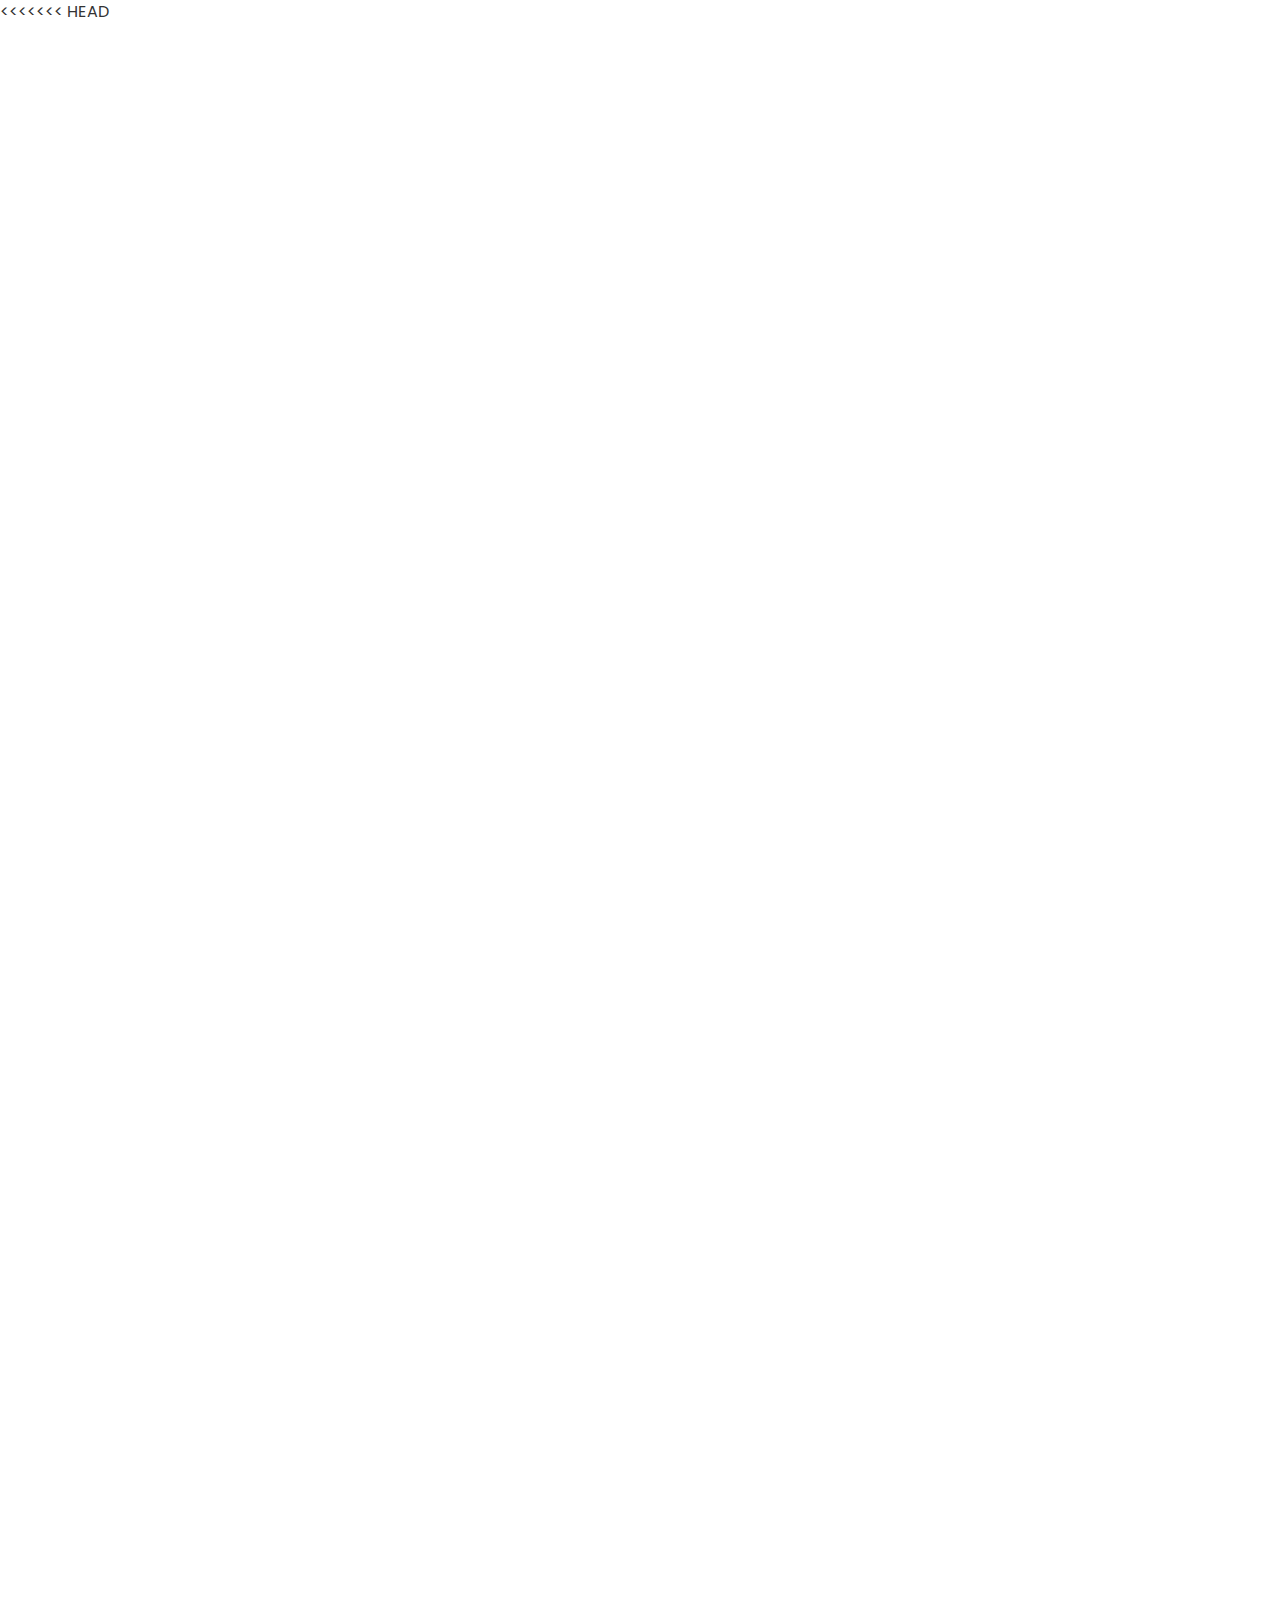
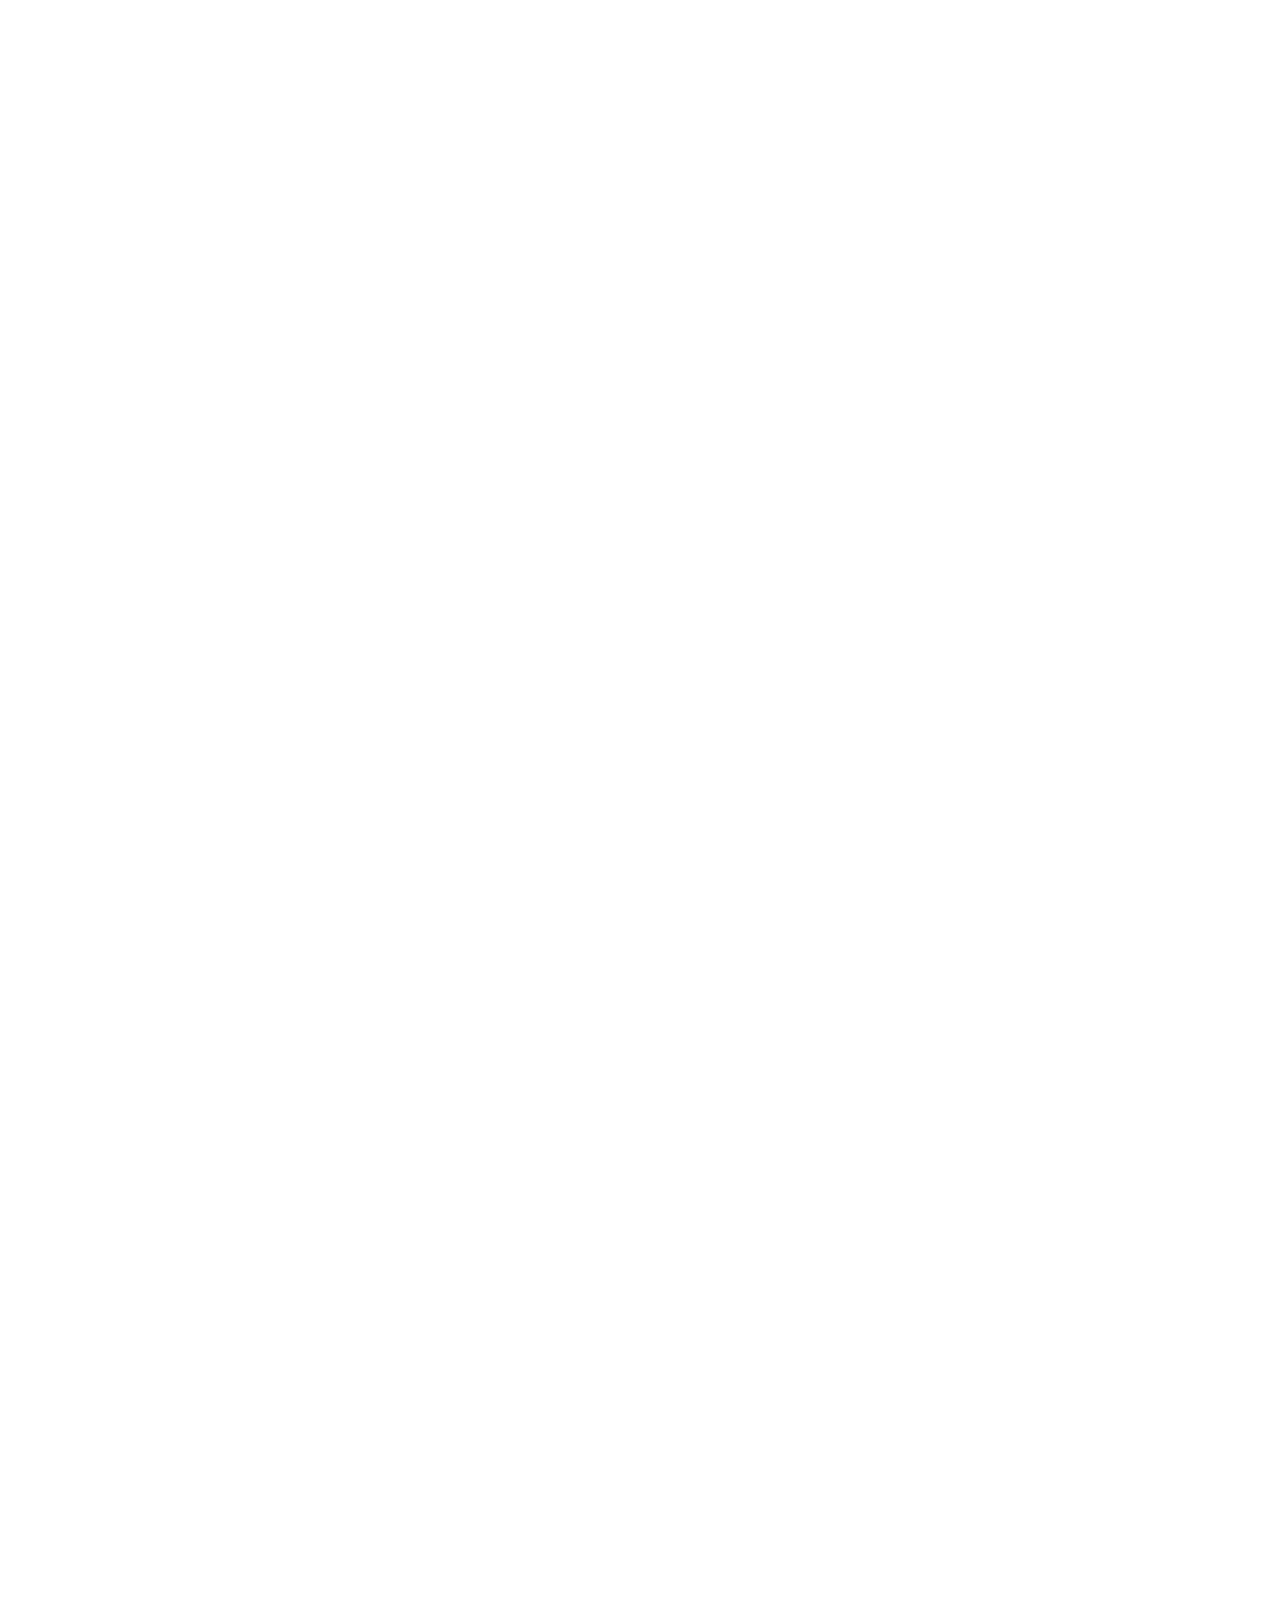
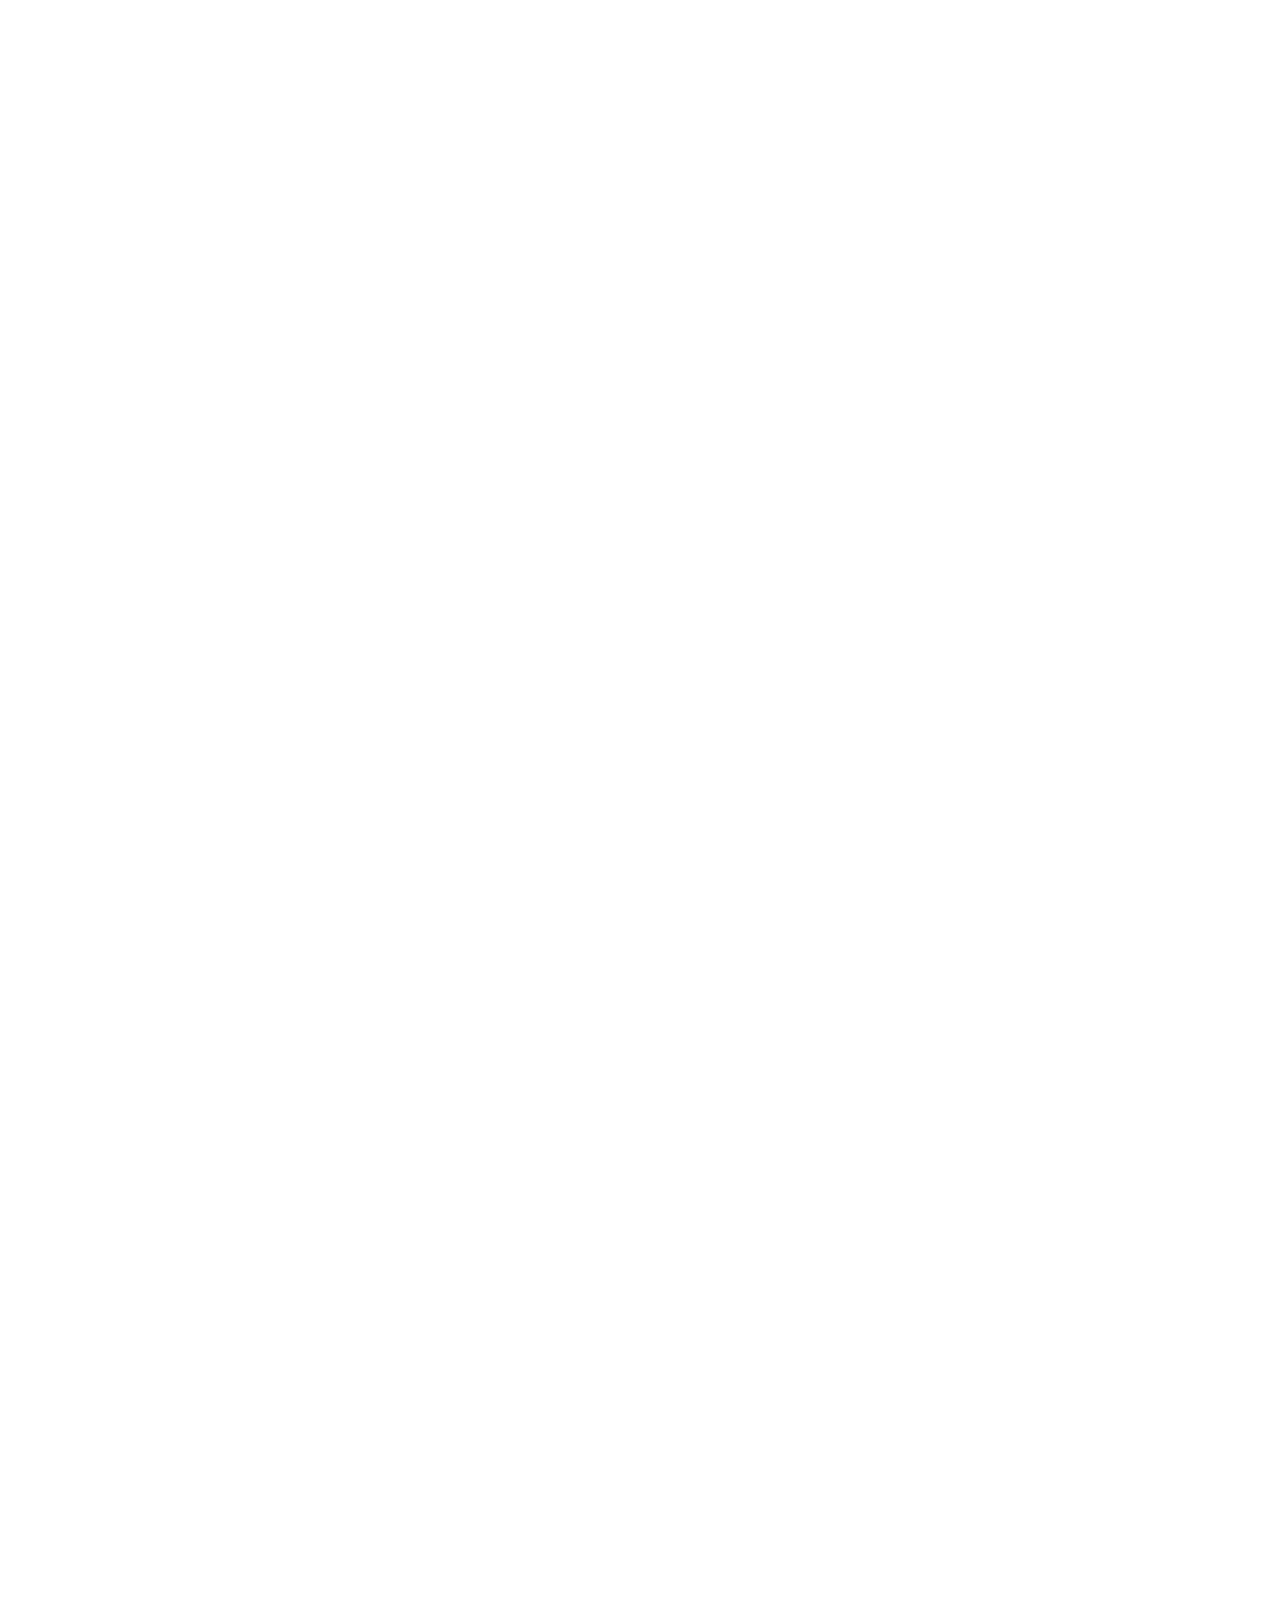
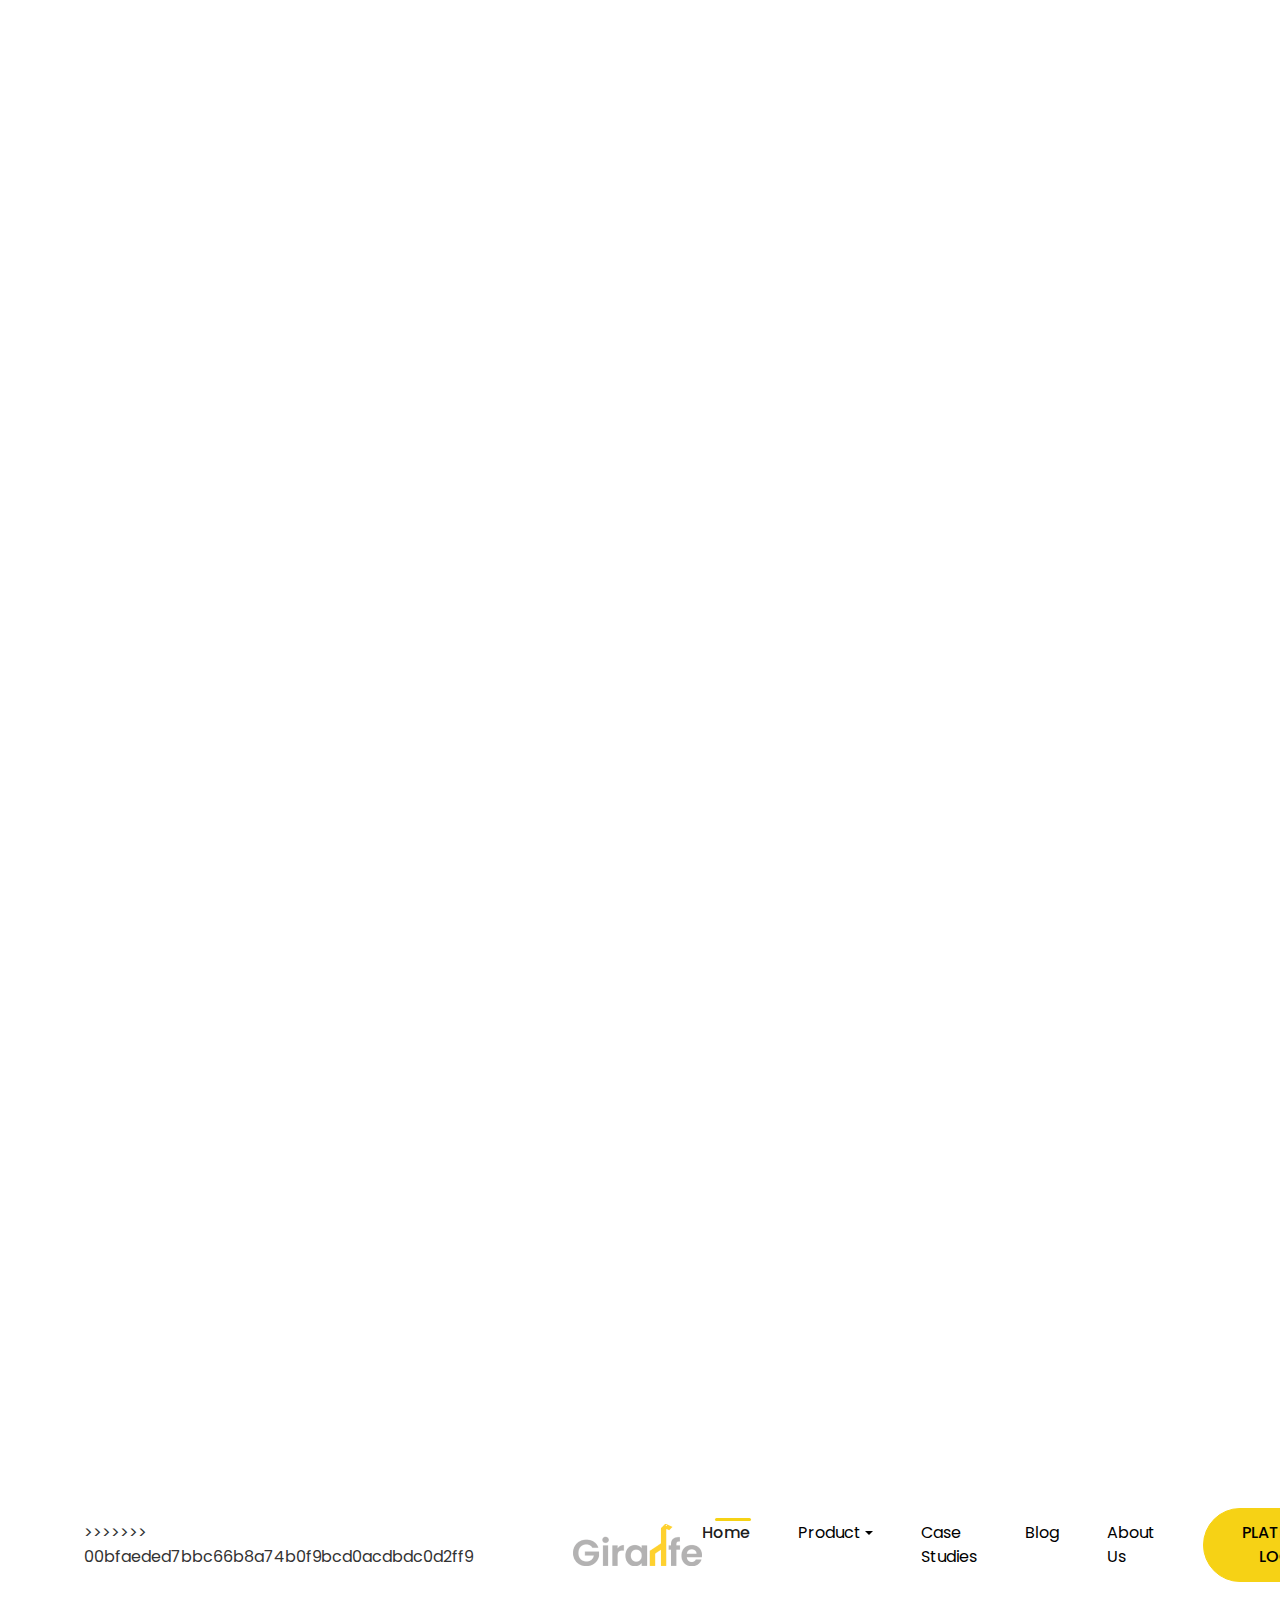
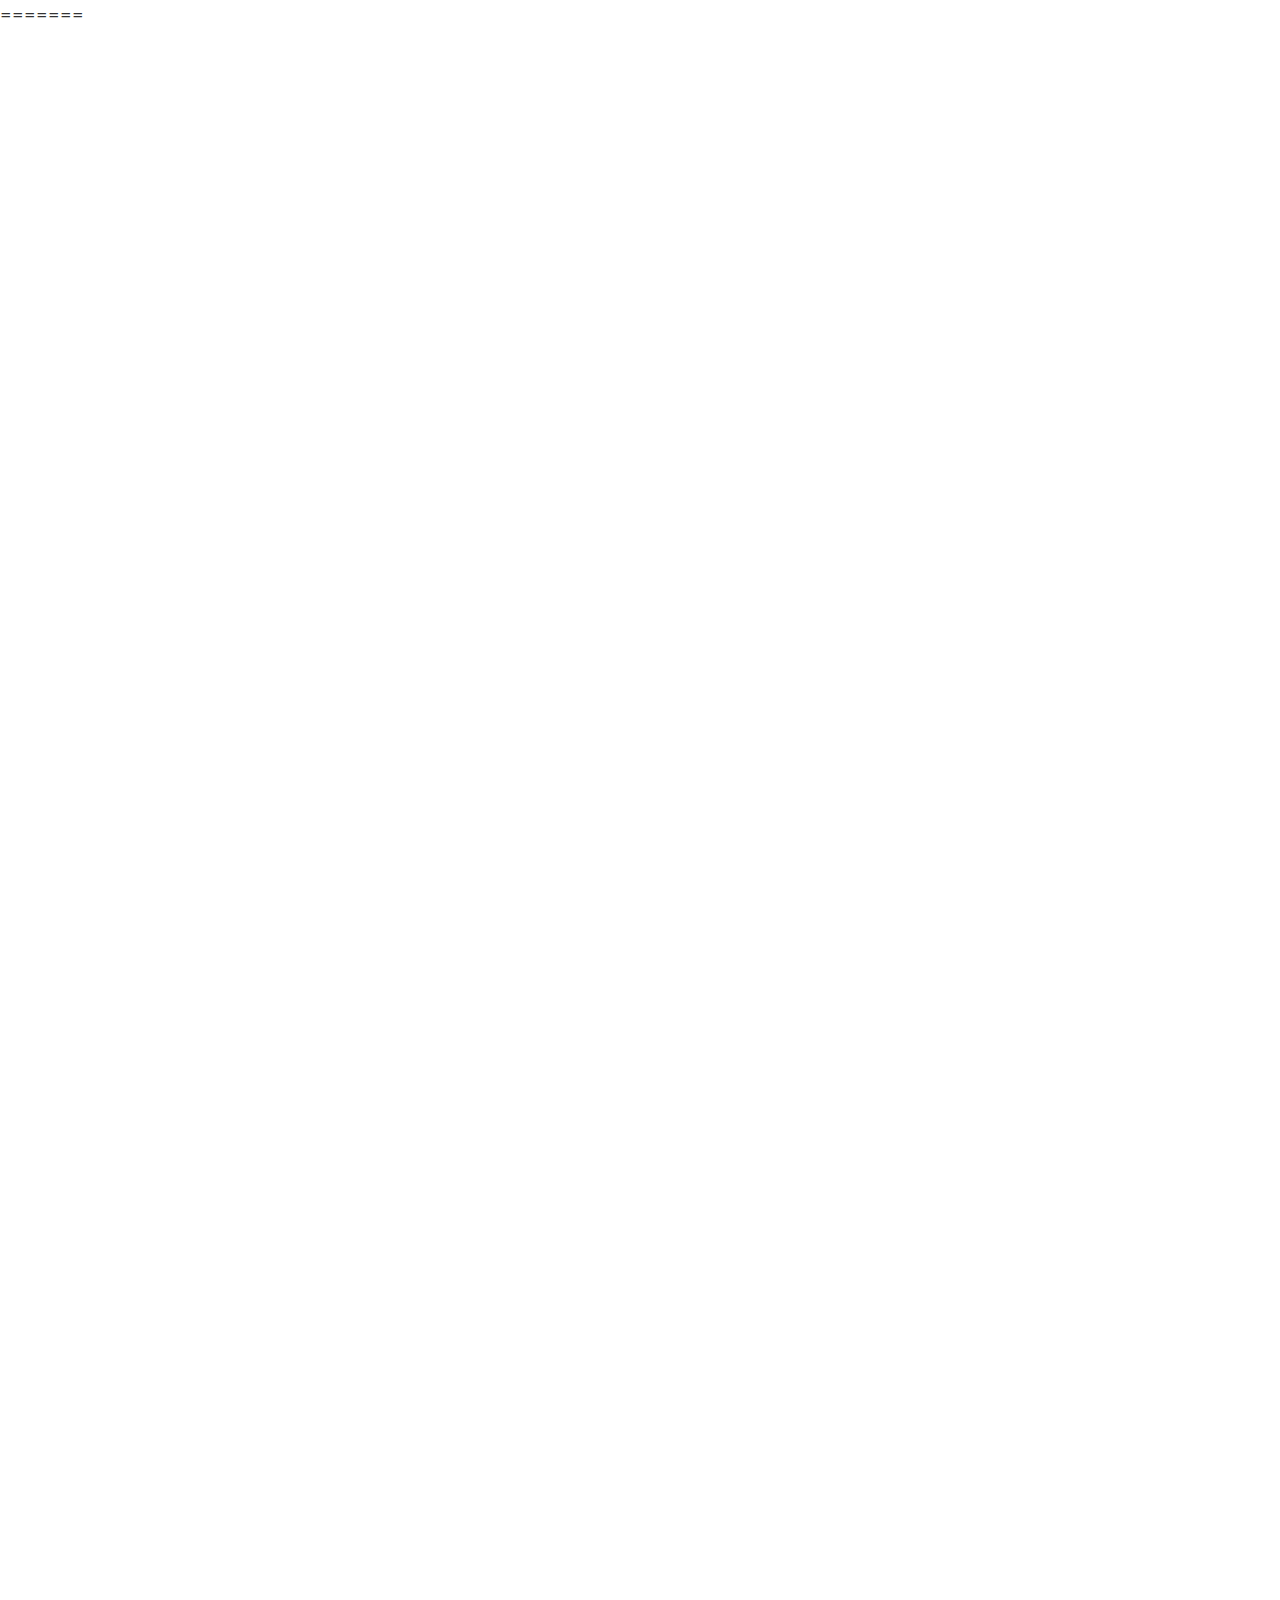
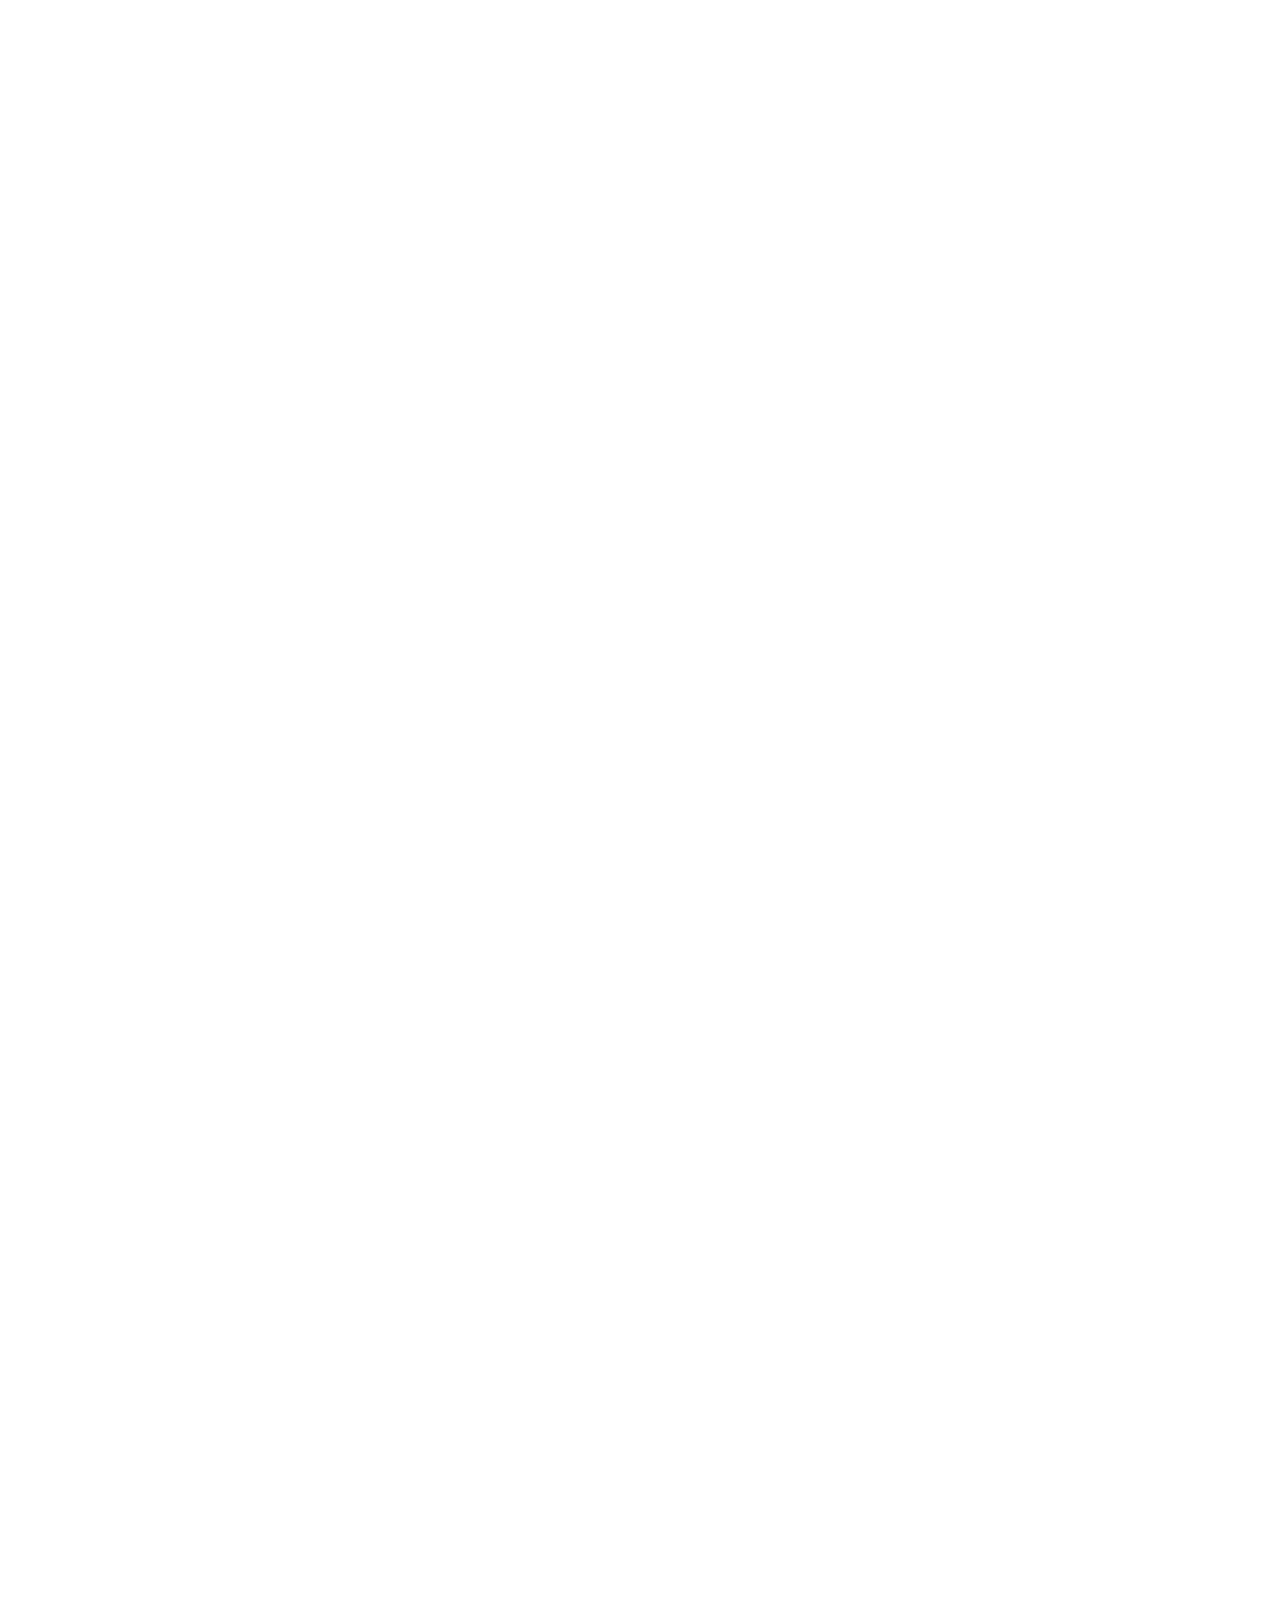
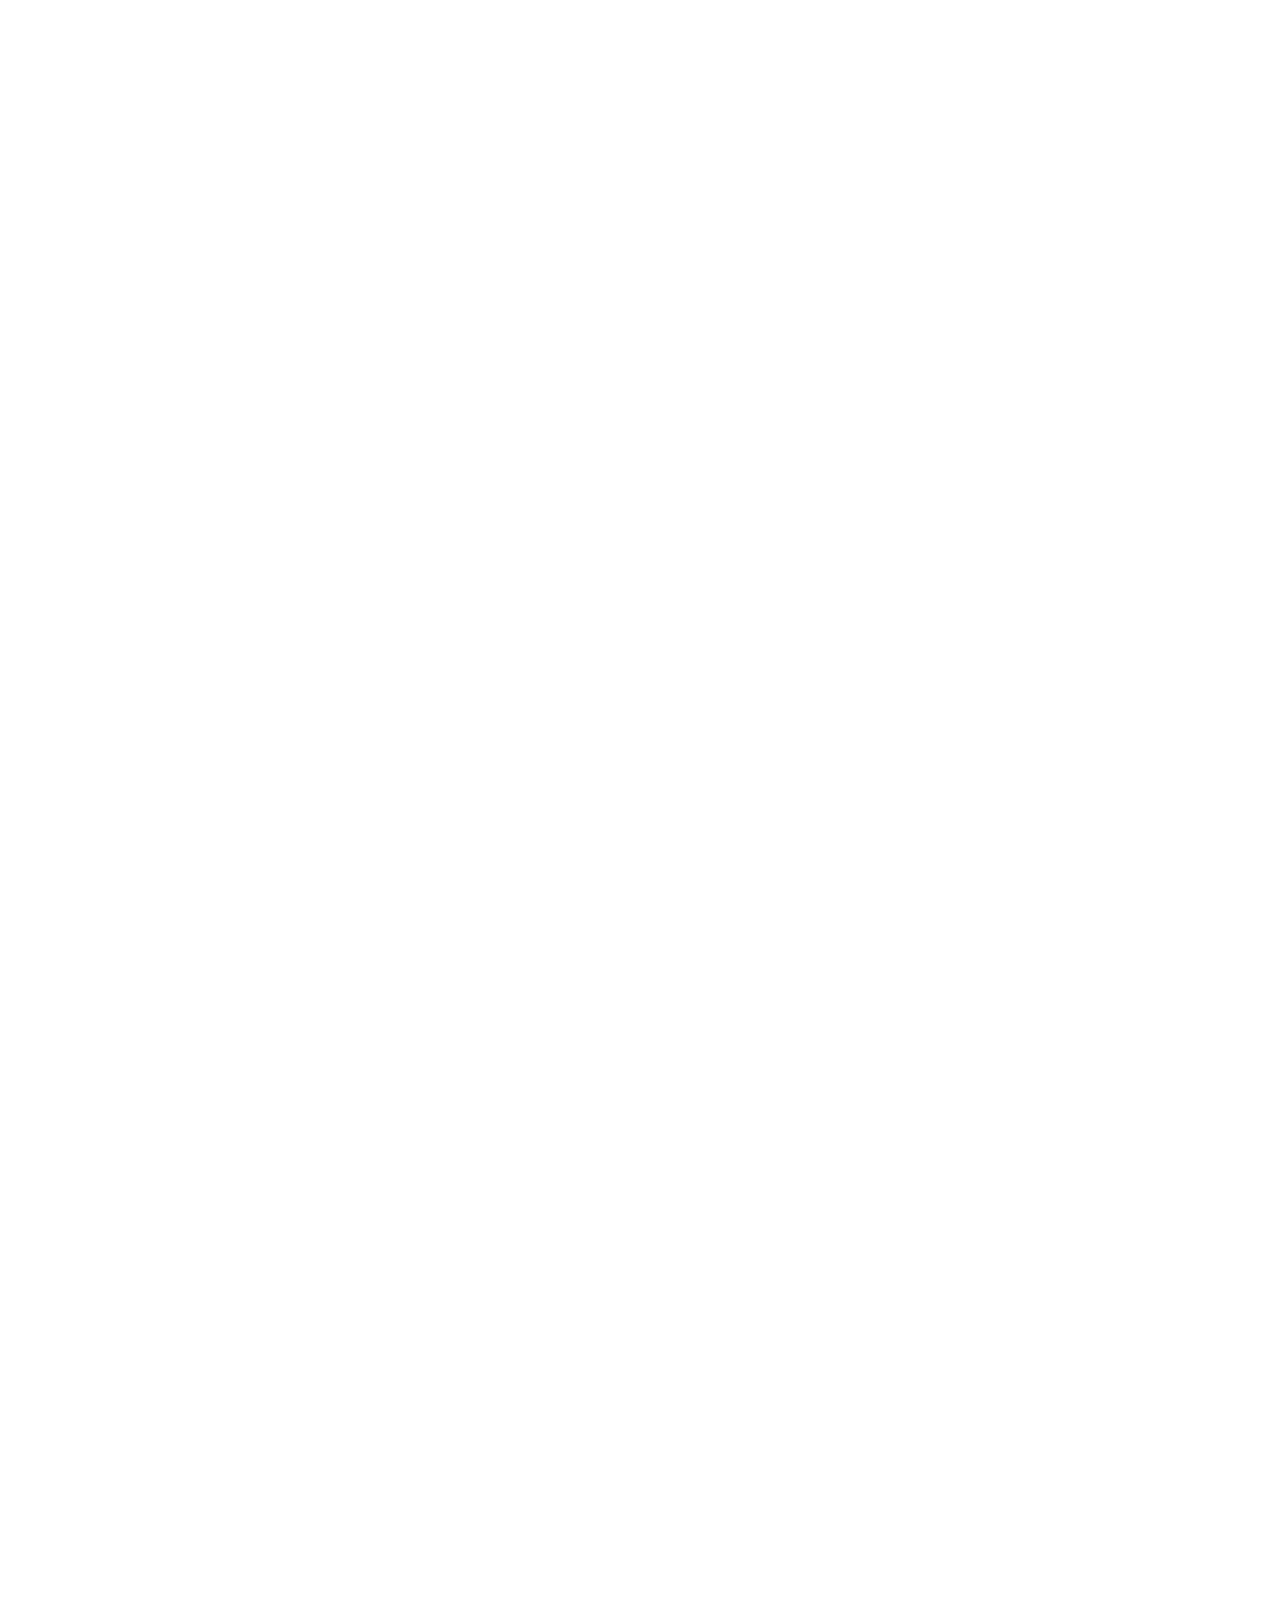
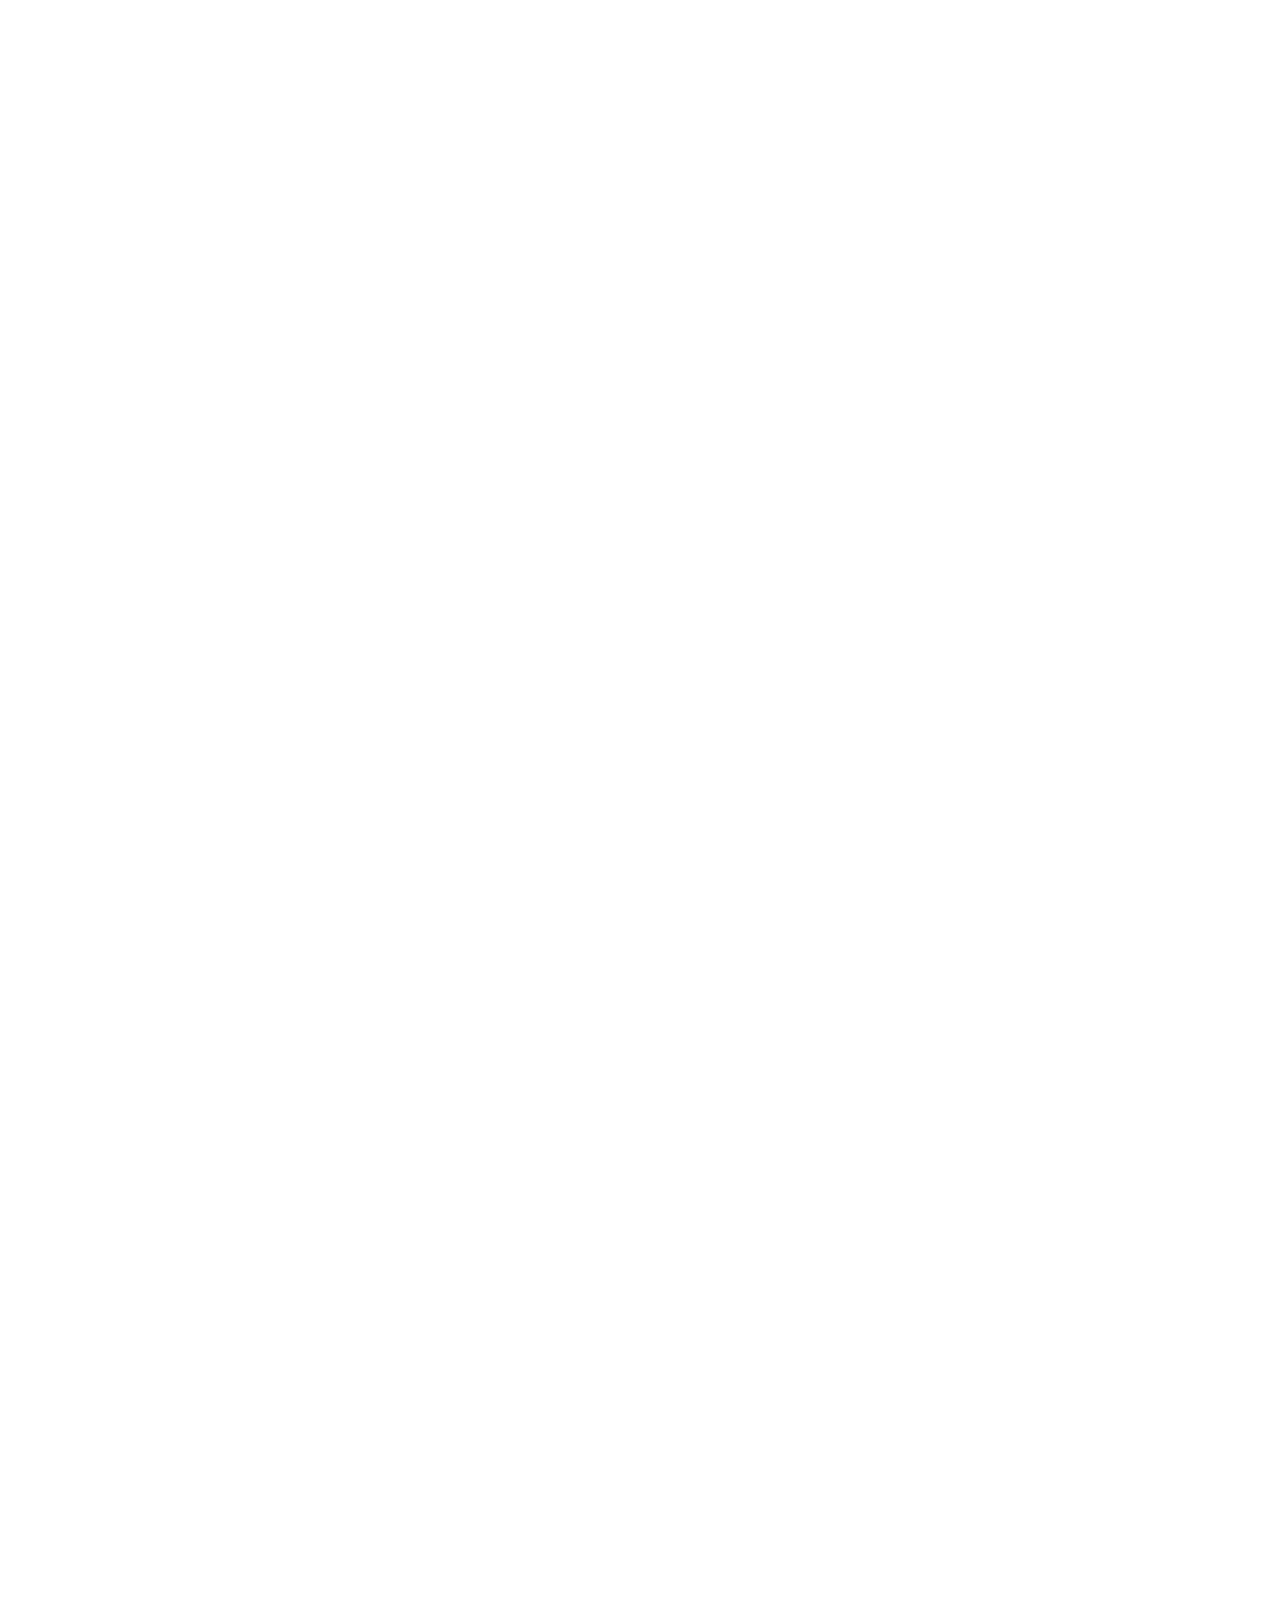
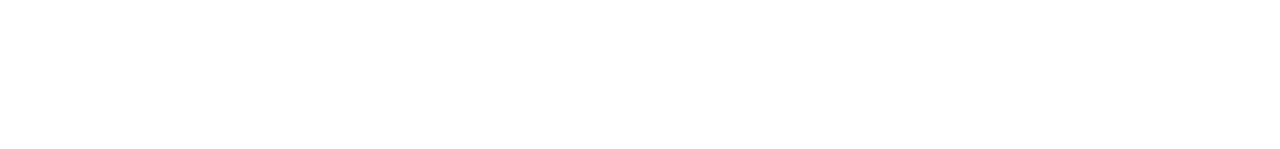
<file: index.html>
<!DOCTYPE html>
<html lang="en">
  <head>
    <meta charset="UTF-8" />
    <meta http-equiv="X-UA-Compatible" content="IE=edge" />
    <meta name="viewport" content="width=device-width, initial-scale=1.0" />
    <title>Home</title>
    <link rel="stylesheet" href="css/custom.min.css" />
    <script defer src="js/bootstrap.min.js"></script>
  </head>
  <body>
    <!-- NavBar -->

<<<<<<< HEAD
    <nav class="navbar navbar-expand-lg navbar-light py-0">
=======
    <nav class="navbar navbar-expand-lg navbar-light">
>>>>>>> 00bfaeded7bbc66b8a74b0f9bcd0acdbdc0d2ff9
      <div
        class="
          container
          section-container
          d-flex
          align-items-center
          justify-content-between
        "
      >
        <img src="./assets/images/Giraffe_logo.png" alt="logo" />
        <button
          class="navbar-toggler"
          type="button"
          data-bs-toggle="collapse"
          data-bs-target="#navbarSupportedContent"
          aria-controls="navbarSupportedContent"
          aria-expanded="false"
          aria-label="Toggle navigation"
        >
          <span class="navbar-toggler-icon"></span>
        </button>
        <div
          class="collapse navbar-collapse flex-lg-grow-0"
          id="navbarSupportedContent"
        >
          <ul class="navbar-nav">
            <li class="nav-item">
              <a class="nav-link active" aria-current="page" href="#">Home</a>
            </li>

            <li class="nav-item dropdown">
              <a
                class="nav-link dropdown-toggle d-flex align-items-center"
                href="#"
                id="navbarDropdown"
                role="button"
                data-bs-toggle="dropdown"
                aria-expanded="false"
              >
                Product
              </a>
              <ul class="dropdown-menu" aria-labelledby="navbarDropdown">
                <li><a class="dropdown-item" href="#">Action</a></li>
                <li><a class="dropdown-item" href="#">Another action</a></li>
                <li><hr class="dropdown-divider" /></li>
                <li>
                  <a class="dropdown-item" href="#">Something else here</a>
                </li>
              </ul>
            </li>
            <li class="nav-item">
              <a class="nav-link" href="#">Case Studies</a>
            </li>
            <li class="nav-item">
              <a class="nav-link" href="#">Blog</a>
            </li>
            <li class="nav-item">
              <a class="nav-link" href="#">About Us</a>
            </li>
          </ul>
        </div>
        <button
          class="btn btn-primary rounded-pill login-button text-uppercase"
          type="submit"
        >
          platform login
        </button>
      </div>
    </nav>

    <!-- NavBar -->
    <div class="home-page">
      <section class="container">
        <div class="row section-container first-section">
          <div class="col-lg-6 col-12 first-section__header">
            <h1 class="text-dark">
              Rethinking the way that mobile CCTV towers are controlled
            </h1>
            <p class="text-dark">
              Cost effective electronic control units and state of the art
              <br />
              management software for mobile CCTV towers.
            </p>
          </div>
          <div class="col-lg-6 col-12 first-section__image">
            <img
              class="img-fluid"
              src="/assets/images/home/intro-bg.png"
              alt=""
            />
          </div>
        </div>
      </section>

      <section class="container">
        <div class="section-container second-section row">
          <div class="col-5">
            <h3 class="text-primary text-hallelujah">
              Giraffe's product is a simple fit and the software makes it easy
              for my customers to use their towers.
            </h3>
          </div>
          <div class="col-6 offset-1 second-sction--right">
            <p class="text-dark">
              Designed for deployable CCTV tower manufacturers, the Giraffe
              solution comprises a control unit and cloud based software
              platform that is:
            </p>
            <ul>
              <li>Plug and play</li>
              <li>Cost effective</li>
              <li>Better than your current solution</li>
            </ul>
            <p>
              The Giraffe system can be fitted to any mobile CCTV tower or
              deployable camera system.
            </p>
            <p>
              Giraffe’s cloud CCTV software will transform your customer
              experience.
            </p>
          </div>
        </div>
      </section>

      <section class="container">
        <div
          class="
            row
            section-container
            third-section
            justify-content-center
            align-items-center
          "
        >
          <div class="col-6 text-center">
            <h3 class="text-hallelujah text-white">Interested? Get a demo</h3>
            <div class="d-flex align-items-center demo-form">
              <input
                type="email"
                class="form-control rounded-pill"
                id="companyEmail"
                aria-describedby="companyEmail"
                placeholder="Company Email"
              />
              <button class="btn btn-primary rounded-pill text-black">
                Get a demo
              </button>
            </div>
          </div>
        </div>
      </section>

      <section class="container">
        <div class="fourth-section section-container row position-relative">
          <div class="col-6 fourth-section__img">
            <img
              class="img-fluid"
              src="assets/images/home/machine-bg.png"
              alt="machine"
            />
          </div>
          <div class="col-6 fourth-section__text">
            <h2 class="fw-bold">Why do you need Giraffe?</h2>
            <p class="foruth-section__text__first">
              You <b>know</b> your CCTV towers would be better if you had your
              own custom software for managing them. You <b>wish</b> you could
              reduce the number of different systems inside the tower.
            </p>
            <ul class="fw-semi">
              <li>
                Why can’t we see and control all of our towers on one platform?
              </li>
              <li>
                Why do I have 3 different apps to control and monitor the
                towers?
              </li>
              <li>Why do I have log in to the router to operate the siren?</li>
              <li>Why do I get so many false alerts?</li>
            </ul>
            <p>Do any of these questions sound familiar?</p>
            <p>
              With Giraffe, you can focus on building and selling great CCTV
              towers. We’ll make sure you have the best software and can provide
              the best service and support.
            </p>
          </div>
        </div>
      </section>

      <section class="container">
        <div
          class="
            section-container
            fifth-section
            row
            text-white
            align-items-center
          "
        >
          <div class="col-8 fifth-section__text">
            <h2 class="text-hallelujah">
              Do you need help in any aspect of tower design, operation and
              creation? Consult us!
            </h2>
            <p>
              Do you think that solar powered towers are a sustainable solution?
              We are experts in solar and the control and management of CCTV
              towers.
            </p>
            <p>
              Do you have complex customer requirements such as thermal imaging
              cameras? ANPR? PIRs?
            </p>
            <p>Whatever it is, we can help!</p>
            <p>
              We will work with you to understand what you need and deliver a
              system that is for you to integrate into your tower builds.
            </p>
            <button class="btn btn-primary rounded-pill">Contact us</button>
          </div>
          <div class="col-2 ms-auto">
            <img
              class="img-fluid"
              src="./assets/images/home/tower-white-outline 7.png"
              alt="tower"
            />
          </div>
        </div>
      </section>

      <section class="container">
        <div class="sixth-section section-container row position-relative">
          <div class="col-6 sixth-section__videos">
            <div class="">
              <h2>The control unit explained</h2>
              <img
                class="img-fluid"
                src="./assets/images/home/video-ph.png"
                alt="video-ph"
              />
            </div>
            <div class="">
              <h2>The software demonstrated</h2>
              <img
                class="img-fluid"
                src="./assets/images/home/video-ph.png"
                alt="video-ph"
              />
            </div>
          </div>
          <div class="col-6 sixth-section__img">
            <img
              class="img-fluid"
              src="./assets/images/home/phone-img.png"
              alt="hand holding app"
            />
          </div>
        </div>
      </section>

      <section class="container">
        <div class="seventh-section section-container row text-white">
          <div class="col-12">
            <h3 class="text-hallelujah">
              But we just make towers, we don’t touch the software! No excuses
              now, Giraffe makes it easy.
            </h3>
            <p>
              Nobody wants to deliver a poor solution and experience to your
              customers and also miss out on revenue.
            </p>
            <p>
              Customer’s are waking up to the number of ineffective, complicated
              and expensive CCTV systems being sold. Increasingly, customers
              want to self manage their towers rather than solely rely on a
              monitoring centre. Your competitors are busy working on their own
              software solutions in response to customer demand.
            </p>
            <p>
              With Giraffe, you have no excuse. If your customer wants a turn
              key tower, you can offer it. Our solution is probably easier to
              install than what you currently do and we are on hand to help with
              any support or technical issues.
            </p>
          </div>
        </div>
      </section>

      <section class="container">
        <div
          class="
            eight-section
            section-container
            row
            align-items-center
            justify-content-center
          "
        >
          <div class="col-8 p-0 text-center">
            <h3 class="text-hallelujah">
              How tall are you? Can you see the obvious?
            </h3>
            <h4 class="text-hallelujah">
              Giraffe are changing the way that CCTV towers are created and
              operated.
            </h4>
            <button class="btn btn-dark rounded-pill text-uppercase">
              Contact us
            </button>
          </div>
        </div>
      </section>

      <section class="container">
        <div class="nineth-section section-container row position-relative">
          <div class="col-6 nineth-section__list">
            <ul class="ps-0">
              <li class="d-flex">
                <div>
                  <img
                    class="img-fluid"
                    src="./assets/images/home/nine-li-one.png"
                    alt=""
                  />
                </div>
                <div class="nineth-section__list__text">
                  <h5 class="text-semi">Works Out Of The Box</h5>
                  <p>
                    A CCTV towe should be usable from the moment the customer
                    receives it. It shouldn’t need complex setup or
                    configuration by an expert.
                  </p>
                </div>
              </li>
              <li class="d-flex">
                <div>
                  <img
                    class="img-fluid"
                    src="./assets/images/home/nine-li-two.png"
                    alt=""
                  />
                </div>
                <div class="nineth-section__list__text">
                  <h5 class="text-semi">Cloud Based</h5>
                  <p>
                    The software should be easy and intuitive to use with no
                    training.
                  </p>
                </div>
              </li>
              <li class="d-flex">
                <div>
                  <img
                    class="img-fluid"
                    src="./assets/images/home/nine-li-three.png"
                    alt=""
                  />
                </div>
                <div class="nineth-section__list__text">
                  <h5 class="text-semi">Safe & Secure</h5>
                  <p>
                    Giraffe dispenses with port forwarding and static IPs.
                    Giraffe has built in 2 factor authenticated and federated
                    login systems.
                  </p>
                </div>
              </li>
              <li class="d-flex">
                <div>
                  <img
                    class="img-fluid"
                    src="./assets/images/home/nine-li-three.png"
                    alt=""
                  />
                </div>
                <div class="nineth-section__list__text">
                  <h5 class="text-semi">Fully Integrated</h5>
                  <p>
                    Giraffe integrates everything into a single portal - from
                    the camera VMS application, to monitoring the status of the
                    solar panels and btteries to controlling floodlights on a
                    schedule.
                  </p>
                </div>
              </li>
            </ul>
          </div>
          <div class="col-6">
            <img
              class="img-fluid invisible nineth-section-img-ph"
              src="./assets/images/home/bg-nine.png"
              alt="giraffe"
            />
            <img
              class="img-fluid nineth-section-img"
              src="./assets/images/home/bg-nine.png"
              alt="giraffe"
            />
          </div>
        </div>
      </section>

      <section class="container">
        <div
          class="
            row
            section-container
            just-show-me-demo-section
            justify-content-center
            align-items-center
          "
        >
          <div class="col-6 text-center">
            <h2 class="text-hallelujah text-dark">Just show me the demo</h2>
            <div class="d-flex align-items-center demo-form">
              <input
                type="email"
                class="form-control rounded-pill"
                id="companyEmail"
                aria-describedby="companyEmail"
                placeholder="Company Email"
              />
              <button class="btn btn-secondary rounded-pill">Get a demo</button>
            </div>
          </div>
        </div>
      </section>

      <section class="container">
        <div class="eleventh-section">
          <div class="section-container row position-relative">
            <div class="col-5 p-0 eleventh-section__text">
              <h2 class="fw-bold">Why Giraffe?</h2>
              <p>Who else is out there with the same mission as us?</p>
              <p>
                We are a remote CCTV focused, UK based tech company with a long
                history working with IP cameras and off grid systems. We are
                specialists in what we do.
              </p>
              <p>
                No more crude work arounds, no more amateur ‘integrations’, no
                more frustration and lack of support hassle. Just a well thought
                through product that works straight out of the box.
              </p>
              <p>We just want to help your product compete.</p>
              <p>That is what makes us different.</p>
            </div>
            <div class="col-7">
              <img
                class="img-fluid eleventh-section__img mh-100"
                src="assets/images/home/man-and-phone.png"
                alt="machine"
              />
            </div>
          </div>
        </div>
      </section>

      <section class="container">
        <div class="blog-section section-container pe-0 text-white row">
          <div class="d-flex pe-5">
            <h2 class="text-hallelujah">From our CCTV Engineering blog</h2>
            <button class="btn btn-primary rounded-pill ms-auto">
              See all articles
            </button>
          </div>
          <div class="pe-1">
            <h5 class="text-bold">
              Solar powered CCTV tower design - Part 1 - design considerations
            </h5>
            <p>
              In the previous post, we did some calculations to work out how
              much power we needed to run our CCTV tower all year round. In this
              post, we are going to briefly discuss battery choices.<br />
              Continue reading...
            </p>
          </div>
        </div>
      </section>
    </div>
  </body>
</html>
</file>
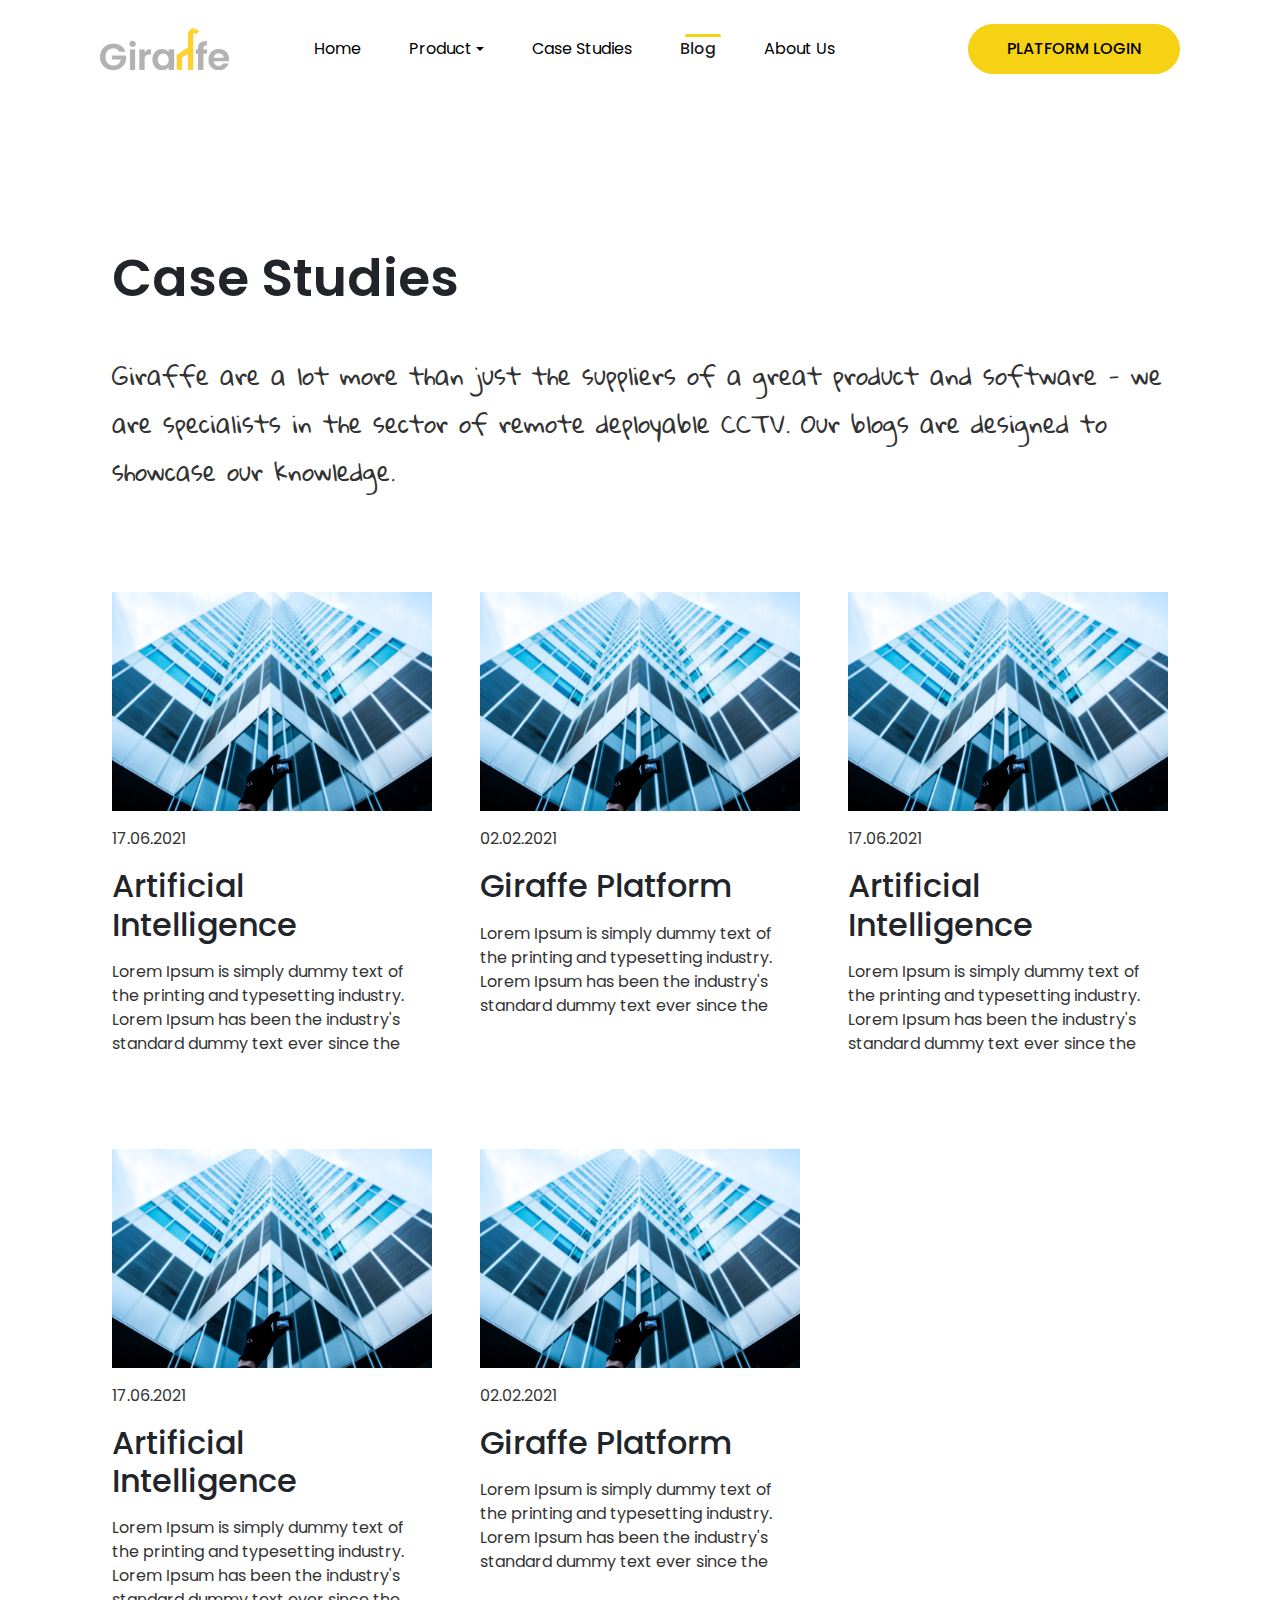
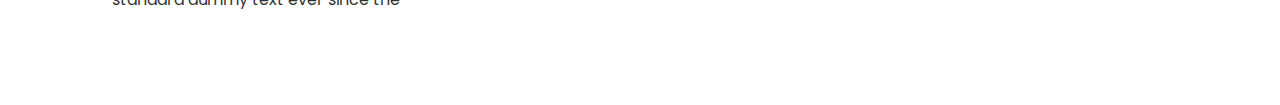
<file: blog.html>
<!DOCTYPE html>
<html lang="en">
  <head>
    <meta charset="UTF-8" />
    <meta http-equiv="X-UA-Compatible" content="IE=edge" />
    <meta name="viewport" content="width=device-width, initial-scale=1.0" />
    <title>Blog</title>
    <link rel="stylesheet" href="css/custom.min.css" />
    <script defer src="js/bootstrap.min.js"></script>
  </head>
  <body>
    <!-- NavBar -->
    <nav class="navbar navbar-expand-lg navbar-light pt-0">
      <div
        class="
          container
          section-container
          d-flex
          align-items-center
          justify-content-between
        "
      >
        <img src="./assets/images/Giraffe_logo.png" alt="logo" />
        <button
          class="navbar-toggler"
          type="button"
          data-bs-toggle="collapse"
          data-bs-target="#navbarSupportedContent"
          aria-controls="navbarSupportedContent"
          aria-expanded="false"
          aria-label="Toggle navigation"
        >
          <span class="navbar-toggler-icon"></span>
        </button>
        <div
          class="collapse navbar-collapse flex-lg-grow-0"
          id="navbarSupportedContent"
        >
          <ul class="navbar-nav">
            <li class="nav-item">
              <a class="nav-link" aria-current="page" href="#">Home</a>
            </li>

            <li class="nav-item dropdown">
              <a
                class="nav-link dropdown-toggle d-flex align-items-center"
                href="#"
                id="navbarDropdown"
                role="button"
                data-bs-toggle="dropdown"
                aria-expanded="false"
              >
                Product
              </a>
              <ul class="dropdown-menu" aria-labelledby="navbarDropdown">
                <li><a class="dropdown-item" href="#">Action</a></li>
                <li><a class="dropdown-item" href="#">Another action</a></li>
                <li><hr class="dropdown-divider" /></li>
                <li>
                  <a class="dropdown-item" href="#">Something else here</a>
                </li>
              </ul>
            </li>
            <li class="nav-item">
              <a class="nav-link" href="#">Case Studies</a>
            </li>
            <li class="nav-item">
              <a class="nav-link active" href="#">Blog</a>
            </li>
            <li class="nav-item">
              <a class="nav-link" href="#">About Us</a>
            </li>
          </ul>
        </div>
        <button
          class="btn btn-primary rounded-pill login-button text-uppercase"
          type="submit"
        >
          platform login
        </button>
      </div>
    </nav>
    <!-- NavBar -->
    <div class="blog">
      <section class="container">
        <div class="section-container">
          <div class="first-section">
            <h1 class="first-section_title text-dark">Case Studies</h1>
            <h4
              class="
                first-section_subTitle
                fw-normal
                text-hallelujah
                lh-lg
                mb-0
              "
            >
              Giraffe are a lot more than just the suppliers of a great product
              and software - we<br />
              are specialists in the sector of remote deployable CCTV. Our blogs
              are designed to<br />
              showcase our knowledge.
            </h4>
          </div>

          <!-- Cards Section -->
          <div class="card-container">
            <div class="row gx-5 cards-columns-container">
              <div class="col-lg-4">
                <div class="card-content-container">
                  <img
                    class="img-fluid"
                    src="./assets/images/blog/building.png"
                    alt="building"
                  />
                  <span
                    class="
                      card-content-container_date
                      fs-6
                      fw-normal
                      d-block
                      my-3
                    "
                    >17.06.2021</span
                  >
                  <h2 class="card-content-container_title text-dark mb-3">
                    Artificial Intelligence
                  </h2>
                  <h6 class="lh-base fw-normal">
                    Lorem Ipsum is simply dummy text of the printing and
                    typesetting industry. Lorem Ipsum has been the industry's
                    standard dummy text ever since the
                  </h6>
                </div>
              </div>

              <div class="col-lg-4">
                <div class="card-content-container">
                  <img
                    class="img-fluid"
                    src="./assets/images/blog/building.png"
                    alt="building"
                  />
                  <span
                    class="
                      card-content-container_date
                      fs-6
                      fw-normal
                      d-block
                      my-3
                    "
                    >02.02.2021</span
                  >
                  <h2 class="card-content-container_title text-dark mb-3">
                    Giraffe Platform
                  </h2>
                  <h6 class="lh-base fw-normal">
                    Lorem Ipsum is simply dummy text of the printing and
                    typesetting industry. Lorem Ipsum has been the industry's
                    standard dummy text ever since the
                  </h6>
                </div>
              </div>

              <div class="col-lg-4">
                <div class="card-content-container">
                  <img
                    class="img-fluid"
                    src="./assets/images/blog/building.png"
                    alt="building"
                  />
                  <span
                    class="
                      card-content-container_date
                      fs-6
                      fw-normal
                      d-block
                      my-3
                    "
                    >17.06.2021</span
                  >
                  <h2 class="card-content-container_title text-dark mb-3">
                    Artificial Intelligence
                  </h2>
                  <h6 class="lh-base fw-normal">
                    Lorem Ipsum is simply dummy text of the printing and
                    typesetting industry. Lorem Ipsum has been the industry's
                    standard dummy text ever since the
                  </h6>
                </div>
              </div>
            </div>

            <div class="row gx-5 cards-columns-container">
              <div class="col-lg-4">
                <div class="card-content-container">
                  <img
                    class="img-fluid"
                    src="./assets/images/blog/building.png"
                    alt="building"
                  />
                  <span
                    class="
                      card-content-container_date
                      fs-6
                      fw-normal
                      d-block
                      my-3
                    "
                    >17.06.2021</span
                  >
                  <h2 class="card-content-container_title text-dark mb-3">
                    Artificial Intelligence
                  </h2>
                  <h6 class="lh-base fw-normal">
                    Lorem Ipsum is simply dummy text of the printing and
                    typesetting industry. Lorem Ipsum has been the industry's
                    standard dummy text ever since the
                  </h6>
                </div>
              </div>

              <div class="col-lg-4">
                <div class="card-content-container">
                  <img
                    class="img-fluid"
                    src="./assets/images/blog/building.png"
                    alt="building"
                  />
                  <span
                    class="
                      card-content-container_date
                      fs-6
                      fw-normal
                      d-block
                      my-3
                    "
                    >02.02.2021</span
                  >
                  <h2 class="card-content-container_title text-dark mb-3">
                    Giraffe Platform
                  </h2>
                  <h6 class="lh-base fw-normal">
                    Lorem Ipsum is simply dummy text of the printing and
                    typesetting industry. Lorem Ipsum has been the industry's
                    standard dummy text ever since the
                  </h6>
                </div>
              </div>
            </div>
          </div>

          <!-- Cards Section -->
        </div>
      </section>
    </div>
  </body>
</html>
</file>
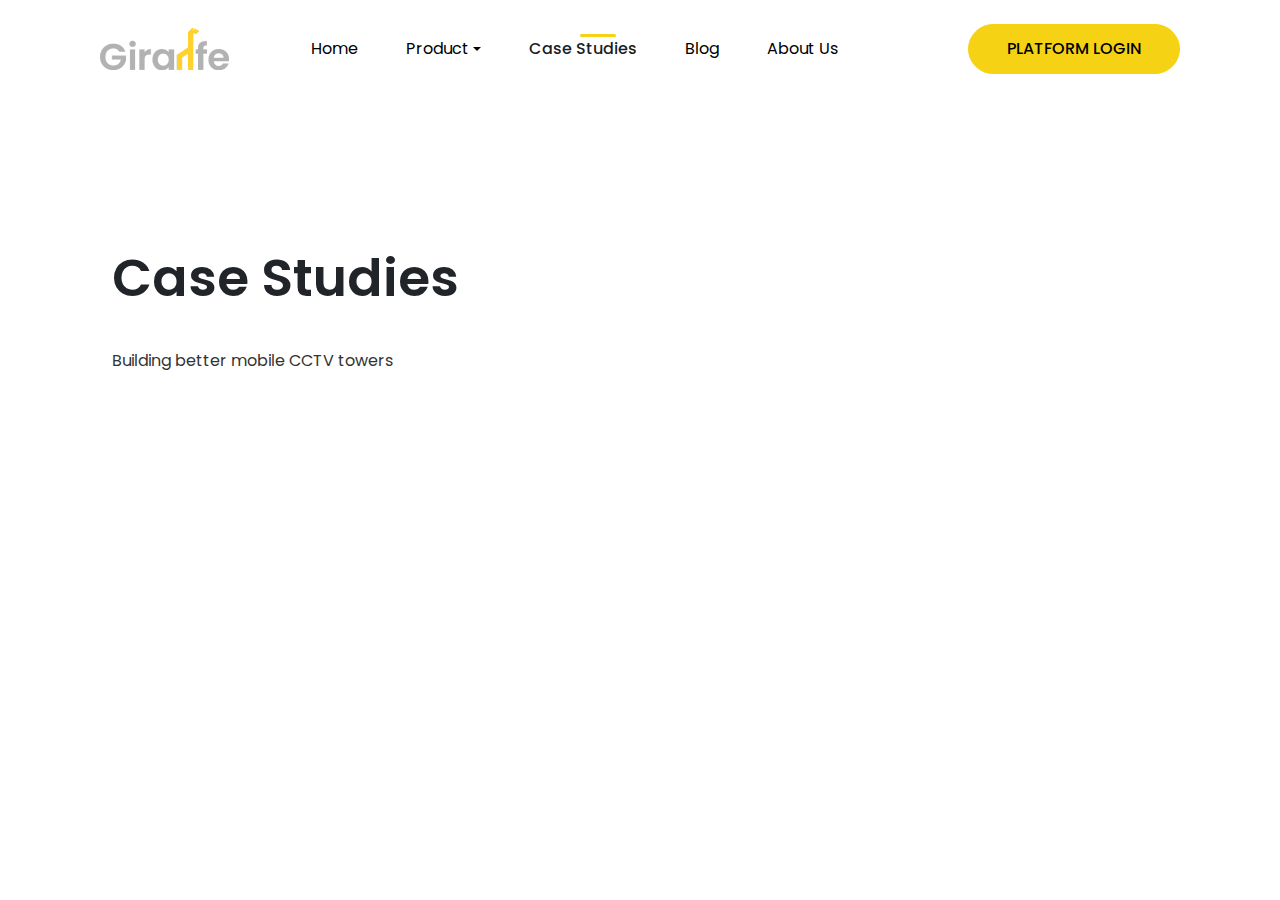
<file: case-study.html>
<!DOCTYPE html>
<html lang="en">
  <head>
    <meta charset="UTF-8" />
    <meta http-equiv="X-UA-Compatible" content="IE=edge" />
    <meta name="viewport" content="width=device-width, initial-scale=1.0" />
    <title>Case Studies</title>
    <link rel="stylesheet" href="css/custom.min.css" />
    <script defer src="js/bootstrap.min.js"></script>
  </head>
  <body>
    <!-- NavBar -->
    <nav class="navbar navbar-expand-lg navbar-light pt-0">
      <div
        class="
          container
          section-container
          d-flex
          align-items-center
          justify-content-between
        "
      >
        <img src="./assets/images/Giraffe_logo.png" alt="logo" />
        <button
          class="navbar-toggler"
          type="button"
          data-bs-toggle="collapse"
          data-bs-target="#navbarSupportedContent"
          aria-controls="navbarSupportedContent"
          aria-expanded="false"
          aria-label="Toggle navigation"
        >
          <span class="navbar-toggler-icon"></span>
        </button>
        <div
          class="collapse navbar-collapse flex-lg-grow-0"
          id="navbarSupportedContent"
        >
          <ul class="navbar-nav">
            <li class="nav-item">
              <a class="nav-link" aria-current="page" href="#">Home</a>
            </li>

            <li class="nav-item dropdown">
              <a
                class="nav-link dropdown-toggle d-flex align-items-center"
                href="#"
                id="navbarDropdown"
                role="button"
                data-bs-toggle="dropdown"
                aria-expanded="false"
              >
                Product
              </a>
              <ul class="dropdown-menu" aria-labelledby="navbarDropdown">
                <li><a class="dropdown-item" href="#">Action</a></li>
                <li><a class="dropdown-item" href="#">Another action</a></li>
                <li><hr class="dropdown-divider" /></li>
                <li>
                  <a class="dropdown-item" href="#">Something else here</a>
                </li>
              </ul>
            </li>
            <li class="nav-item">
              <a class="nav-link active" href="#">Case Studies</a>
            </li>
            <li class="nav-item">
              <a class="nav-link" href="#">Blog</a>
            </li>
            <li class="nav-item">
              <a class="nav-link" href="#">About Us</a>
            </li>
          </ul>
        </div>
        <button
          class="btn btn-primary rounded-pill login-button text-uppercase"
          type="submit"
        >
          platform login
        </button>
      </div>
    </nav>
    <!-- NavBar -->

    <div class="case-study">
      <section class="container">
        <div class="section-container first-section">
          <h1 class="first-section_title text-dark">Case Studies</h1>
          <h6 class="first-section_subTitle fw-normal">
            Building better mobile CCTV towers
          </h6>
        </div>
      </section>
    </div>
  </body>
</html>
</file>
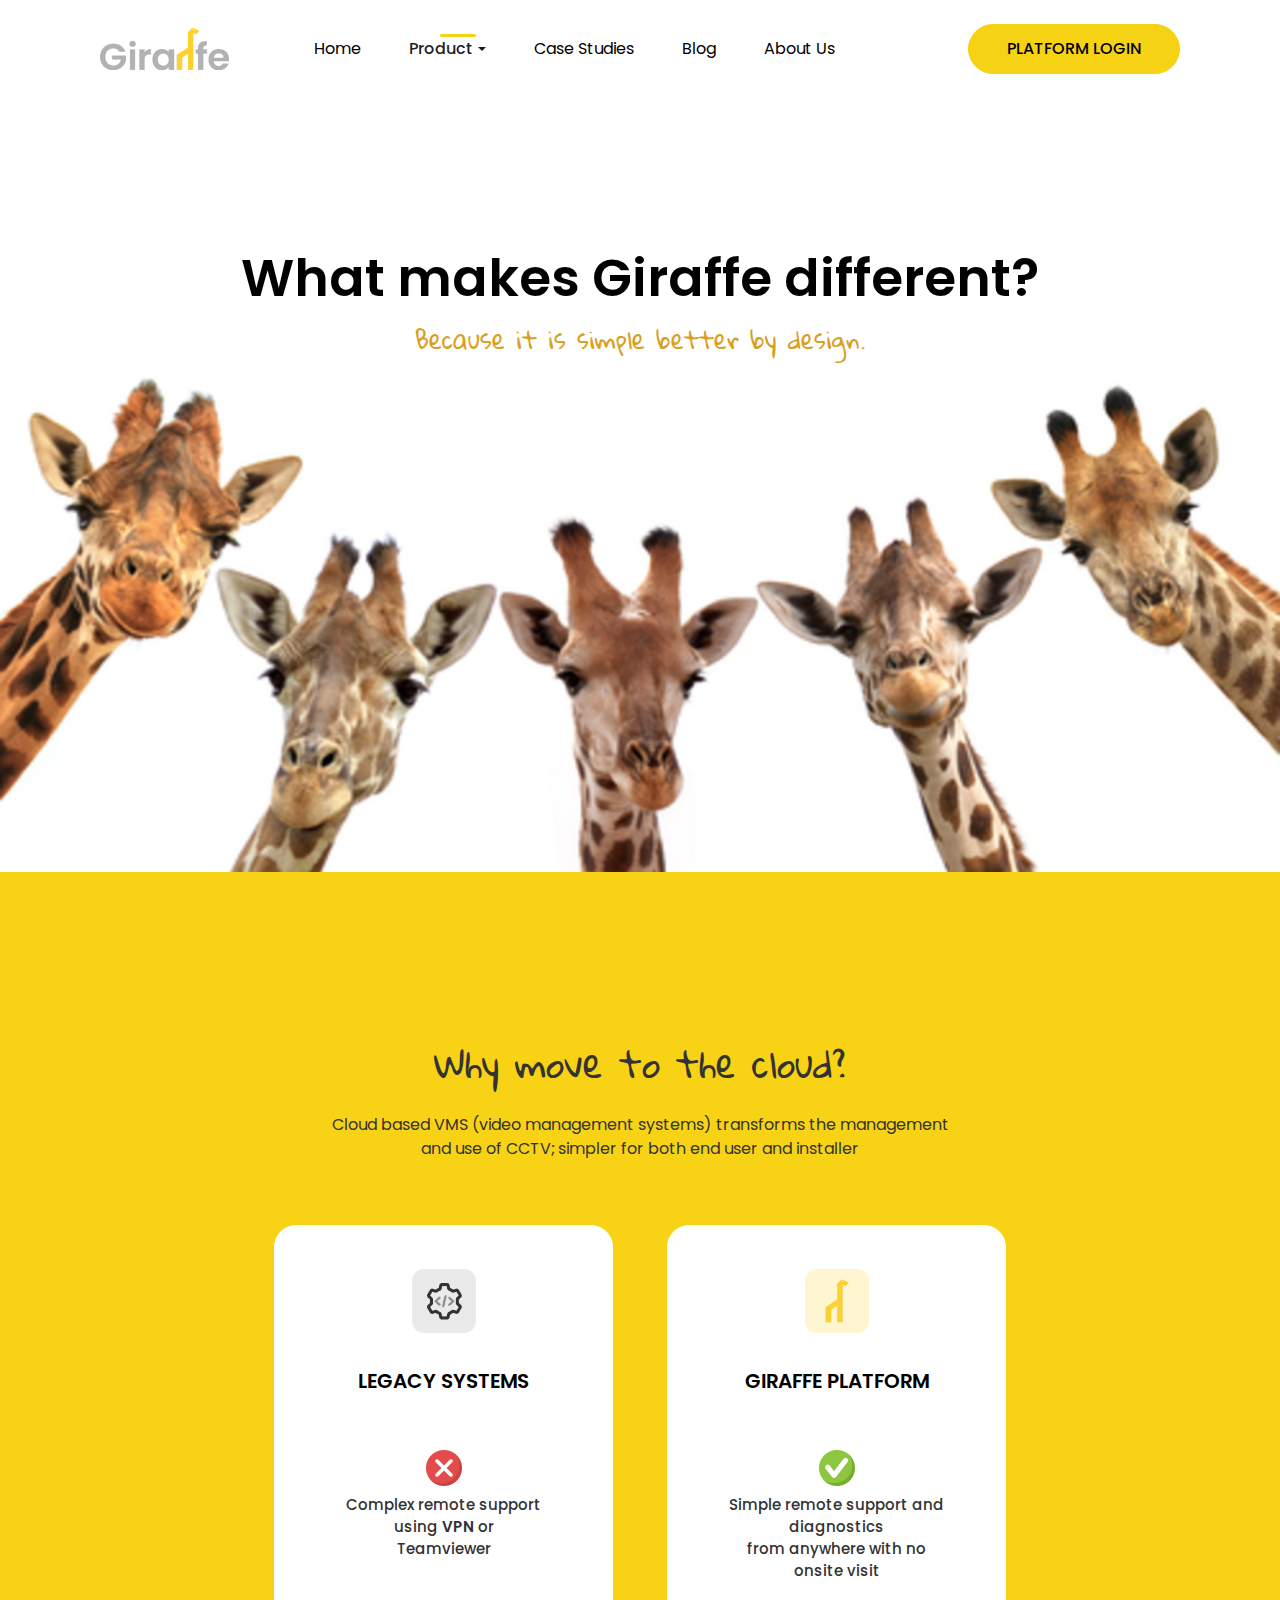
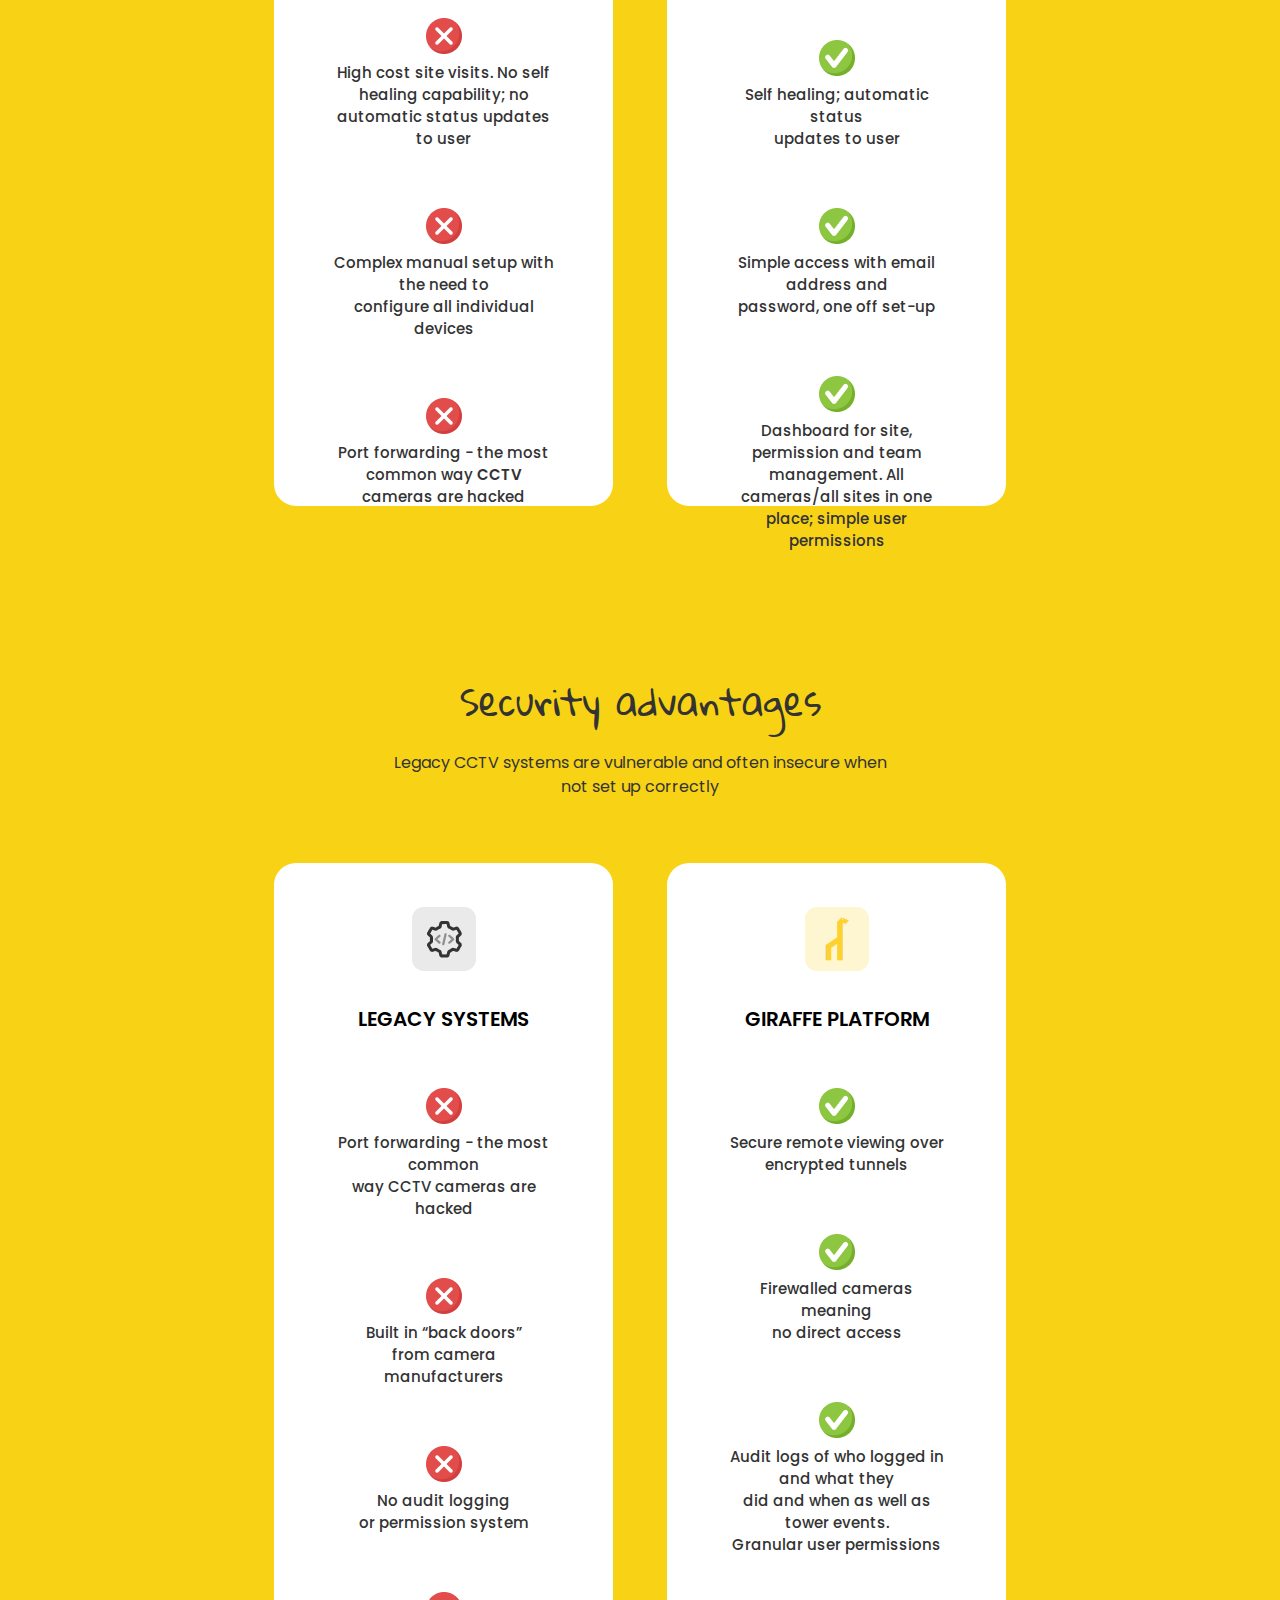
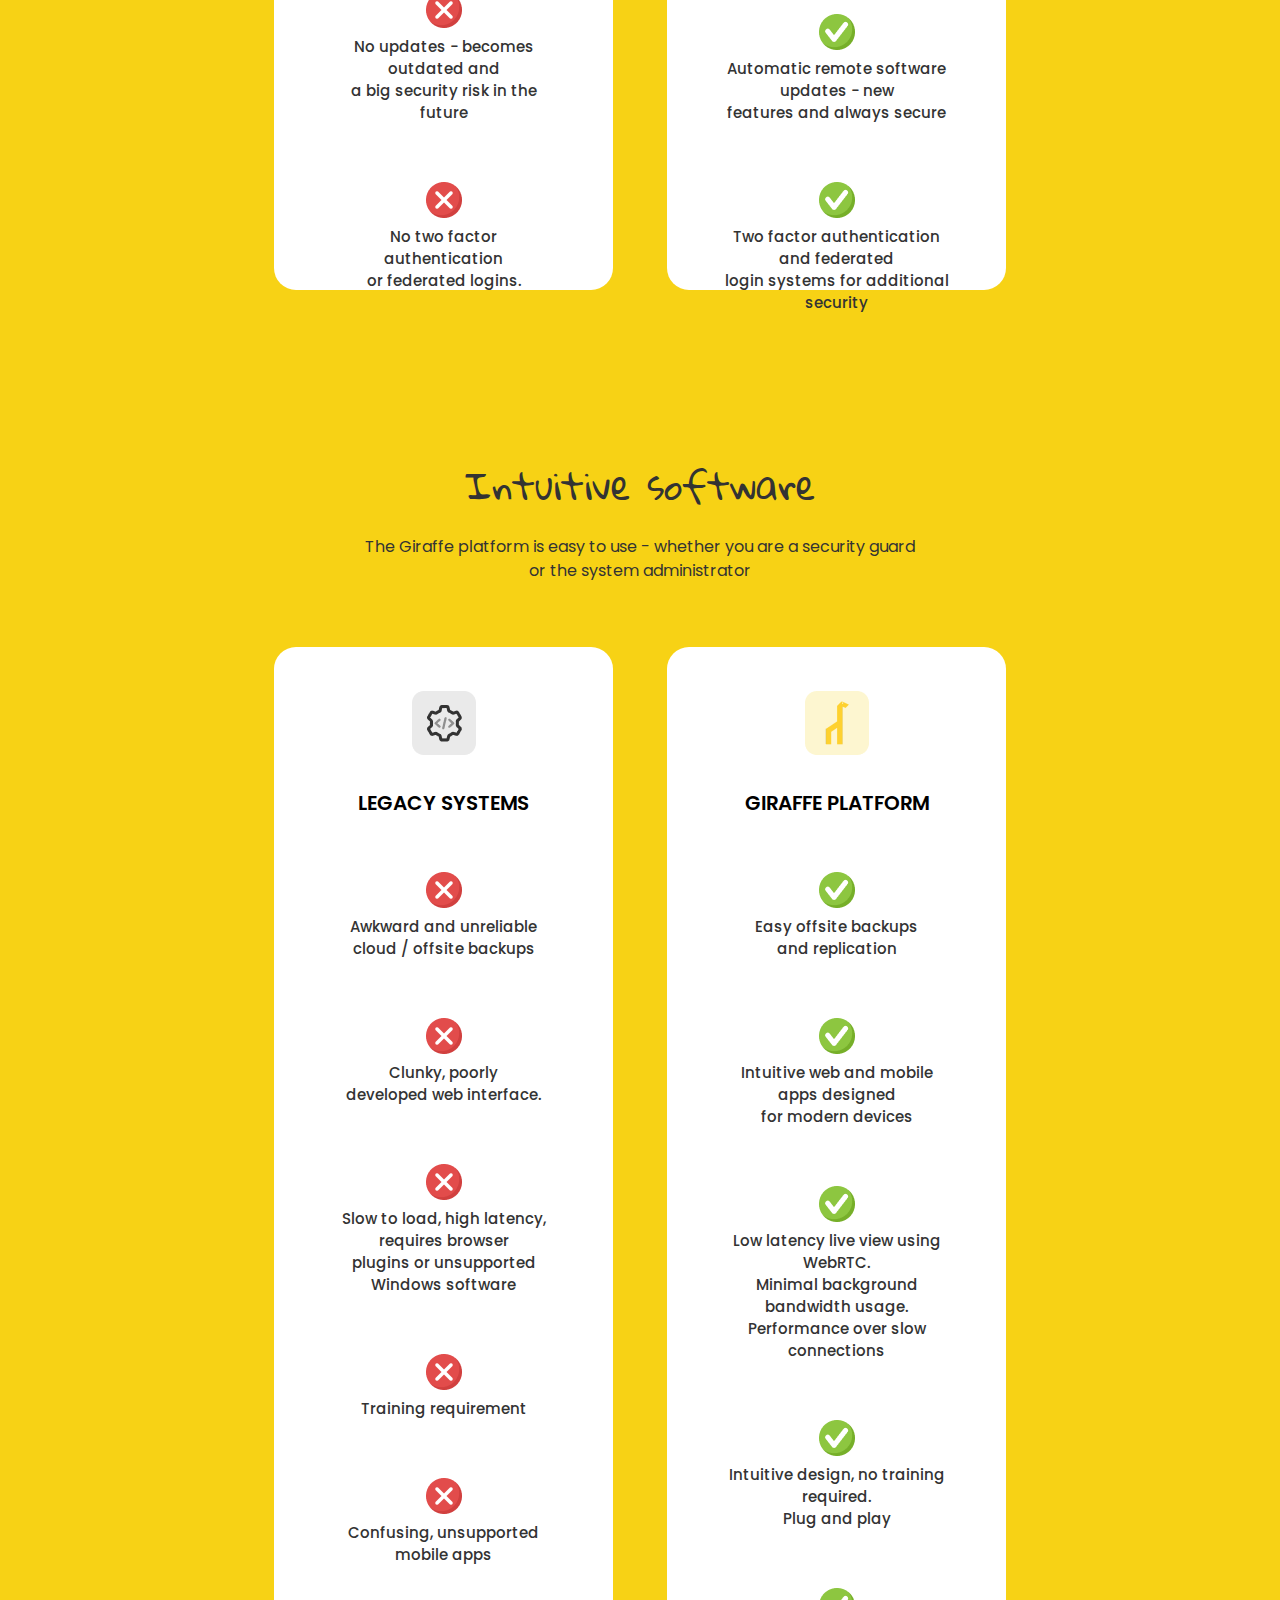
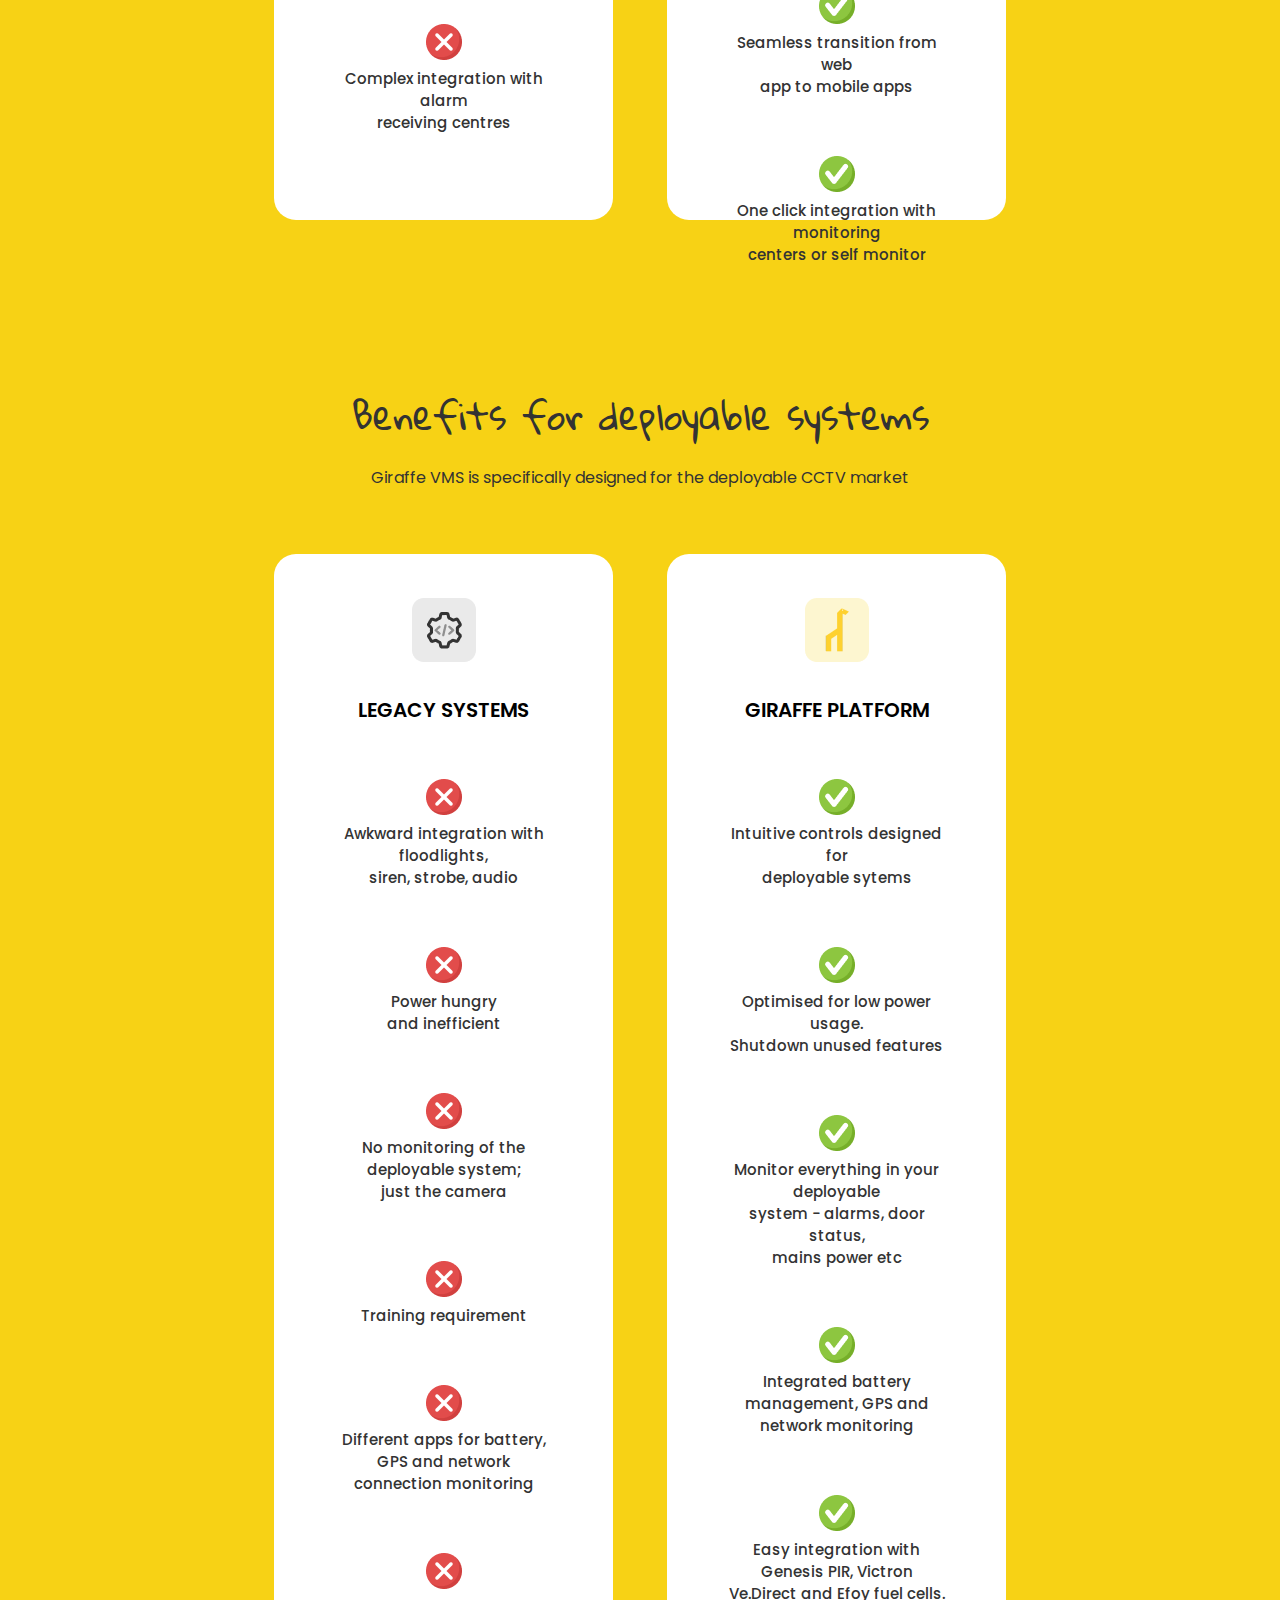
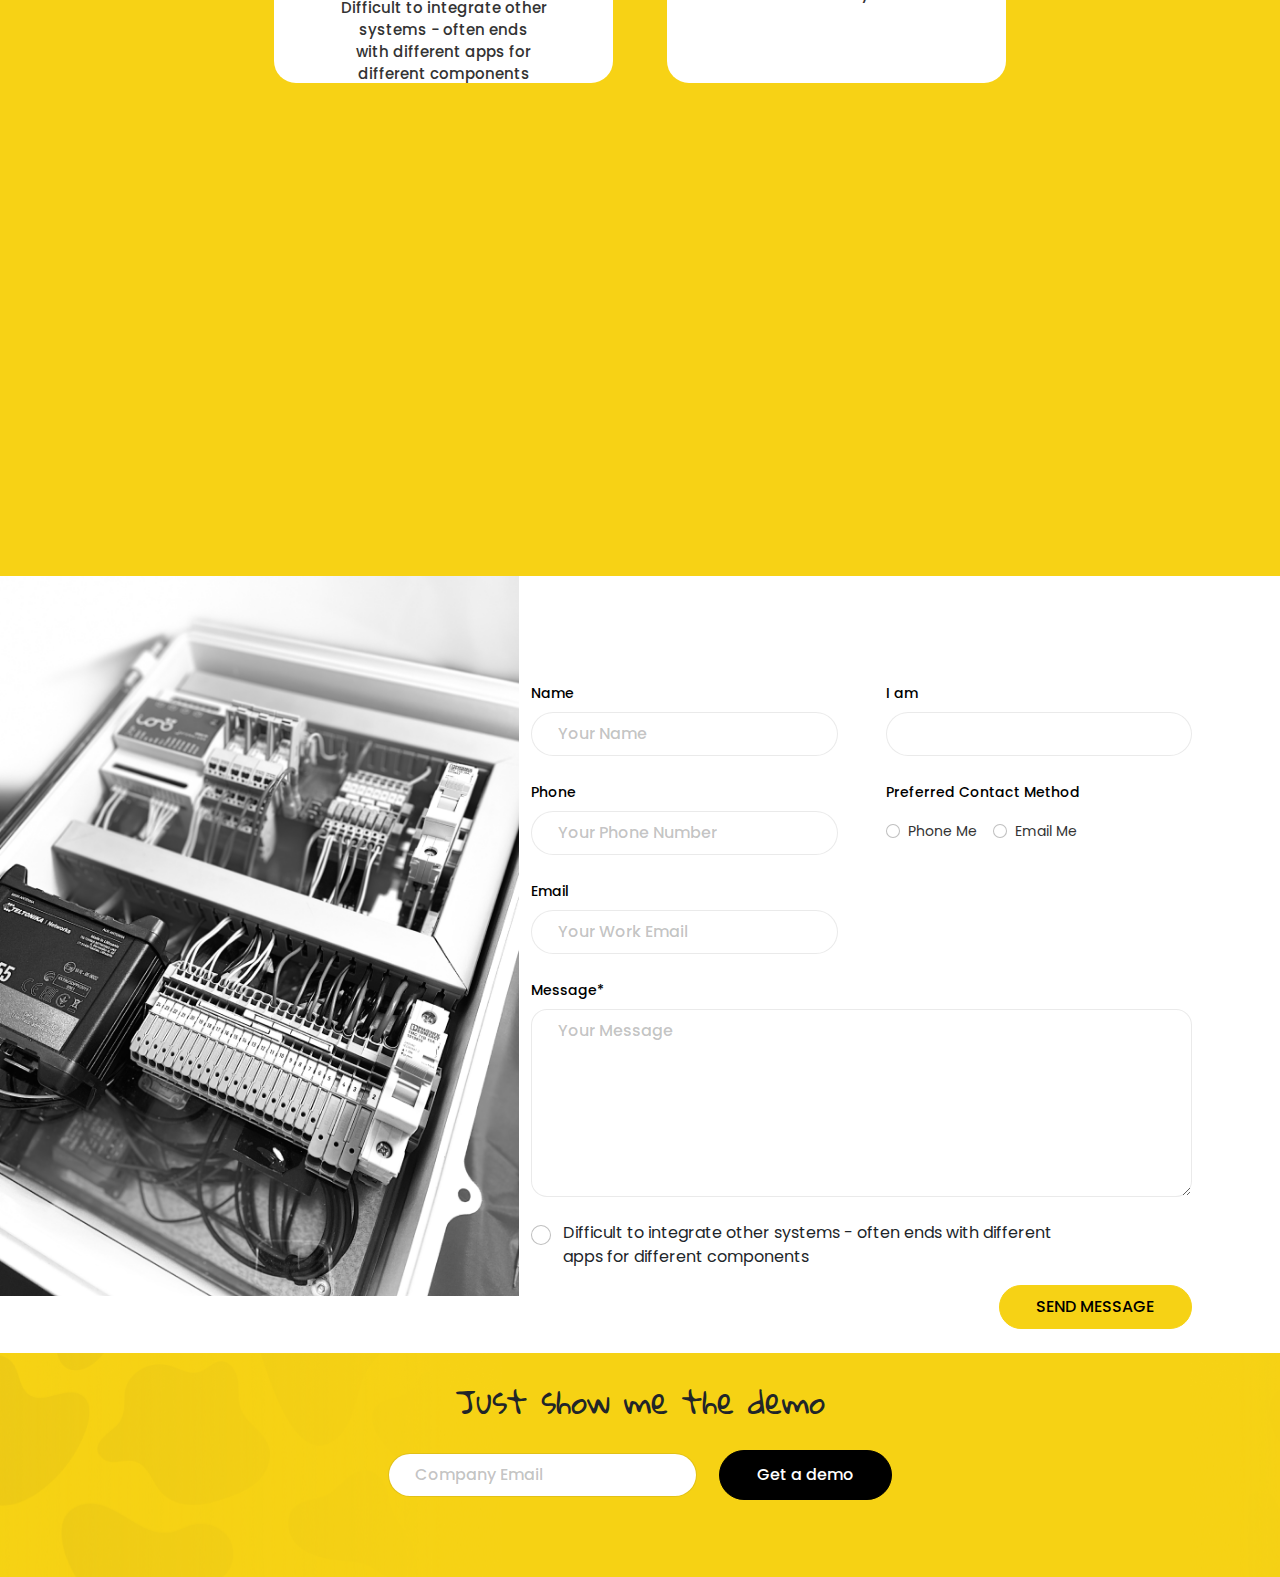
<file: different.html>
<!DOCTYPE html>
<html lang="en">
  <head>
    <meta charset="UTF-8" />
    <meta http-equiv="X-UA-Compatible" content="IE=edge" />
    <meta name="viewport" content="width=device-width, initial-scale=1.0" />
    <title>What Makes Us Different</title>
    <link rel="stylesheet" href="css/custom.min.css" />
    <script defer src="js/bootstrap.min.js"></script>
  </head>
  <body>
    <!-- NavBar -->
    <nav class="navbar navbar-expand-lg navbar-light pt-0">
      <div
        class="
          container
          section-container
          d-flex
          align-items-center
          justify-content-between
        "
      >
        <img src="./assets/images/Giraffe_logo.png" alt="logo" />
        <button
          class="navbar-toggler"
          type="button"
          data-bs-toggle="collapse"
          data-bs-target="#navbarSupportedContent"
          aria-controls="navbarSupportedContent"
          aria-expanded="false"
          aria-label="Toggle navigation"
        >
          <span class="navbar-toggler-icon"></span>
        </button>
        <div
          class="collapse navbar-collapse flex-lg-grow-0"
          id="navbarSupportedContent"
        >
          <ul class="navbar-nav">
            <li class="nav-item">
              <a class="nav-link" aria-current="page" href="#">Home</a>
            </li>

            <li class="nav-item dropdown">
              <a
                class="
                  nav-link
                  active
                  dropdown-toggle
                  d-flex
                  align-items-center
                "
                href="#"
                id="navbarDropdown"
                role="button"
                data-bs-toggle="dropdown"
                aria-expanded="false"
              >
                Product
              </a>
              <ul class="dropdown-menu" aria-labelledby="navbarDropdown">
                <li><a class="dropdown-item" href="#">Action</a></li>
                <li><a class="dropdown-item" href="#">Another action</a></li>
                <li><hr class="dropdown-divider" /></li>
                <li>
                  <a class="dropdown-item" href="#">Something else here</a>
                </li>
              </ul>
            </li>
            <li class="nav-item">
              <a class="nav-link" href="#">Case Studies</a>
            </li>
            <li class="nav-item">
              <a class="nav-link" href="#">Blog</a>
            </li>
            <li class="nav-item">
              <a class="nav-link" href="#">About Us</a>
            </li>
          </ul>
        </div>
        <button
          class="btn btn-primary rounded-pill login-button text-uppercase"
          type="submit"
        >
          platform login
        </button>
      </div>
    </nav>
    <!-- NavBar -->

    <div class="different-page">
      <!-- First Section -->
      <section class="container-fluid p-0">
        <div
          class="
            first-section
            d-flex
            flex-column
            justify-content-center
            align-items-center
          "
        >
          <h1 class="text-center first-section_title">
            What makes Giraffe different?
          </h1>
          <p class="text-center first-section_talk text-hallelujah">
            Because it is simple better by design.
          </p>
          <img
            src="./assets/images/different/different_giraffe.png"
            alt="giraffe-look"
            class="img-fluid w-100"
          />
        </div>
      </section>
      <!-- First Section -->

      <!-- Second Section -->
      <section class="second-section container-fluid">
        <div
          class="
            second-section-container
            container
            d-flex
            flex-column
            justify-content-center
            align-items-center
          "
        >
          <div
            class="
              second-section-card
              d-flex
              flex-column
              justify-content-center
              w-100
            "
          >
            <h2
              class="
                text-center
                second-section_cardTitle
                text-hallelujah
                fw-normal
              "
            >
              Why move to the cloud?
            </h2>
            <p class="text-center second-section_cardTalk fw-normal">
              Cloud based VMS (video management systems) transforms the
              management<br />
              and use of CCTV; simpler for both end user and installer
            </p>
            <div class="row">
              <div class="col-lg-6">
                <div
                  class="
                    second-section_cardContent second-section_cardContent-cons
                    first-card-height
                    d-flex
                    flex-column
                    align-items-center
                  "
                >
                  <img
                    class="img-fluid second-section_cardContent-settingsIcon"
                    src="./assets/images/different/settings.png"
                    alt="settings-icon"
                  />
                  <h3
                    class="
                      second-section_cardContent-title
                      text-uppercase text-center
                    "
                  >
                    Legacy Systems
                  </h3>
                  <div>
                    <div
                      class="
                        second-section_cardContent-common
                        d-flex
                        flex-column
                        align-items-center
                      "
                    >
                      <img
                        class="img-fluid second-section_cardContent-common_img"
                        src="./assets/images/different/wrong.png"
                        alt="wrong"
                      />
                      <p
                        class="
                          second-section_cardContent-common_talk
                          text-center
                        "
                      >
                        Complex remote support using
                        <span style="font-weight: 600">VPN</span> or <br />
                        Teamviewer
                      </p>
                    </div>
                    <div
                      class="
                        second-section_cardContent-common
                        d-flex
                        flex-column
                        align-items-center
                      "
                    >
                      <img
                        class="img-fluid second-section_cardContent-common_img"
                        src="./assets/images/different/wrong.png"
                        alt="wrong"
                      />
                      <p
                        class="
                          second-section_cardContent-common_talk
                          text-center
                        "
                      >
                        High cost site visits. No self healing capability; no
                        automatic status updates to user
                      </p>
                    </div>
                    <div
                      class="
                        second-section_cardContent-common
                        d-flex
                        flex-column
                        align-items-center
                      "
                    >
                      <img
                        class="img-fluid second-section_cardContent-common_img"
                        src="./assets/images/different/wrong.png"
                        alt="wrong"
                      />
                      <p
                        class="
                          second-section_cardContent-common_talk
                          text-center
                        "
                      >
                        Complex manual setup with the need to<br />
                        configure all individual devices
                      </p>
                    </div>
                    <div
                      class="
                        second-section_cardContent-common
                        mb-0
                        d-flex
                        flex-column
                        align-items-center
                      "
                    >
                      <img
                        class="img-fluid second-section_cardContent-common_img"
                        src="./assets/images/different/wrong.png"
                        alt="wrong"
                      />
                      <p
                        class="
                          second-section_cardContent-common_talk
                          text-center
                        "
                      >
                        Port forwarding - the most common way
                        <span style="font-weight: 600">CCTV</span> <br />
                        cameras are hacked
                      </p>
                    </div>
                  </div>
                </div>
              </div>

              <div class="col-lg-6">
                <div
                  class="
                    second-section_cardContent second-section_cardContent-pros
                    first-card-height
                    d-flex
                    flex-column
                    align-items-center
                  "
                >
                  <img
                    class="img-fluid second-section_cardContent-settingsIcon"
                    src="./assets/images/different/yellow-giraffe.png"
                    alt="settings-icon"
                  />
                  <h3
                    class="
                      second-section_cardContent-title
                      text-uppercase text-center
                    "
                  >
                    Giraffe Platform
                  </h3>
                  <div>
                    <div
                      class="
                        second-section_cardContent-common
                        d-flex
                        flex-column
                        align-items-center
                      "
                    >
                      <img
                        class="img-fluid second-section_cardContent-common_img"
                        src="./assets/images/different/right.png"
                        alt="wrong"
                      />
                      <p
                        class="
                          second-section_cardContent-common_talk
                          text-center
                        "
                      >
                        Simple remote support and diagnostics<br />
                        from anywhere with no onsite visit
                      </p>
                    </div>
                    <div
                      class="
                        second-section_cardContent-common
                        d-flex
                        flex-column
                        align-items-center
                      "
                    >
                      <img
                        class="img-fluid second-section_cardContent-common_img"
                        src="./assets/images/different/right.png"
                        alt="wrong"
                      />
                      <p
                        class="
                          second-section_cardContent-common_talk
                          text-center
                        "
                      >
                        Self healing; automatic status <br />
                        updates to user
                      </p>
                    </div>
                    <div
                      class="
                        second-section_cardContent-common
                        d-flex
                        flex-column
                        align-items-center
                      "
                    >
                      <img
                        class="img-fluid second-section_cardContent-common_img"
                        src="./assets/images/different/right.png"
                        alt="wrong"
                      />
                      <p
                        class="
                          second-section_cardContent-common_talk
                          text-center
                        "
                      >
                        Simple access with email address and<br />
                        password, one off set-up
                      </p>
                    </div>
                    <div
                      class="
                        second-section_cardContent-common
                        mb-0
                        d-flex
                        flex-column
                        align-items-center
                      "
                    >
                      <img
                        class="img-fluid second-section_cardContent-common_img"
                        src="./assets/images/different/right.png"
                        alt="wrong"
                      />
                      <p
                        class="
                          second-section_cardContent-common_talk
                          text-center
                        "
                      >
                        Dashboard for site, permission and team<br />
                        management. All cameras/all sites in one<br />
                        place; simple user permissions
                      </p>
                    </div>
                  </div>
                </div>
              </div>
            </div>
          </div>

          <!-- Second Card -->
          <div
            class="
              second-section-card
              d-flex
              flex-column
              justify-content-center
              w-100
            "
          >
            <h2
              class="
                text-center
                second-section_cardTitle
                text-hallelujah
                fw-normal
              "
            >
              Security advantages
            </h2>
            <p class="text-center second-section_cardTalk fw-normal">
              Legacy CCTV systems are vulnerable and often insecure when <br />
              not set up correctly
            </p>
            <div class="row">
              <div class="col-lg-6">
                <div
                  class="
                    second-section_cardContent second-section_cardContent-cons
                    second-card-height
                    d-flex
                    flex-column
                    align-items-center
                  "
                >
                  <img
                    class="img-fluid second-section_cardContent-settingsIcon"
                    src="./assets/images/different/settings.png"
                    alt="settings-icon"
                  />
                  <h3
                    class="
                      second-section_cardContent-title
                      text-uppercase text-center
                    "
                  >
                    Legacy Systems
                  </h3>
                  <div>
                    <div
                      class="
                        second-section_cardContent-common
                        d-flex
                        flex-column
                        align-items-center
                      "
                    >
                      <img
                        class="img-fluid second-section_cardContent-common_img"
                        src="./assets/images/different/wrong.png"
                        alt="wrong"
                      />
                      <p
                        class="
                          second-section_cardContent-common_talk
                          text-center
                        "
                      >
                        Port forwarding - the most common<br />
                        way CCTV cameras are hacked
                      </p>
                    </div>
                    <div
                      class="
                        second-section_cardContent-common
                        d-flex
                        flex-column
                        align-items-center
                      "
                    >
                      <img
                        class="img-fluid second-section_cardContent-common_img"
                        src="./assets/images/different/wrong.png"
                        alt="wrong"
                      />
                      <p
                        class="
                          second-section_cardContent-common_talk
                          text-center
                        "
                      >
                        Built in “back doors” <br />
                        from camera manufacturers
                      </p>
                    </div>
                    <div
                      class="
                        second-section_cardContent-common
                        d-flex
                        flex-column
                        align-items-center
                      "
                    >
                      <img
                        class="img-fluid second-section_cardContent-common_img"
                        src="./assets/images/different/wrong.png"
                        alt="wrong"
                      />
                      <p
                        class="
                          second-section_cardContent-common_talk
                          text-center
                        "
                      >
                        No audit logging <br />
                        or permission system
                      </p>
                    </div>
                    <div
                      class="
                        second-section_cardContent-common
                        d-flex
                        flex-column
                        align-items-center
                      "
                    >
                      <img
                        class="img-fluid second-section_cardContent-common_img"
                        src="./assets/images/different/wrong.png"
                        alt="wrong"
                      />
                      <p
                        class="
                          second-section_cardContent-common_talk
                          text-center
                        "
                      >
                        No updates - becomes outdated and <br />
                        a big security risk in the future
                      </p>
                    </div>
                    <div
                      class="
                        second-section_cardContent-common
                        mb-0
                        d-flex
                        flex-column
                        align-items-center
                      "
                    >
                      <img
                        class="img-fluid second-section_cardContent-common_img"
                        src="./assets/images/different/wrong.png"
                        alt="wrong"
                      />
                      <p
                        class="
                          second-section_cardContent-common_talk
                          text-center
                        "
                      >
                        No two factor authentication<br />
                        or federated logins.
                      </p>
                    </div>
                  </div>
                </div>
              </div>

              <div class="col-lg-6">
                <div
                  class="
                    second-section_cardContent second-section_cardContent-pros
                    second-card-height
                    d-flex
                    flex-column
                    align-items-center
                  "
                >
                  <img
                    class="img-fluid second-section_cardContent-settingsIcon"
                    src="./assets/images/different/yellow-giraffe.png"
                    alt="settings-icon"
                  />
                  <h3
                    class="
                      second-section_cardContent-title
                      text-uppercase text-center
                    "
                  >
                    Giraffe Platform
                  </h3>
                  <div>
                    <div
                      class="
                        second-section_cardContent-common
                        d-flex
                        flex-column
                        align-items-center
                      "
                    >
                      <img
                        class="img-fluid second-section_cardContent-common_img"
                        src="./assets/images/different/right.png"
                        alt="wrong"
                      />
                      <p
                        class="
                          second-section_cardContent-common_talk
                          text-center
                        "
                      >
                        Secure remote viewing over <br />
                        encrypted tunnels
                      </p>
                    </div>
                    <div
                      class="
                        second-section_cardContent-common
                        d-flex
                        flex-column
                        align-items-center
                      "
                    >
                      <img
                        class="img-fluid second-section_cardContent-common_img"
                        src="./assets/images/different/right.png"
                        alt="wrong"
                      />
                      <p
                        class="
                          second-section_cardContent-common_talk
                          text-center
                        "
                      >
                        Firewalled cameras meaning <br />
                        no direct access
                      </p>
                    </div>
                    <div
                      class="
                        second-section_cardContent-common
                        d-flex
                        flex-column
                        align-items-center
                      "
                    >
                      <img
                        class="img-fluid second-section_cardContent-common_img"
                        src="./assets/images/different/right.png"
                        alt="wrong"
                      />
                      <p
                        class="
                          second-section_cardContent-common_talk
                          text-center
                        "
                      >
                        Audit logs of who logged in and what they<br />
                        did and when as well as tower events.<br />
                        Granular user permissions
                      </p>
                    </div>
                    <div
                      class="
                        second-section_cardContent-common
                        d-flex
                        flex-column
                        align-items-center
                      "
                    >
                      <img
                        class="img-fluid second-section_cardContent-common_img"
                        src="./assets/images/different/right.png"
                        alt="wrong"
                      />
                      <p
                        class="
                          second-section_cardContent-common_talk
                          text-center
                        "
                      >
                        Automatic remote software updates - new<br />
                        features and always secure
                      </p>
                    </div>
                    <div
                      class="
                        second-section_cardContent-common
                        mb-0
                        d-flex
                        flex-column
                        align-items-center
                      "
                    >
                      <img
                        class="img-fluid second-section_cardContent-common_img"
                        src="./assets/images/different/right.png"
                        alt="wrong"
                      />
                      <p
                        class="
                          second-section_cardContent-common_talk
                          text-center
                        "
                      >
                        Two factor authentication and federated<br />
                        login systems for additional security
                      </p>
                    </div>
                  </div>
                </div>
              </div>
            </div>
          </div>
          <!-- Second Card -->

          <!-- Third Card -->
          <div
            class="
              second-section-card
              d-flex
              flex-column
              justify-content-center
              w-100
            "
          >
            <h2
              class="
                text-center
                second-section_cardTitle
                text-hallelujah
                fw-normal
              "
            >
              Intuitive software
            </h2>
            <p class="text-center second-section_cardTalk fw-normal">
              The Giraffe platform is easy to use - whether you are a security
              guard <br />
              or the system administrator
            </p>
            <div class="row">
              <div class="col-lg-6">
                <div
                  class="
                    second-section_cardContent second-section_cardContent-cons
                    third-card-height
                    d-flex
                    flex-column
                    align-items-center
                  "
                >
                  <img
                    class="img-fluid second-section_cardContent-settingsIcon"
                    src="./assets/images/different/settings.png"
                    alt="settings-icon"
                  />
                  <h3
                    class="
                      second-section_cardContent-title
                      text-uppercase text-center
                    "
                  >
                    Legacy Systems
                  </h3>
                  <div>
                    <div
                      class="
                        second-section_cardContent-common
                        d-flex
                        flex-column
                        align-items-center
                      "
                    >
                      <img
                        class="img-fluid second-section_cardContent-common_img"
                        src="./assets/images/different/wrong.png"
                        alt="wrong"
                      />
                      <p
                        class="
                          second-section_cardContent-common_talk
                          text-center
                        "
                      >
                        Awkward and unreliable <br />
                        cloud / offsite backups
                      </p>
                    </div>
                    <div
                      class="
                        second-section_cardContent-common
                        d-flex
                        flex-column
                        align-items-center
                      "
                    >
                      <img
                        class="img-fluid second-section_cardContent-common_img"
                        src="./assets/images/different/wrong.png"
                        alt="wrong"
                      />
                      <p
                        class="
                          second-section_cardContent-common_talk
                          text-center
                        "
                      >
                        Clunky, poorly <br />
                        developed web interface.
                      </p>
                    </div>
                    <div
                      class="
                        second-section_cardContent-common
                        d-flex
                        flex-column
                        align-items-center
                      "
                    >
                      <img
                        class="img-fluid second-section_cardContent-common_img"
                        src="./assets/images/different/wrong.png"
                        alt="wrong"
                      />
                      <p
                        class="
                          second-section_cardContent-common_talk
                          text-center
                        "
                      >
                        Slow to load, high latency, requires browser<br />
                        plugins or unsupported Windows software
                      </p>
                    </div>
                    <div
                      class="
                        second-section_cardContent-common
                        d-flex
                        flex-column
                        align-items-center
                      "
                    >
                      <img
                        class="img-fluid second-section_cardContent-common_img"
                        src="./assets/images/different/wrong.png"
                        alt="wrong"
                      />
                      <p
                        class="
                          second-section_cardContent-common_talk
                          text-center
                        "
                      >
                        Training requirement
                      </p>
                    </div>
                    <div
                      class="
                        second-section_cardContent-common
                        d-flex
                        flex-column
                        align-items-center
                      "
                    >
                      <img
                        class="img-fluid second-section_cardContent-common_img"
                        src="./assets/images/different/wrong.png"
                        alt="wrong"
                      />
                      <p
                        class="
                          second-section_cardContent-common_talk
                          text-center
                        "
                      >
                        Confusing, unsupported mobile apps
                      </p>
                    </div>
                    <div
                      class="
                        second-section_cardContent-common
                        mb-0
                        d-flex
                        flex-column
                        align-items-center
                      "
                    >
                      <img
                        class="img-fluid second-section_cardContent-common_img"
                        src="./assets/images/different/wrong.png"
                        alt="wrong"
                      />
                      <p
                        class="
                          second-section_cardContent-common_talk
                          text-center
                        "
                      >
                        Complex integration with alarm<br />
                        receiving centres
                      </p>
                    </div>
                  </div>
                </div>
              </div>

              <div class="col-lg-6">
                <div
                  class="
                    second-section_cardContent second-section_cardContent-pros
                    third-card-height
                    d-flex
                    flex-column
                    align-items-center
                  "
                >
                  <img
                    class="img-fluid second-section_cardContent-settingsIcon"
                    src="./assets/images/different/yellow-giraffe.png"
                    alt="settings-icon"
                  />
                  <h3
                    class="
                      second-section_cardContent-title
                      text-uppercase text-center
                    "
                  >
                    Giraffe Platform
                  </h3>
                  <div>
                    <div
                      class="
                        second-section_cardContent-common
                        d-flex
                        flex-column
                        align-items-center
                      "
                    >
                      <img
                        class="img-fluid second-section_cardContent-common_img"
                        src="./assets/images/different/right.png"
                        alt="wrong"
                      />
                      <p
                        class="
                          second-section_cardContent-common_talk
                          text-center
                        "
                      >
                        Easy offsite backups<br />
                        and replication
                      </p>
                    </div>
                    <div
                      class="
                        second-section_cardContent-common
                        d-flex
                        flex-column
                        align-items-center
                      "
                    >
                      <img
                        class="img-fluid second-section_cardContent-common_img"
                        src="./assets/images/different/right.png"
                        alt="wrong"
                      />
                      <p
                        class="
                          second-section_cardContent-common_talk
                          text-center
                        "
                      >
                        Intuitive web and mobile apps designed<br />
                        for modern devices
                      </p>
                    </div>
                    <div
                      class="
                        second-section_cardContent-common
                        d-flex
                        flex-column
                        align-items-center
                      "
                    >
                      <img
                        class="img-fluid second-section_cardContent-common_img"
                        src="./assets/images/different/right.png"
                        alt="wrong"
                      />
                      <p
                        class="
                          second-section_cardContent-common_talk
                          text-center
                        "
                      >
                        Low latency live view using WebRTC.<br />
                        Minimal background bandwidth usage.<br />
                        Performance over slow connections
                      </p>
                    </div>
                    <div
                      class="
                        second-section_cardContent-common
                        d-flex
                        flex-column
                        align-items-center
                      "
                    >
                      <img
                        class="img-fluid second-section_cardContent-common_img"
                        src="./assets/images/different/right.png"
                        alt="wrong"
                      />
                      <p
                        class="
                          second-section_cardContent-common_talk
                          text-center
                        "
                      >
                        Intuitive design, no training required.<br />
                        Plug and play
                      </p>
                    </div>
                    <div
                      class="
                        second-section_cardContent-common
                        d-flex
                        flex-column
                        align-items-center
                      "
                    >
                      <img
                        class="img-fluid second-section_cardContent-common_img"
                        src="./assets/images/different/right.png"
                        alt="wrong"
                      />
                      <p
                        class="
                          second-section_cardContent-common_talk
                          text-center
                        "
                      >
                        Seamless transition from web <br />
                        app to mobile apps
                      </p>
                    </div>
                    <div
                      class="
                        second-section_cardContent-common
                        mb-0
                        d-flex
                        flex-column
                        align-items-center
                      "
                    >
                      <img
                        class="img-fluid second-section_cardContent-common_img"
                        src="./assets/images/different/right.png"
                        alt="wrong"
                      />
                      <p
                        class="
                          second-section_cardContent-common_talk
                          text-center
                        "
                      >
                        One click integration with monitoring<br />
                        centers or self monitor
                      </p>
                    </div>
                  </div>
                </div>
              </div>
            </div>
          </div>
          <!--Third Card -->

          <!-- Fourth Card -->
          <div
            class="
              second-section-card
              d-flex
              flex-column
              justify-content-center
              w-100
            "
          >
            <h2
              class="
                text-center
                second-section_cardTitle
                text-hallelujah
                fw-normal
              "
            >
              Benefits for deployable systems
            </h2>
            <p class="text-center second-section_cardTalk fw-normal">
              Giraffe VMS is specifically designed for the deployable CCTV
              market
            </p>
            <div class="row">
              <div class="col-lg-6">
                <div
                  class="
                    second-section_cardContent second-section_cardContent-cons
                    fourth-card-height
                    d-flex
                    flex-column
                    align-items-center
                  "
                >
                  <img
                    class="img-fluid second-section_cardContent-settingsIcon"
                    src="./assets/images/different/settings.png"
                    alt="settings-icon"
                  />
                  <h3
                    class="
                      second-section_cardContent-title
                      text-uppercase text-center
                    "
                  >
                    Legacy Systems
                  </h3>
                  <div>
                    <div
                      class="
                        second-section_cardContent-common
                        d-flex
                        flex-column
                        align-items-center
                      "
                    >
                      <img
                        class="img-fluid second-section_cardContent-common_img"
                        src="./assets/images/different/wrong.png"
                        alt="wrong"
                      />
                      <p
                        class="
                          second-section_cardContent-common_talk
                          text-center
                        "
                      >
                        Awkward integration with floodlights,<br />
                        siren, strobe, audio
                      </p>
                    </div>
                    <div
                      class="
                        second-section_cardContent-common
                        d-flex
                        flex-column
                        align-items-center
                      "
                    >
                      <img
                        class="img-fluid second-section_cardContent-common_img"
                        src="./assets/images/different/wrong.png"
                        alt="wrong"
                      />
                      <p
                        class="
                          second-section_cardContent-common_talk
                          text-center
                        "
                      >
                        Power hungry <br />
                        and inefficient
                      </p>
                    </div>
                    <div
                      class="
                        second-section_cardContent-common
                        d-flex
                        flex-column
                        align-items-center
                      "
                    >
                      <img
                        class="img-fluid second-section_cardContent-common_img"
                        src="./assets/images/different/wrong.png"
                        alt="wrong"
                      />
                      <p
                        class="
                          second-section_cardContent-common_talk
                          text-center
                        "
                      >
                        No monitoring of the deployable system;<br />
                        just the camera
                      </p>
                    </div>
                    <div
                      class="
                        second-section_cardContent-common
                        d-flex
                        flex-column
                        align-items-center
                      "
                    >
                      <img
                        class="img-fluid second-section_cardContent-common_img"
                        src="./assets/images/different/wrong.png"
                        alt="wrong"
                      />
                      <p
                        class="
                          second-section_cardContent-common_talk
                          text-center
                        "
                      >
                        Training requirement
                      </p>
                    </div>
                    <div
                      class="
                        second-section_cardContent-common
                        d-flex
                        flex-column
                        align-items-center
                      "
                    >
                      <img
                        class="img-fluid second-section_cardContent-common_img"
                        src="./assets/images/different/wrong.png"
                        alt="wrong"
                      />
                      <p
                        class="
                          second-section_cardContent-common_talk
                          text-center
                        "
                      >
                        Different apps for battery, GPS and network<br />
                        connection monitoring
                      </p>
                    </div>
                    <div
                      class="
                        second-section_cardContent-common
                        mb-0
                        d-flex
                        flex-column
                        align-items-center
                      "
                    >
                      <img
                        class="img-fluid second-section_cardContent-common_img"
                        src="./assets/images/different/wrong.png"
                        alt="wrong"
                      />
                      <p
                        class="
                          second-section_cardContent-common_talk
                          text-center
                        "
                      >
                        Difficult to integrate other systems - often ends<br />
                        with different apps for different components
                      </p>
                    </div>
                  </div>
                </div>
              </div>

              <div class="col-lg-6">
                <div
                  class="
                    second-section_cardContent second-section_cardContent-pros
                    fourth-card-height
                    d-flex
                    flex-column
                    align-items-center
                  "
                >
                  <img
                    class="img-fluid second-section_cardContent-settingsIcon"
                    src="./assets/images/different/yellow-giraffe.png"
                    alt="settings-icon"
                  />
                  <h3
                    class="
                      second-section_cardContent-title
                      text-uppercase text-center
                    "
                  >
                    Giraffe Platform
                  </h3>
                  <div>
                    <div
                      class="
                        second-section_cardContent-common
                        d-flex
                        flex-column
                        align-items-center
                      "
                    >
                      <img
                        class="img-fluid second-section_cardContent-common_img"
                        src="./assets/images/different/right.png"
                        alt="wrong"
                      />
                      <p
                        class="
                          second-section_cardContent-common_talk
                          text-center
                        "
                      >
                        Intuitive controls designed for<br />
                        deployable sytems
                      </p>
                    </div>
                    <div
                      class="
                        second-section_cardContent-common
                        d-flex
                        flex-column
                        align-items-center
                      "
                    >
                      <img
                        class="img-fluid second-section_cardContent-common_img"
                        src="./assets/images/different/right.png"
                        alt="wrong"
                      />
                      <p
                        class="
                          second-section_cardContent-common_talk
                          text-center
                        "
                      >
                        Optimised for low power usage.<br />
                        Shutdown unused features
                      </p>
                    </div>
                    <div
                      class="
                        second-section_cardContent-common
                        d-flex
                        flex-column
                        align-items-center
                      "
                    >
                      <img
                        class="img-fluid second-section_cardContent-common_img"
                        src="./assets/images/different/right.png"
                        alt="wrong"
                      />
                      <p
                        class="
                          second-section_cardContent-common_talk
                          text-center
                        "
                      >
                        Monitor everything in your deployable<br />
                        system - alarms, door status,<br />
                        mains power etc
                      </p>
                    </div>
                    <div
                      class="
                        second-section_cardContent-common
                        d-flex
                        flex-column
                        align-items-center
                      "
                    >
                      <img
                        class="img-fluid second-section_cardContent-common_img"
                        src="./assets/images/different/right.png"
                        alt="wrong"
                      />
                      <p
                        class="
                          second-section_cardContent-common_talk
                          text-center
                        "
                      >
                        Integrated battery management, GPS and<br />
                        network monitoring
                      </p>
                    </div>
                    <div
                      class="
                        second-section_cardContent-common
                        mb-0
                        d-flex
                        flex-column
                        align-items-center
                      "
                    >
                      <img
                        class="img-fluid second-section_cardContent-common_img"
                        src="./assets/images/different/right.png"
                        alt="wrong"
                      />
                      <p
                        class="
                          second-section_cardContent-common_talk
                          text-center
                        "
                      >
                        Easy integration with Genesis PIR, Victron<br />
                        Ve.Direct and Efoy fuel cells.
                      </p>
                    </div>
                  </div>
                </div>
              </div>
            </div>
          </div>
          <!--Fourth Card -->
        </div>
      </section>
      <!-- Second Section -->

      <!-- Third Section -->

      <section class="container-fluid p-0">
        <div class="third-section">
          <div class="row">
            <div class="col-lg-5">
              <div class="third-section-image-container">
                <img
                  class="img-fluid"
                  src="./assets/images/different/third-section-img.png"
                  alt="motors"
                />
              </div>
            </div>
            <div class="col-lg-7 p-0">
              <form class="third-section-form-container">
                <div class="mb-4">
                  <div class="row g-5">
                    <div class="col">
                      <label for="name" class="form-label">Name</label>
                      <input
                        type="text"
                        class="form-control"
                        id="name"
                        placeholder="Your Name"
                      />
                    </div>
                    <div class="col">
                      <label for="user" class="form-label">I am</label>
                      <input type="password" class="form-control" id="user" />
                    </div>
                  </div>
                </div>

                <div class="mb-4">
                  <div class="row g-5">
                    <div class="col">
                      <label for="phone" class="form-label">Phone</label>
                      <input
                        type="tel"
                        class="form-control"
                        id="phone"
                        placeholder="Your Phone Number"
                      />
                    </div>
                    <div class="col">
                      <label for="phone" class="form-label"
                        >Preferred Contact Method</label
                      >
                      <div
                        class="
                          d-flex
                          align-items-center
                          radio-buttons-container
                        "
                      >
                        <div class="form-check me-3 d-flex">
                          <input
                            class="form-check-input me-2"
                            type="radio"
                            name="flexRadioDefault"
                            id="phone-me"
                          />
                          <label
                            class="form-check-label align-self-center"
                            for="phone-me"
                          >
                            Phone Me
                          </label>
                        </div>
                        <div class="form-check d-flex">
                          <input
                            class="form-check-input me-2"
                            type="radio"
                            name="flexRadioDefault"
                            id="email-me"
                          />
                          <label
                            class="form-check-label align-self-center"
                            for="email-me"
                          >
                            Email Me
                          </label>
                        </div>
                      </div>
                    </div>
                  </div>
                </div>

                <div class="mb-4">
                  <div class="row g-5">
                    <div class="col-6">
                      <label for="email" class="form-label">Email</label>
                      <input
                        type="text"
                        class="form-control"
                        id="email"
                        placeholder="Your Work Email"
                      />
                    </div>
                  </div>
                </div>

                <div class="mb-4">
                  <label for="message" class="form-label">Message*</label>
                  <textarea class="form-control" id="message" rows="7">
Your Message</textarea
                  >
                </div>

                <div class="form-check inline-checkbox mb-3">
                  <input
                    class="form-check-input"
                    type="checkbox"
                    id="inlineCheckbox1"
                    value="option1"
                  />
                  <label
                    class="form-check-label fs-6 fw-normal text-dark"
                    for="inlineCheckbox1"
                    >Difficult to integrate other systems - often ends with
                    different<br />
                    apps for different components
                  </label>
                </div>
                <button
                  class="
                    btn btn-primary
                    round-bill
                    text-uppercase
                    form-button
                    float-end
                    p-0
                  "
                >
                  send message
                </button>
              </form>
            </div>
          </div>
        </div>
      </section>

      <!-- Third Section -->

      <!-- Demo Section -->

      <section class="container">
        <div
          class="
            row
            just-show-me-demo-section
            section-container
            justify-content-center
            align-items-center
          "
        >
          <div class="col-6 text-center">
            <h2 class="text-hallelujah text-dark">Just show me the demo</h2>
            <div
              class="d-flex align-items-center justify-content-center demo-form"
            >
              <input
                type="email"
                class="form-control rounded-pill"
                id="companyEmail"
                aria-describedby="companyEmail"
                placeholder="Company Email"
              />
              <button class="btn btn-secondary rounded-pill">Get a demo</button>
            </div>
          </div>
        </div>
      </section>

      <!-- Demo Section -->
    </div>
  </body>
</html>
</file>
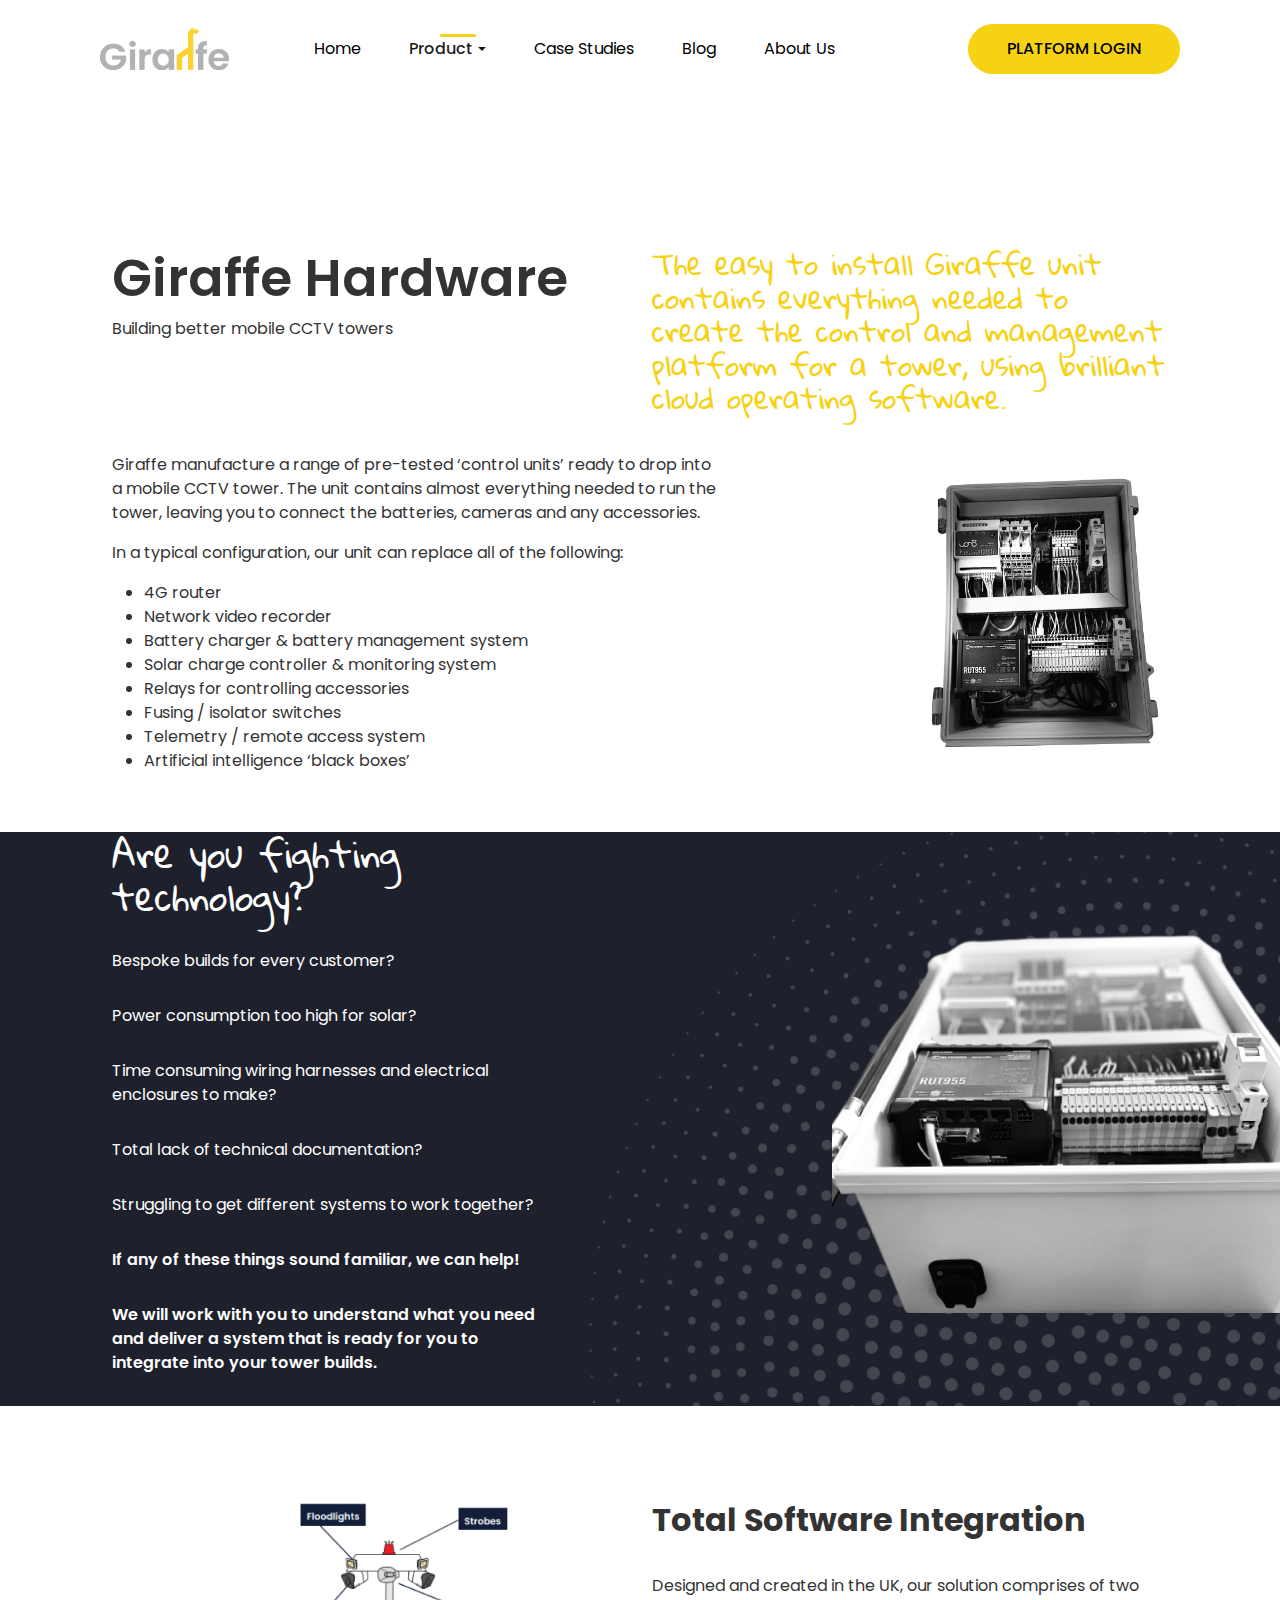
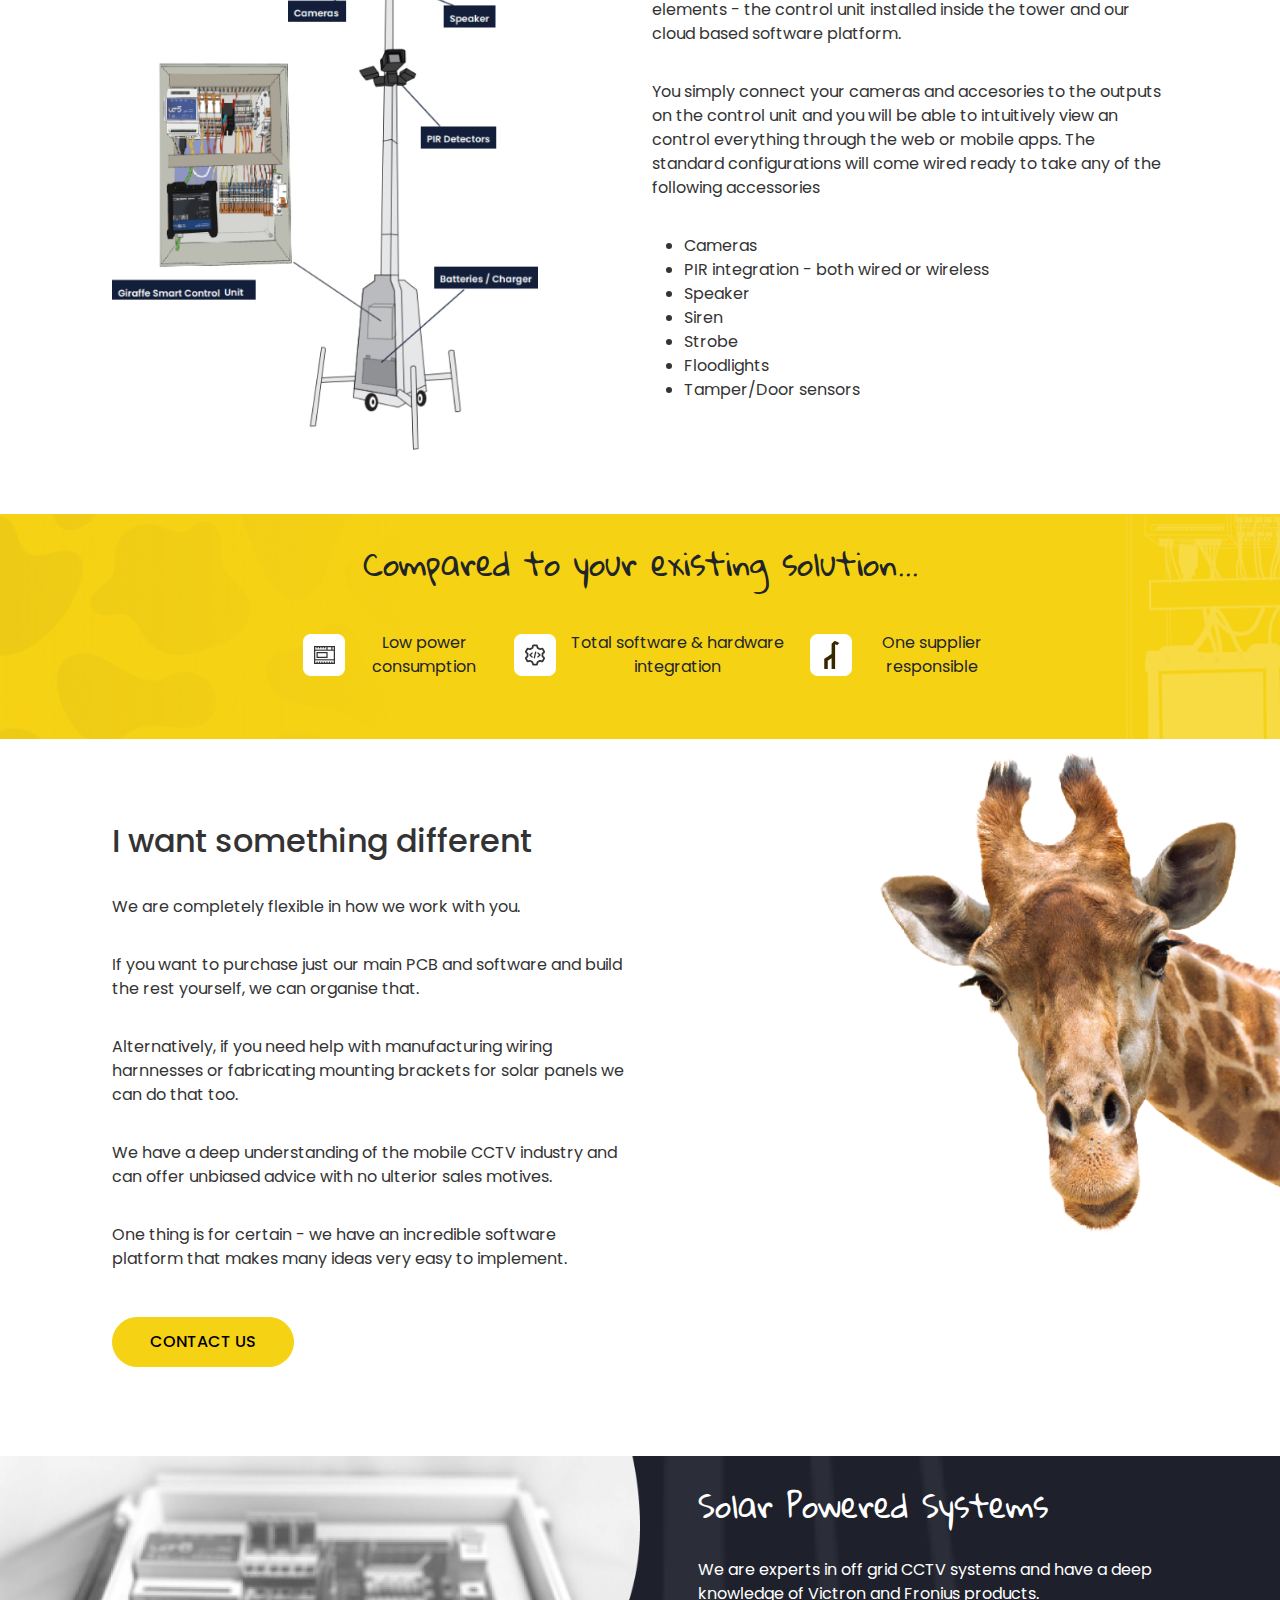
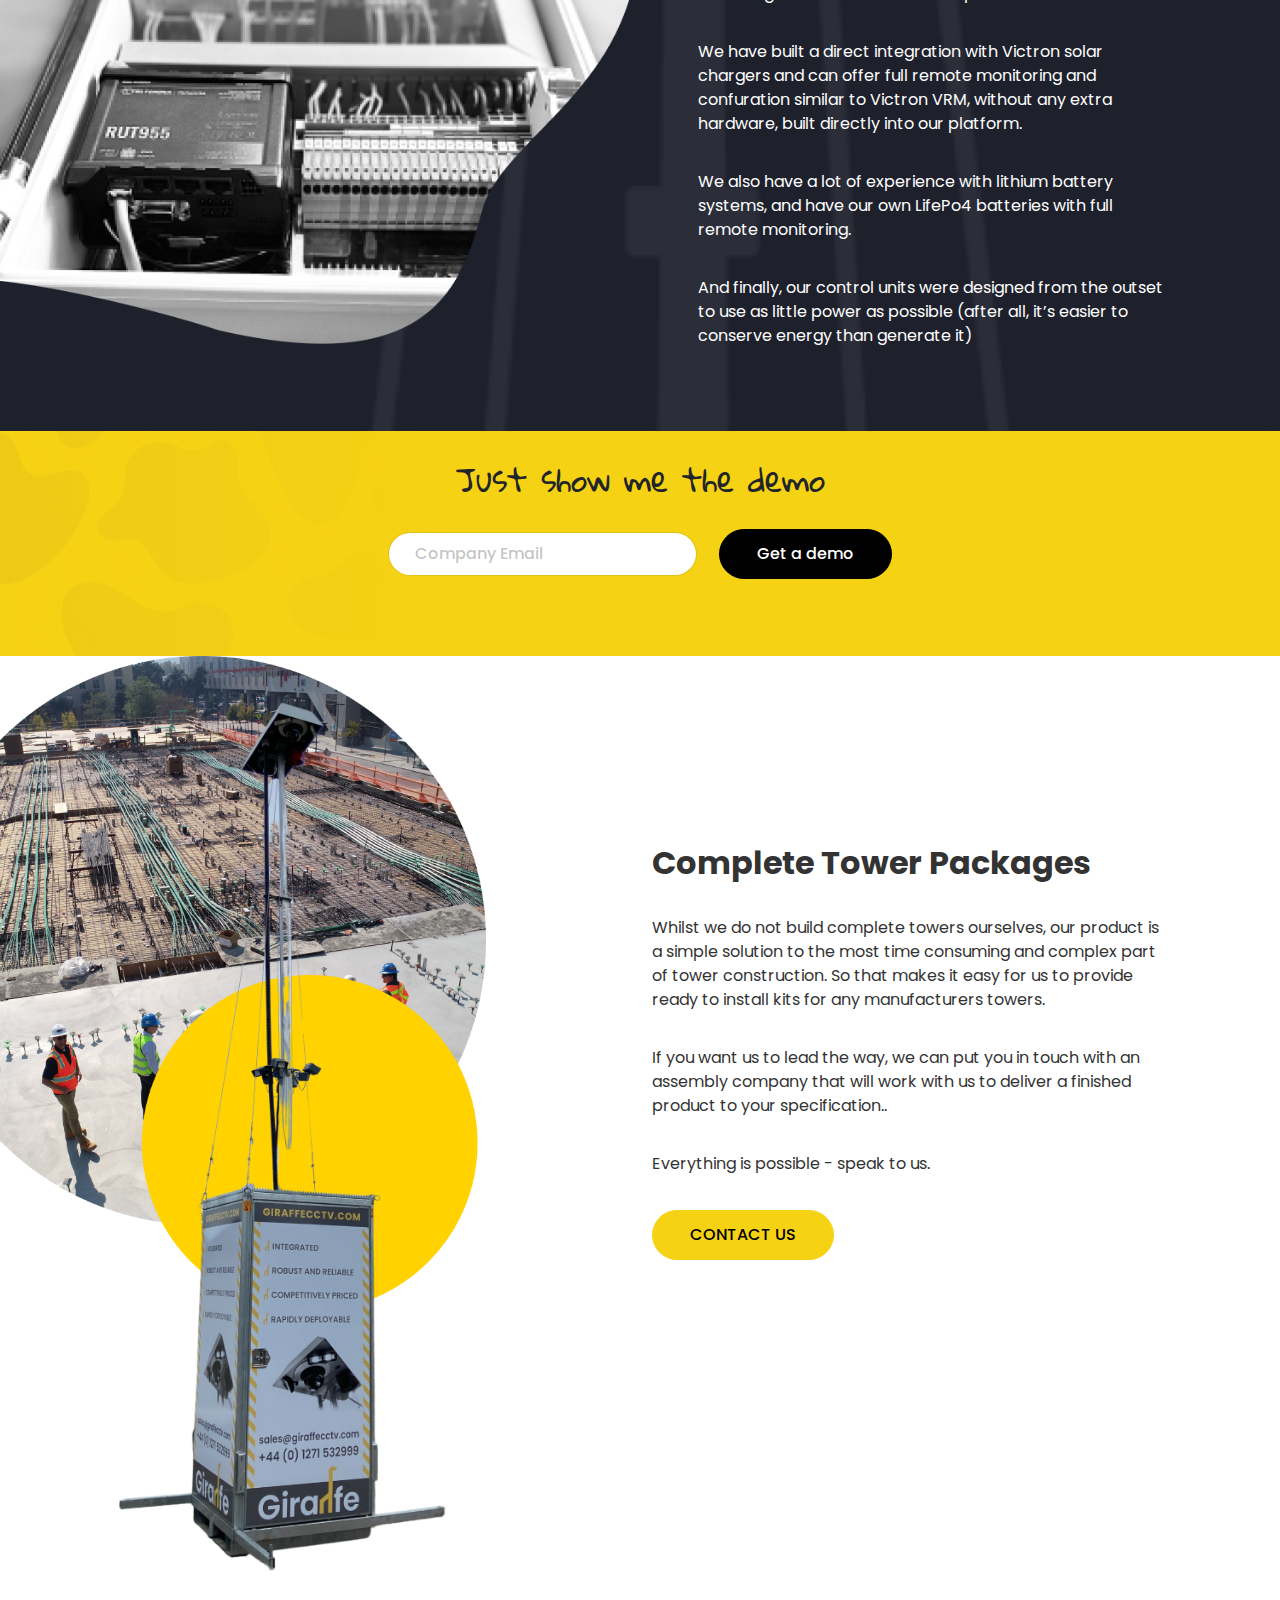
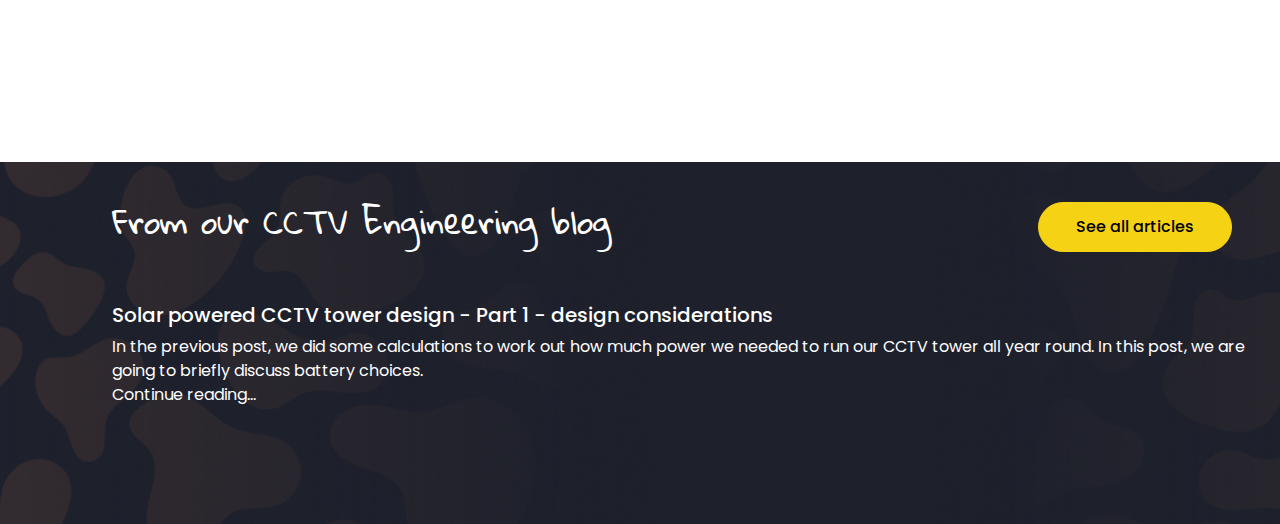
<file: hardware.html>
<!DOCTYPE html>
<html lang="en">
  <head>
    <meta charset="UTF-8" />
    <meta http-equiv="X-UA-Compatible" content="IE=edge" />
    <meta name="viewport" content="width=device-width, initial-scale=1.0" />
    <title>Hardware</title>
    <link rel="stylesheet" href="css/custom.min.css" />
    <script defer src="js/bootstrap.min.js"></script>
  </head>
  <body>
    <!-- NavBar -->

    <nav class="navbar navbar-expand-lg navbar-light pt-0">
      <div
        class="
          container
          section-container
          d-flex
          align-items-center
          justify-content-between
        "
      >
        <img src="./assets/images/Giraffe_logo.png" alt="logo" />
        <button
          class="navbar-toggler"
          type="button"
          data-bs-toggle="collapse"
          data-bs-target="#navbarSupportedContent"
          aria-controls="navbarSupportedContent"
          aria-expanded="false"
          aria-label="Toggle navigation"
        >
          <span class="navbar-toggler-icon"></span>
        </button>
        <div
          class="collapse navbar-collapse flex-lg-grow-0"
          id="navbarSupportedContent"
        >
          <ul class="navbar-nav">
            <li class="nav-item">
              <a class="nav-link" aria-current="page" href="#">Home</a>
            </li>

            <li class="nav-item dropdown">
              <a
                class="
                  nav-link
                  active
                  dropdown-toggle
                  d-flex
                  align-items-center
                "
                href="#"
                id="navbarDropdown"
                role="button"
                data-bs-toggle="dropdown"
                aria-expanded="false"
              >
                Product
              </a>
              <ul class="dropdown-menu" aria-labelledby="navbarDropdown">
                <li><a class="dropdown-item" href="#">Action</a></li>
                <li><a class="dropdown-item" href="#">Another action</a></li>
                <li><hr class="dropdown-divider" /></li>
                <li>
                  <a class="dropdown-item" href="#">Something else here</a>
                </li>
              </ul>
            </li>
            <li class="nav-item">
              <a class="nav-link" href="#">Case Studies</a>
            </li>
            <li class="nav-item">
              <a class="nav-link" href="#">Blog</a>
            </li>
            <li class="nav-item">
              <a class="nav-link" href="#">About Us</a>
            </li>
          </ul>
        </div>
        <button
          class="btn btn-primary rounded-pill login-button text-uppercase"
          type="submit"
        >
          platform login
        </button>
      </div>
    </nav>

    <!-- NavBar -->
    <div class="hardware-page">
      <section class="container">
        <div class="section-container first-section">
          <div class="row">
            <div class="col-6">
              <h1 class="fw-semi">Giraffe Hardware</h1>
              <p>Building better mobile CCTV towers</p>
            </div>
            <div class="col-6">
              <h3 class="text-hallelujah text-primary">
                The easy to install Giraffe unit contains everything needed to
                create the control and management platform for a tower, using
                brilliant cloud operating software.
              </h3>
            </div>
          </div>
          <div class="row">
            <div class="col-7">
              <p>
                Giraffe manufacture a range of pre-tested ‘control units’ ready
                to drop into a mobile CCTV tower. The unit contains almost
                everything needed to run the tower, leaving you to connect the
                batteries, cameras and any accessories.
              </p>
              <p>
                In a typical configuration, our unit can replace all of the
                following:
              </p>
              <ul>
                <li>4G router</li>
                <li>Network video recorder</li>
                <li>Battery charger & battery management system</li>
                <li>Solar charge controller & monitoring system</li>
                <li>Relays for controlling accessories</li>
                <li>Fusing / isolator switches</li>
                <li>Telemetry / remote access system</li>
                <li>Artificial intelligence ‘black boxes’</li>
              </ul>
            </div>
            <div class="col-3 ms-auto">
              <img
                class="img-fluid"
                src="./assets/images/hardware/server-img.png"
                alt="server"
              />
            </div>
          </div>
        </div>
      </section>

      <section class="container">
        <div
          class="
            section-container
            second-section
            row
            text-white
            align-items-center
            position-relative
          "
        >
          <div class="col-5 second-section__text">
            <h2 class="text-hallelujah">Are you fighting technology?</h2>
            <p>Bespoke builds for every customer?</p>
            <p>Power consumption too high for solar?</p>
            <p>
              Time consuming wiring harnesses and electrical enclosures to make?
            </p>
            <p>Total lack of technical documentation?</p>
            <p>Struggling to get different systems to work together?</p>
            <div class="second-section__text__bottom fw-semi">
              <p>If any of these things sound familiar, we can help!</p>
              <p>
                We will work with you to understand what you need and deliver a
                system that is ready for you to integrate into your tower
                builds.
              </p>
            </div>
          </div>
          <div class="col-5 ms-auto">
            <img
              class="img-fluid invisible"
              src="./assets/images/hardware/server-machine.png"
              alt="tower"
            />
            <img
              class="img-fluid second-section__img"
              src="./assets/images/hardware/server-machine.png"
              alt="tower"
            />
          </div>
        </div>
      </section>

      <section class="container">
        <div class="third-section section-container row">
          <div class="col-5">
            <img
              class="img-fluid"
              src="./assets/images/hardware/machine-ilustrator.png"
              alt="machine illustration"
            />
          </div>
          <div class="col-6 ms-auto third-section__text">
            <h2 class="fw-bold">Total Software Integration</h2>
            <p>
              Designed and created in the UK, our solution comprises of two
              elements - the control unit installed inside the tower and our
              cloud based software platform.
            </p>
            <p>
              You simply connect your cameras and accesories to the outputs on
              the control unit and you will be able to intuitively view an
              control everything through the web or mobile apps. The standard
              configurations will come wired ready to take any of the following
              accessories
            </p>
            <ul>
              <li>Cameras</li>
              <li>PIR integration - both wired or wireless</li>
              <li>Speaker</li>
              <li>Siren</li>
              <li>Strobe</li>
              <li>Floodlights</li>
              <li>Tamper/Door sensors</li>
            </ul>
          </div>
        </div>
      </section>

      <section class="container">
        <div
          class="fourth-section section-container row justify-content-center"
        >
          <div class="col-8 p-0 text-center text-dark">
            <h2 class="text-hallelujah">
              Compared to your existing solution...
            </h2>
            <div class="d-flex fourth-section__list">
              <div class="d-flex align-items-center">
                <img
                  src="./assets/images/hardware/consumption-icon.png"
                  alt="consumption"
                />
                <p>Low power consumption</p>
              </div>
              <div class="d-flex align-items-center">
                <img src="./assets/images/hardware/gear-icon.png" alt="gear" />
                <p>Total software & hardware integration</p>
              </div>
              <div class="d-flex align-items-center">
                <img
                  src="./assets/images/hardware/giraffe-icon.png"
                  alt="giraffe"
                />
                <p>One supplier responsible</p>
              </div>
            </div>
          </div>
        </div>
      </section>

      <section class="container">
        <div class="fifth-section section-container row position-relative">
          <div class="col-6 fifth-section__text">
            <h2>I want something different</h2>
            <p>We are completely flexible in how we work with you.</p>
            <p>
              If you want to purchase just our main PCB and software and build
              the rest yourself, we can organise that.
            </p>
            <p>
              Alternatively, if you need help with manufacturing wiring
              harnnesses or fabricating mounting brackets for solar panels we
              can do that too.
            </p>
            <p>
              We have a deep understanding of the mobile CCTV industry and can
              offer unbiased advice with no ulterior sales motives.
            </p>
            <p>
              One thing is for certain - we have an incredible software platform
              that makes many ideas very easy to implement.
            </p>
            <button class="btn btn-primary rounded-pill text-uppercase">
              Contact us
            </button>
          </div>
          <div class="col-5 fifth-section__img">
            <img
              src="./assets/images/hardware/giraffe-closup.png"
              alt="giraffe"
            />
          </div>
        </div>
      </section>

      <section class="container">
        <div
          class="
            sixth-section
            section-container
            row
            position-relative
            text-white
          "
        >
          <div class="col-6 sixth-section__img">
            <img
              class="img-fluid"
              src="./assets/images/hardware/machine-six.png"
              alt="machine"
            />
          </div>
          <div class="col-6 sixth-section__text">
            <h2 class="text-hallelujah">Solar Powered Systems</h2>
            <p>
              We are experts in off grid CCTV systems and have a deep knowledge
              of Victron and Fronius products.
            </p>
            <p>
              We have built a direct integration with Victron solar chargers and
              can offer full remote monitoring and confuration similar to
              Victron VRM, without any extra hardware, built directly into our
              platform.
            </p>
            <p>
              We also have a lot of experience with lithium battery systems, and
              have our own LifePo4 batteries with full remote monitoring.
            </p>
            <p>
              And finally, our control units were designed from the outset to
              use as little power as possible (after all, it’s easier to
              conserve energy than generate it)
            </p>
          </div>
        </div>
      </section>

      <section class="container">
        <div
          class="
            row
            just-show-me-demo-section
            section-container
            justify-content-center
            align-items-center
          "
        >
          <div class="col-6 text-center">
            <h2 class="text-hallelujah text-dark">Just show me the demo</h2>
            <div
              class="d-flex align-items-center justify-content-center demo-form"
            >
              <input
                type="email"
                class="form-control rounded-pill"
                id="companyEmail"
                aria-describedby="companyEmail"
                placeholder="Company Email"
              />
              <button class="btn btn-secondary rounded-pill">Get a demo</button>
            </div>
          </div>
        </div>
      </section>

      <section class="container">
        <div class="seventh-section section-container row">
          <div class="col-4 seventh-section__img">
            <img
              src="./assets/images/hardware/man-seven.png"
              alt="man standing"
              class="img-fluid"
            />
          </div>
          <div class="col-6 ms-auto seventh-section__text">
            <h2 class="fw-bold">Complete Tower Packages</h2>
            <p>
              Whilst we do not build complete towers ourselves, our product is a
              simple solution to the most time consuming and complex part of
              tower construction. So that makes it easy for us to provide ready
              to install kits for any manufacturers towers.
            </p>
            <p>
              If you want us to lead the way, we can put you in touch with an
              assembly company that will work with us to deliver a finished
              product to your specification..
            </p>
            <p>Everything is possible - speak to us.</p>
            <button class="btn btn-primary text-uppercase rounded-pill">
              Contact us
            </button>
          </div>
        </div>
      </section>

      <section class="container">
        <div class="blog-section section-container pe-0 text-white row">
          <div class="d-flex pe-5">
            <h2 class="text-hallelujah">From our CCTV Engineering blog</h2>
            <button class="btn btn-primary rounded-pill ms-auto">
              See all articles
            </button>
          </div>
          <div class="pe-1">
            <h5 class="text-bold">
              Solar powered CCTV tower design - Part 1 - design considerations
            </h5>
            <p>
              In the previous post, we did some calculations to work out how
              much power we needed to run our CCTV tower all year round. In this
              post, we are going to briefly discuss battery choices.<br />
              Continue reading...
            </p>
          </div>
        </div>
      </section>
    </div>
  </body>
</html>
</file>
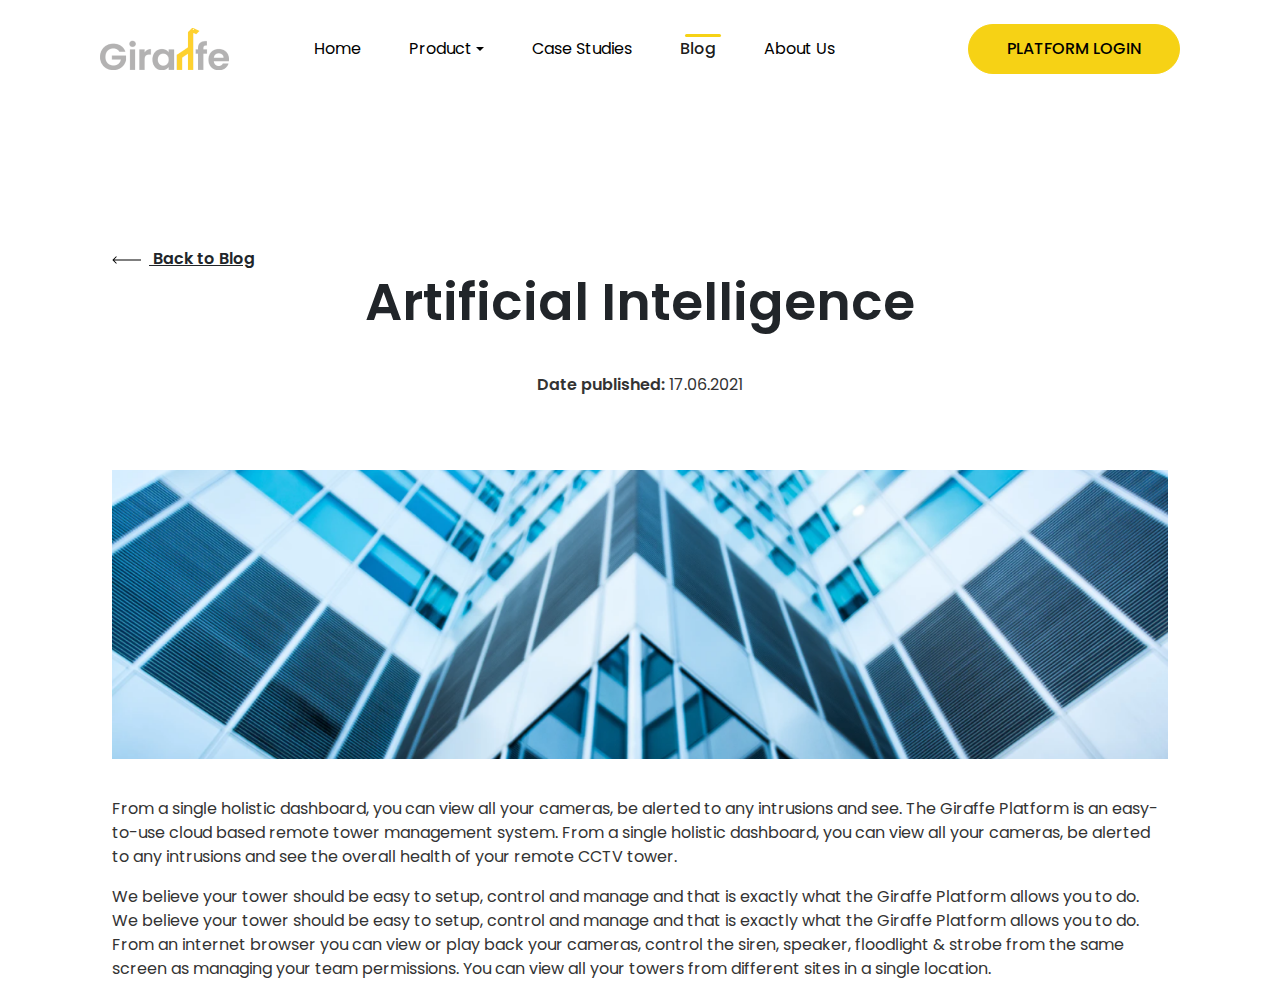
<file: one-blog.html>
<!DOCTYPE html>
<html lang="en">
  <head>
    <meta charset="UTF-8" />
    <meta http-equiv="X-UA-Compatible" content="IE=edge" />
    <meta name="viewport" content="width=device-width, initial-scale=1.0" />
    <title>Blog#1</title>
    <link rel="stylesheet" href="css/custom.min.css" />
    <script defer src="js/bootstrap.min.js"></script>
  </head>
  <body>
    <!-- NavBar -->
    <nav class="navbar navbar-expand-lg navbar-light pt-0">
      <div
        class="
          container
          section-container
          d-flex
          align-items-center
          justify-content-between
        "
      >
        <img src="./assets/images/Giraffe_logo.png" alt="logo" />
        <button
          class="navbar-toggler"
          type="button"
          data-bs-toggle="collapse"
          data-bs-target="#navbarSupportedContent"
          aria-controls="navbarSupportedContent"
          aria-expanded="false"
          aria-label="Toggle navigation"
        >
          <span class="navbar-toggler-icon"></span>
        </button>
        <div
          class="collapse navbar-collapse flex-lg-grow-0"
          id="navbarSupportedContent"
        >
          <ul class="navbar-nav">
            <li class="nav-item">
              <a class="nav-link" aria-current="page" href="#">Home</a>
            </li>

            <li class="nav-item dropdown">
              <a
                class="nav-link dropdown-toggle d-flex align-items-center"
                href="#"
                id="navbarDropdown"
                role="button"
                data-bs-toggle="dropdown"
                aria-expanded="false"
              >
                Product
              </a>
              <ul class="dropdown-menu" aria-labelledby="navbarDropdown">
                <li><a class="dropdown-item" href="#">Action</a></li>
                <li><a class="dropdown-item" href="#">Another action</a></li>
                <li><hr class="dropdown-divider" /></li>
                <li>
                  <a class="dropdown-item" href="#">Something else here</a>
                </li>
              </ul>
            </li>
            <li class="nav-item">
              <a class="nav-link" href="#">Case Studies</a>
            </li>
            <li class="nav-item">
              <a class="nav-link active" href="#">Blog</a>
            </li>
            <li class="nav-item">
              <a class="nav-link" href="#">About Us</a>
            </li>
          </ul>
        </div>
        <button
          class="btn btn-primary rounded-pill login-button text-uppercase"
          type="submit"
        >
          platform login
        </button>
      </div>
    </nav>
    <!-- NavBar -->

    <div class="one-blog">
      <section class="container">
        <div class="section-container">
          <div class="first-section">
            <span
              class="
                first-section_backTo
                fs-6
                text-dark text-decoration-underline
              "
            >
              <img
                class="img-fluid me-2"
                src="./assets/images/blog/back-arrow.png"
                alt="back-arrow"
              />
              Back to Blog
            </span>
            <div
              class="
                first-section-centered
                d-flex
                flex-column
                align-items-center
                justify-content-center
              "
            >
              <h1 class="first-section_title text-dark">
                Artificial Intelligence
              </h1>
              <h6 class="first-section_date">
                Date published: <span class="fw-normal">17.06.2021</span>
              </h6>
              <img
                class="img-fluid first-section_image"
                src="./assets/images/blog/big-building.png"
                alt="big-building"
              />
              <p class="first-section_talk">
                From a single holistic dashboard, you can view all your cameras,
                be alerted to any intrusions and see. The Giraffe Platform is an
                easy-to-use cloud based remote tower management system. From a
                single holistic dashboard, you can view all your cameras, be
                alerted to any intrusions and see the overall health of your
                remote CCTV tower.
              </p>
              <p class="first-section_talk">
                We believe your tower should be easy to setup, control and
                manage and that is exactly what the Giraffe Platform allows you
                to do. We believe your tower should be easy to setup, control
                and manage and that is exactly what the Giraffe Platform allows
                you to do. From an internet browser you can view or play back
                your cameras, control the siren, speaker, floodlight & strobe
                from the same screen as managing your team permissions. You can
                view all your towers from different sites in a single location.
              </p>
            </div>
          </div>
        </div>
      </section>
    </div>
  </body>
</html>
</file>
<file: css/custom.min.css>
@import url("https://fonts.googleapis.com/css2?family=Poppins:wght@300;400;500;600;700;800;900&display=swap");@import url("https://fonts.googleapis.com/css2?family=Gloria+Hallelujah&display=swap");/*!
 * Bootstrap v5.0.2 (https://getbootstrap.com/)
 * Copyright 2011-2021 The Bootstrap Authors
 * Copyright 2011-2021 Twitter, Inc.
 * Licensed under MIT (https://github.com/twbs/bootstrap/blob/main/LICENSE)
 */:root{--bs-blue: #0d6efd;--bs-indigo: #6610f2;--bs-purple: #6f42c1;--bs-pink: #d63384;--bs-red: #dc3545;--bs-orange: #fd7e14;--bs-yellow: #ffc107;--bs-green: #198754;--bs-teal: #20c997;--bs-cyan: #0dcaf0;--bs-white: #fff;--bs-gray: #6c757d;--bs-gray-dark: #343a40;--bs-primary: #f6d215;--bs-secondary: #000;--bs-success: #198754;--bs-info: #0dcaf0;--bs-warning: #ffc107;--bs-danger: #dc3545;--bs-light: #f8f9fa;--bs-dark: #212529;--bs-font-sans-serif: "Poppins", -apple-system, BlinkMacSystemFont, "Segoe UI", Roboto, "Helvetica Neue", Arial, "Noto Sans", sans-serif, "Apple Color Emoji", "Segoe UI Emoji", "Segoe UI Symbol", "Noto Color Emoji";--bs-font-monospace: SFMono-Regular, Menlo, Monaco, Consolas, "Liberation Mono", "Courier New", monospace;--bs-gradient: linear-gradient(180deg, rgba(255,255,255,0.15), rgba(255,255,255,0))}*,*::before,*::after{box-sizing:border-box}@media (prefers-reduced-motion: no-preference){:root{scroll-behavior:smooth}}body{margin:0;font-family:var(--bs-font-sans-serif);font-size:1rem;font-weight:400;line-height:1.5;color:#333;background-color:#fff;-webkit-text-size-adjust:100%;-webkit-tap-highlight-color:rgba(0,0,0,0)}hr{margin:1rem 0;color:inherit;background-color:currentColor;border:0;opacity:.25}hr:not([size]){height:1px}h1,.h1,h2,.h2,h3,.h3,h4,.h4,h5,.h5,h6,.h6{margin-top:0;margin-bottom:.5rem;font-family:"Poppins",-apple-system,BlinkMacSystemFont,"Segoe UI",Roboto,"Helvetica Neue",Arial,"Noto Sans",sans-serif,"Apple Color Emoji","Segoe UI Emoji","Segoe UI Symbol","Noto Color Emoji";font-weight:500;line-height:1.2}h1,.h1{font-size:calc(1.45rem + 2.4vw)}@media (min-width: 1200px){h1,.h1{font-size:3.25rem}}h2,.h2{font-size:calc(1.325rem + .9vw)}@media (min-width: 1200px){h2,.h2{font-size:2rem}}h3,.h3{font-size:calc(1.3rem + .6vw)}@media (min-width: 1200px){h3,.h3{font-size:1.75rem}}h4,.h4{font-size:calc(1.275rem + .3vw)}@media (min-width: 1200px){h4,.h4{font-size:1.5rem}}h5,.h5{font-size:1.25rem}h6,.h6{font-size:1rem}p{margin-top:0;margin-bottom:1rem}abbr[title],abbr[data-bs-original-title]{text-decoration:underline dotted;cursor:help;text-decoration-skip-ink:none}address{margin-bottom:1rem;font-style:normal;line-height:inherit}ol,ul{padding-left:2rem}ol,ul,dl{margin-top:0;margin-bottom:1rem}ol ol,ul ul,ol ul,ul ol{margin-bottom:0}dt{font-weight:700}dd{margin-bottom:.5rem;margin-left:0}blockquote{margin:0 0 1rem}b,strong{font-weight:bolder}small,.small{font-size:.875em}mark,.mark{padding:.2em;background-color:#fcf8e3}sub,sup{position:relative;font-size:.75em;line-height:0;vertical-align:baseline}sub{bottom:-.25em}sup{top:-.5em}a{color:#f6d215;text-decoration:underline}a:hover{color:#c5a811}a:not([href]):not([class]),a:not([href]):not([class]):hover{color:inherit;text-decoration:none}pre,code,kbd,samp{font-family:var(--bs-font-monospace);font-size:1em;direction:ltr /* rtl:ignore */;unicode-bidi:bidi-override}pre{display:block;margin-top:0;margin-bottom:1rem;overflow:auto;font-size:.875em}pre code{font-size:inherit;color:inherit;word-break:normal}code{font-size:.875em;color:#d63384;word-wrap:break-word}a>code{color:inherit}kbd{padding:.2rem .4rem;font-size:.875em;color:#fff;background-color:#212529;border-radius:.2rem}kbd kbd{padding:0;font-size:1em;font-weight:700}figure{margin:0 0 1rem}img,svg{vertical-align:middle}table{caption-side:bottom;border-collapse:collapse}caption{padding-top:.5rem;padding-bottom:.5rem;color:#6c757d;text-align:left}th{text-align:inherit;text-align:-webkit-match-parent}thead,tbody,tfoot,tr,td,th{border-color:inherit;border-style:solid;border-width:0}label{display:inline-block}button{border-radius:0}button:focus:not(:focus-visible){outline:0}input,button,select,optgroup,textarea{margin:0;font-family:inherit;font-size:inherit;line-height:inherit}button,select{text-transform:none}[role="button"]{cursor:pointer}select{word-wrap:normal}select:disabled{opacity:1}[list]::-webkit-calendar-picker-indicator{display:none}button,[type="button"],[type="reset"],[type="submit"]{-webkit-appearance:button}button:not(:disabled),[type="button"]:not(:disabled),[type="reset"]:not(:disabled),[type="submit"]:not(:disabled){cursor:pointer}::-moz-focus-inner{padding:0;border-style:none}textarea{resize:vertical}fieldset{min-width:0;padding:0;margin:0;border:0}legend{float:left;width:100%;padding:0;margin-bottom:.5rem;font-size:calc(1.275rem + .3vw);line-height:inherit}@media (min-width: 1200px){legend{font-size:1.5rem}}legend+*{clear:left}::-webkit-datetime-edit-fields-wrapper,::-webkit-datetime-edit-text,::-webkit-datetime-edit-minute,::-webkit-datetime-edit-hour-field,::-webkit-datetime-edit-day-field,::-webkit-datetime-edit-month-field,::-webkit-datetime-edit-year-field{padding:0}::-webkit-inner-spin-button{height:auto}[type="search"]{outline-offset:-2px;-webkit-appearance:textfield}::-webkit-search-decoration{-webkit-appearance:none}::-webkit-color-swatch-wrapper{padding:0}::file-selector-button{font:inherit}::-webkit-file-upload-button{font:inherit;-webkit-appearance:button}output{display:inline-block}iframe{border:0}summary{display:list-item;cursor:pointer}progress{vertical-align:baseline}[hidden]{display:none !important}.lead{font-size:1.25rem;font-weight:300}.display-1{font-size:calc(1.625rem + 4.5vw);font-weight:300;line-height:1.2}@media (min-width: 1200px){.display-1{font-size:5rem}}.display-2{font-size:calc(1.575rem + 3.9vw);font-weight:300;line-height:1.2}@media (min-width: 1200px){.display-2{font-size:4.5rem}}.display-3{font-size:calc(1.525rem + 3.3vw);font-weight:300;line-height:1.2}@media (min-width: 1200px){.display-3{font-size:4rem}}.display-4{font-size:calc(1.475rem + 2.7vw);font-weight:300;line-height:1.2}@media (min-width: 1200px){.display-4{font-size:3.5rem}}.display-5{font-size:calc(1.425rem + 2.1vw);font-weight:300;line-height:1.2}@media (min-width: 1200px){.display-5{font-size:3rem}}.display-6{font-size:calc(1.375rem + 1.5vw);font-weight:300;line-height:1.2}@media (min-width: 1200px){.display-6{font-size:2.5rem}}.list-unstyled{padding-left:0;list-style:none}.list-inline{padding-left:0;list-style:none}.list-inline-item{display:inline-block}.list-inline-item:not(:last-child){margin-right:.5rem}.initialism{font-size:.875em;text-transform:uppercase}.blockquote{margin-bottom:1rem;font-size:1.25rem}.blockquote>:last-child{margin-bottom:0}.blockquote-footer{margin-top:-1rem;margin-bottom:1rem;font-size:.875em;color:#6c757d}.blockquote-footer::before{content:"\2014\00A0"}.img-fluid{max-width:100%;height:auto}.img-thumbnail{padding:.25rem;background-color:#fff;border:1px solid #dee2e6;border-radius:50px;max-width:100%;height:auto}.figure{display:inline-block}.figure-img{margin-bottom:.5rem;line-height:1}.figure-caption{font-size:.875em;color:#6c757d}.container,.container-fluid,.container-sm,.container-md,.container-lg,.container-xl{width:100%;padding-right:var(--bs-gutter-x, .75rem);padding-left:var(--bs-gutter-x, .75rem);margin-right:auto;margin-left:auto}@media (min-width: 576px){.container,.container-sm{max-width:540px}}@media (min-width: 768px){.container,.container-sm,.container-md{max-width:720px}}@media (min-width: 992px){.container,.container-sm,.container-md,.container-lg{max-width:960px}}@media (min-width: 1200px){.container,.container-sm,.container-md,.container-lg,.container-xl{max-width:1600px}}.row{--bs-gutter-x: 1.5rem;--bs-gutter-y: 0;display:flex;flex-wrap:wrap;margin-top:calc(var(--bs-gutter-y) * -1);margin-right:calc(var(--bs-gutter-x) * -.5);margin-left:calc(var(--bs-gutter-x) * -.5)}.row>*{flex-shrink:0;width:100%;max-width:100%;padding-right:calc(var(--bs-gutter-x) * .5);padding-left:calc(var(--bs-gutter-x) * .5);margin-top:var(--bs-gutter-y)}.col{flex:1 0 0%}.row-cols-auto>*{flex:0 0 auto;width:auto}.row-cols-1>*{flex:0 0 auto;width:100%}.row-cols-2>*{flex:0 0 auto;width:50%}.row-cols-3>*{flex:0 0 auto;width:33.33333%}.row-cols-4>*{flex:0 0 auto;width:25%}.row-cols-5>*{flex:0 0 auto;width:20%}.row-cols-6>*{flex:0 0 auto;width:16.66667%}@media (min-width: 576px){.col-sm{flex:1 0 0%}.row-cols-sm-auto>*{flex:0 0 auto;width:auto}.row-cols-sm-1>*{flex:0 0 auto;width:100%}.row-cols-sm-2>*{flex:0 0 auto;width:50%}.row-cols-sm-3>*{flex:0 0 auto;width:33.33333%}.row-cols-sm-4>*{flex:0 0 auto;width:25%}.row-cols-sm-5>*{flex:0 0 auto;width:20%}.row-cols-sm-6>*{flex:0 0 auto;width:16.66667%}}@media (min-width: 768px){.col-md{flex:1 0 0%}.row-cols-md-auto>*{flex:0 0 auto;width:auto}.row-cols-md-1>*{flex:0 0 auto;width:100%}.row-cols-md-2>*{flex:0 0 auto;width:50%}.row-cols-md-3>*{flex:0 0 auto;width:33.33333%}.row-cols-md-4>*{flex:0 0 auto;width:25%}.row-cols-md-5>*{flex:0 0 auto;width:20%}.row-cols-md-6>*{flex:0 0 auto;width:16.66667%}}@media (min-width: 992px){.col-lg{flex:1 0 0%}.row-cols-lg-auto>*{flex:0 0 auto;width:auto}.row-cols-lg-1>*{flex:0 0 auto;width:100%}.row-cols-lg-2>*{flex:0 0 auto;width:50%}.row-cols-lg-3>*{flex:0 0 auto;width:33.33333%}.row-cols-lg-4>*{flex:0 0 auto;width:25%}.row-cols-lg-5>*{flex:0 0 auto;width:20%}.row-cols-lg-6>*{flex:0 0 auto;width:16.66667%}}@media (min-width: 1200px){.col-xl{flex:1 0 0%}.row-cols-xl-auto>*{flex:0 0 auto;width:auto}.row-cols-xl-1>*{flex:0 0 auto;width:100%}.row-cols-xl-2>*{flex:0 0 auto;width:50%}.row-cols-xl-3>*{flex:0 0 auto;width:33.33333%}.row-cols-xl-4>*{flex:0 0 auto;width:25%}.row-cols-xl-5>*{flex:0 0 auto;width:20%}.row-cols-xl-6>*{flex:0 0 auto;width:16.66667%}}@media (min-width: 1400px){.col-xxl{flex:1 0 0%}.row-cols-xxl-auto>*{flex:0 0 auto;width:auto}.row-cols-xxl-1>*{flex:0 0 auto;width:100%}.row-cols-xxl-2>*{flex:0 0 auto;width:50%}.row-cols-xxl-3>*{flex:0 0 auto;width:33.33333%}.row-cols-xxl-4>*{flex:0 0 auto;width:25%}.row-cols-xxl-5>*{flex:0 0 auto;width:20%}.row-cols-xxl-6>*{flex:0 0 auto;width:16.66667%}}.col-auto{flex:0 0 auto;width:auto}.col-1{flex:0 0 auto;width:8.33333%}.col-2{flex:0 0 auto;width:16.66667%}.col-3{flex:0 0 auto;width:25%}.col-4{flex:0 0 auto;width:33.33333%}.col-5{flex:0 0 auto;width:41.66667%}.col-6{flex:0 0 auto;width:50%}.col-7{flex:0 0 auto;width:58.33333%}.col-8{flex:0 0 auto;width:66.66667%}.col-9{flex:0 0 auto;width:75%}.col-10{flex:0 0 auto;width:83.33333%}.col-11{flex:0 0 auto;width:91.66667%}.col-12{flex:0 0 auto;width:100%}.offset-1{margin-left:8.33333%}.offset-2{margin-left:16.66667%}.offset-3{margin-left:25%}.offset-4{margin-left:33.33333%}.offset-5{margin-left:41.66667%}.offset-6{margin-left:50%}.offset-7{margin-left:58.33333%}.offset-8{margin-left:66.66667%}.offset-9{margin-left:75%}.offset-10{margin-left:83.33333%}.offset-11{margin-left:91.66667%}.g-0,.gx-0{--bs-gutter-x: 0}.g-0,.gy-0{--bs-gutter-y: 0}.g-1,.gx-1{--bs-gutter-x: .25rem}.g-1,.gy-1{--bs-gutter-y: .25rem}.g-2,.gx-2{--bs-gutter-x: .5rem}.g-2,.gy-2{--bs-gutter-y: .5rem}.g-3,.gx-3{--bs-gutter-x: 1rem}.g-3,.gy-3{--bs-gutter-y: 1rem}.g-4,.gx-4{--bs-gutter-x: 1.5rem}.g-4,.gy-4{--bs-gutter-y: 1.5rem}.g-5,.gx-5{--bs-gutter-x: 3rem}.g-5,.gy-5{--bs-gutter-y: 3rem}@media (min-width: 576px){.col-sm-auto{flex:0 0 auto;width:auto}.col-sm-1{flex:0 0 auto;width:8.33333%}.col-sm-2{flex:0 0 auto;width:16.66667%}.col-sm-3{flex:0 0 auto;width:25%}.col-sm-4{flex:0 0 auto;width:33.33333%}.col-sm-5{flex:0 0 auto;width:41.66667%}.col-sm-6{flex:0 0 auto;width:50%}.col-sm-7{flex:0 0 auto;width:58.33333%}.col-sm-8{flex:0 0 auto;width:66.66667%}.col-sm-9{flex:0 0 auto;width:75%}.col-sm-10{flex:0 0 auto;width:83.33333%}.col-sm-11{flex:0 0 auto;width:91.66667%}.col-sm-12{flex:0 0 auto;width:100%}.offset-sm-0{margin-left:0}.offset-sm-1{margin-left:8.33333%}.offset-sm-2{margin-left:16.66667%}.offset-sm-3{margin-left:25%}.offset-sm-4{margin-left:33.33333%}.offset-sm-5{margin-left:41.66667%}.offset-sm-6{margin-left:50%}.offset-sm-7{margin-left:58.33333%}.offset-sm-8{margin-left:66.66667%}.offset-sm-9{margin-left:75%}.offset-sm-10{margin-left:83.33333%}.offset-sm-11{margin-left:91.66667%}.g-sm-0,.gx-sm-0{--bs-gutter-x: 0}.g-sm-0,.gy-sm-0{--bs-gutter-y: 0}.g-sm-1,.gx-sm-1{--bs-gutter-x: .25rem}.g-sm-1,.gy-sm-1{--bs-gutter-y: .25rem}.g-sm-2,.gx-sm-2{--bs-gutter-x: .5rem}.g-sm-2,.gy-sm-2{--bs-gutter-y: .5rem}.g-sm-3,.gx-sm-3{--bs-gutter-x: 1rem}.g-sm-3,.gy-sm-3{--bs-gutter-y: 1rem}.g-sm-4,.gx-sm-4{--bs-gutter-x: 1.5rem}.g-sm-4,.gy-sm-4{--bs-gutter-y: 1.5rem}.g-sm-5,.gx-sm-5{--bs-gutter-x: 3rem}.g-sm-5,.gy-sm-5{--bs-gutter-y: 3rem}}@media (min-width: 768px){.col-md-auto{flex:0 0 auto;width:auto}.col-md-1{flex:0 0 auto;width:8.33333%}.col-md-2{flex:0 0 auto;width:16.66667%}.col-md-3{flex:0 0 auto;width:25%}.col-md-4{flex:0 0 auto;width:33.33333%}.col-md-5{flex:0 0 auto;width:41.66667%}.col-md-6{flex:0 0 auto;width:50%}.col-md-7{flex:0 0 auto;width:58.33333%}.col-md-8{flex:0 0 auto;width:66.66667%}.col-md-9{flex:0 0 auto;width:75%}.col-md-10{flex:0 0 auto;width:83.33333%}.col-md-11{flex:0 0 auto;width:91.66667%}.col-md-12{flex:0 0 auto;width:100%}.offset-md-0{margin-left:0}.offset-md-1{margin-left:8.33333%}.offset-md-2{margin-left:16.66667%}.offset-md-3{margin-left:25%}.offset-md-4{margin-left:33.33333%}.offset-md-5{margin-left:41.66667%}.offset-md-6{margin-left:50%}.offset-md-7{margin-left:58.33333%}.offset-md-8{margin-left:66.66667%}.offset-md-9{margin-left:75%}.offset-md-10{margin-left:83.33333%}.offset-md-11{margin-left:91.66667%}.g-md-0,.gx-md-0{--bs-gutter-x: 0}.g-md-0,.gy-md-0{--bs-gutter-y: 0}.g-md-1,.gx-md-1{--bs-gutter-x: .25rem}.g-md-1,.gy-md-1{--bs-gutter-y: .25rem}.g-md-2,.gx-md-2{--bs-gutter-x: .5rem}.g-md-2,.gy-md-2{--bs-gutter-y: .5rem}.g-md-3,.gx-md-3{--bs-gutter-x: 1rem}.g-md-3,.gy-md-3{--bs-gutter-y: 1rem}.g-md-4,.gx-md-4{--bs-gutter-x: 1.5rem}.g-md-4,.gy-md-4{--bs-gutter-y: 1.5rem}.g-md-5,.gx-md-5{--bs-gutter-x: 3rem}.g-md-5,.gy-md-5{--bs-gutter-y: 3rem}}@media (min-width: 992px){.col-lg-auto{flex:0 0 auto;width:auto}.col-lg-1{flex:0 0 auto;width:8.33333%}.col-lg-2{flex:0 0 auto;width:16.66667%}.col-lg-3{flex:0 0 auto;width:25%}.col-lg-4{flex:0 0 auto;width:33.33333%}.col-lg-5{flex:0 0 auto;width:41.66667%}.col-lg-6{flex:0 0 auto;width:50%}.col-lg-7{flex:0 0 auto;width:58.33333%}.col-lg-8{flex:0 0 auto;width:66.66667%}.col-lg-9{flex:0 0 auto;width:75%}.col-lg-10{flex:0 0 auto;width:83.33333%}.col-lg-11{flex:0 0 auto;width:91.66667%}.col-lg-12{flex:0 0 auto;width:100%}.offset-lg-0{margin-left:0}.offset-lg-1{margin-left:8.33333%}.offset-lg-2{margin-left:16.66667%}.offset-lg-3{margin-left:25%}.offset-lg-4{margin-left:33.33333%}.offset-lg-5{margin-left:41.66667%}.offset-lg-6{margin-left:50%}.offset-lg-7{margin-left:58.33333%}.offset-lg-8{margin-left:66.66667%}.offset-lg-9{margin-left:75%}.offset-lg-10{margin-left:83.33333%}.offset-lg-11{margin-left:91.66667%}.g-lg-0,.gx-lg-0{--bs-gutter-x: 0}.g-lg-0,.gy-lg-0{--bs-gutter-y: 0}.g-lg-1,.gx-lg-1{--bs-gutter-x: .25rem}.g-lg-1,.gy-lg-1{--bs-gutter-y: .25rem}.g-lg-2,.gx-lg-2{--bs-gutter-x: .5rem}.g-lg-2,.gy-lg-2{--bs-gutter-y: .5rem}.g-lg-3,.gx-lg-3{--bs-gutter-x: 1rem}.g-lg-3,.gy-lg-3{--bs-gutter-y: 1rem}.g-lg-4,.gx-lg-4{--bs-gutter-x: 1.5rem}.g-lg-4,.gy-lg-4{--bs-gutter-y: 1.5rem}.g-lg-5,.gx-lg-5{--bs-gutter-x: 3rem}.g-lg-5,.gy-lg-5{--bs-gutter-y: 3rem}}@media (min-width: 1200px){.col-xl-auto{flex:0 0 auto;width:auto}.col-xl-1{flex:0 0 auto;width:8.33333%}.col-xl-2{flex:0 0 auto;width:16.66667%}.col-xl-3{flex:0 0 auto;width:25%}.col-xl-4{flex:0 0 auto;width:33.33333%}.col-xl-5{flex:0 0 auto;width:41.66667%}.col-xl-6{flex:0 0 auto;width:50%}.col-xl-7{flex:0 0 auto;width:58.33333%}.col-xl-8{flex:0 0 auto;width:66.66667%}.col-xl-9{flex:0 0 auto;width:75%}.col-xl-10{flex:0 0 auto;width:83.33333%}.col-xl-11{flex:0 0 auto;width:91.66667%}.col-xl-12{flex:0 0 auto;width:100%}.offset-xl-0{margin-left:0}.offset-xl-1{margin-left:8.33333%}.offset-xl-2{margin-left:16.66667%}.offset-xl-3{margin-left:25%}.offset-xl-4{margin-left:33.33333%}.offset-xl-5{margin-left:41.66667%}.offset-xl-6{margin-left:50%}.offset-xl-7{margin-left:58.33333%}.offset-xl-8{margin-left:66.66667%}.offset-xl-9{margin-left:75%}.offset-xl-10{margin-left:83.33333%}.offset-xl-11{margin-left:91.66667%}.g-xl-0,.gx-xl-0{--bs-gutter-x: 0}.g-xl-0,.gy-xl-0{--bs-gutter-y: 0}.g-xl-1,.gx-xl-1{--bs-gutter-x: .25rem}.g-xl-1,.gy-xl-1{--bs-gutter-y: .25rem}.g-xl-2,.gx-xl-2{--bs-gutter-x: .5rem}.g-xl-2,.gy-xl-2{--bs-gutter-y: .5rem}.g-xl-3,.gx-xl-3{--bs-gutter-x: 1rem}.g-xl-3,.gy-xl-3{--bs-gutter-y: 1rem}.g-xl-4,.gx-xl-4{--bs-gutter-x: 1.5rem}.g-xl-4,.gy-xl-4{--bs-gutter-y: 1.5rem}.g-xl-5,.gx-xl-5{--bs-gutter-x: 3rem}.g-xl-5,.gy-xl-5{--bs-gutter-y: 3rem}}@media (min-width: 1400px){.col-xxl-auto{flex:0 0 auto;width:auto}.col-xxl-1{flex:0 0 auto;width:8.33333%}.col-xxl-2{flex:0 0 auto;width:16.66667%}.col-xxl-3{flex:0 0 auto;width:25%}.col-xxl-4{flex:0 0 auto;width:33.33333%}.col-xxl-5{flex:0 0 auto;width:41.66667%}.col-xxl-6{flex:0 0 auto;width:50%}.col-xxl-7{flex:0 0 auto;width:58.33333%}.col-xxl-8{flex:0 0 auto;width:66.66667%}.col-xxl-9{flex:0 0 auto;width:75%}.col-xxl-10{flex:0 0 auto;width:83.33333%}.col-xxl-11{flex:0 0 auto;width:91.66667%}.col-xxl-12{flex:0 0 auto;width:100%}.offset-xxl-0{margin-left:0}.offset-xxl-1{margin-left:8.33333%}.offset-xxl-2{margin-left:16.66667%}.offset-xxl-3{margin-left:25%}.offset-xxl-4{margin-left:33.33333%}.offset-xxl-5{margin-left:41.66667%}.offset-xxl-6{margin-left:50%}.offset-xxl-7{margin-left:58.33333%}.offset-xxl-8{margin-left:66.66667%}.offset-xxl-9{margin-left:75%}.offset-xxl-10{margin-left:83.33333%}.offset-xxl-11{margin-left:91.66667%}.g-xxl-0,.gx-xxl-0{--bs-gutter-x: 0}.g-xxl-0,.gy-xxl-0{--bs-gutter-y: 0}.g-xxl-1,.gx-xxl-1{--bs-gutter-x: .25rem}.g-xxl-1,.gy-xxl-1{--bs-gutter-y: .25rem}.g-xxl-2,.gx-xxl-2{--bs-gutter-x: .5rem}.g-xxl-2,.gy-xxl-2{--bs-gutter-y: .5rem}.g-xxl-3,.gx-xxl-3{--bs-gutter-x: 1rem}.g-xxl-3,.gy-xxl-3{--bs-gutter-y: 1rem}.g-xxl-4,.gx-xxl-4{--bs-gutter-x: 1.5rem}.g-xxl-4,.gy-xxl-4{--bs-gutter-y: 1.5rem}.g-xxl-5,.gx-xxl-5{--bs-gutter-x: 3rem}.g-xxl-5,.gy-xxl-5{--bs-gutter-y: 3rem}}.table{--bs-table-bg: rgba(0,0,0,0);--bs-table-accent-bg: rgba(0,0,0,0);--bs-table-striped-color: #333;--bs-table-striped-bg: rgba(0,0,0,0.05);--bs-table-active-color: #333;--bs-table-active-bg: rgba(0,0,0,0.1);--bs-table-hover-color: #333;--bs-table-hover-bg: rgba(0,0,0,0.075);width:100%;margin-bottom:1rem;color:#333;vertical-align:top;border-color:rgba(51,51,51,0.1)}.table>:not(caption)>*>*{padding:.5rem .5rem;background-color:var(--bs-table-bg);border-bottom-width:1px;box-shadow:inset 0 0 0 9999px var(--bs-table-accent-bg)}.table>tbody{vertical-align:inherit}.table>thead{vertical-align:bottom}.table>:not(:last-child)>:last-child>*{border-bottom-color:currentColor}.caption-top{caption-side:top}.table-sm>:not(caption)>*>*{padding:.25rem .25rem}.table-bordered>:not(caption)>*{border-width:1px 0}.table-bordered>:not(caption)>*>*{border-width:0 1px}.table-borderless>:not(caption)>*>*{border-bottom-width:0}.table-striped>tbody>tr:nth-of-type(odd){--bs-table-accent-bg: var(--bs-table-striped-bg);color:var(--bs-table-striped-color)}.table-active{--bs-table-accent-bg: var(--bs-table-active-bg);color:var(--bs-table-active-color)}.table-hover>tbody>tr:hover{--bs-table-accent-bg: var(--bs-table-hover-bg);color:var(--bs-table-hover-color)}.table-primary{--bs-table-bg: #fdf6d0;--bs-table-striped-bg: #f0eac6;--bs-table-striped-color: #000;--bs-table-active-bg: #e4ddbb;--bs-table-active-color: #000;--bs-table-hover-bg: #eae4c0;--bs-table-hover-color: #000;color:#000;border-color:#e4ddbb}.table-secondary{--bs-table-bg: #ccc;--bs-table-striped-bg: #c2c2c2;--bs-table-striped-color: #000;--bs-table-active-bg: #b8b8b8;--bs-table-active-color: #000;--bs-table-hover-bg: #bdbdbd;--bs-table-hover-color: #000;color:#000;border-color:#b8b8b8}.table-success{--bs-table-bg: #d1e7dd;--bs-table-striped-bg: #c7dbd2;--bs-table-striped-color: #000;--bs-table-active-bg: #bcd0c7;--bs-table-active-color: #000;--bs-table-hover-bg: #c1d6cc;--bs-table-hover-color: #000;color:#000;border-color:#bcd0c7}.table-info{--bs-table-bg: #cff4fc;--bs-table-striped-bg: #c5e8ef;--bs-table-striped-color: #000;--bs-table-active-bg: #badce3;--bs-table-active-color: #000;--bs-table-hover-bg: #bfe2e9;--bs-table-hover-color: #000;color:#000;border-color:#badce3}.table-warning{--bs-table-bg: #fff3cd;--bs-table-striped-bg: #f2e7c3;--bs-table-striped-color: #000;--bs-table-active-bg: #e6dbb9;--bs-table-active-color: #000;--bs-table-hover-bg: #ece1be;--bs-table-hover-color: #000;color:#000;border-color:#e6dbb9}.table-danger{--bs-table-bg: #f8d7da;--bs-table-striped-bg: #eccccf;--bs-table-striped-color: #000;--bs-table-active-bg: #dfc2c4;--bs-table-active-color: #000;--bs-table-hover-bg: #e5c7ca;--bs-table-hover-color: #000;color:#000;border-color:#dfc2c4}.table-light{--bs-table-bg: #f8f9fa;--bs-table-striped-bg: #ecedee;--bs-table-striped-color: #000;--bs-table-active-bg: #dfe0e1;--bs-table-active-color: #000;--bs-table-hover-bg: #e5e6e7;--bs-table-hover-color: #000;color:#000;border-color:#dfe0e1}.table-dark{--bs-table-bg: #212529;--bs-table-striped-bg: #2c3034;--bs-table-striped-color: #fff;--bs-table-active-bg: #373b3e;--bs-table-active-color: #fff;--bs-table-hover-bg: #323539;--bs-table-hover-color: #fff;color:#fff;border-color:#373b3e}.table-responsive{overflow-x:auto;-webkit-overflow-scrolling:touch}@media (max-width: 575.98px){.table-responsive-sm{overflow-x:auto;-webkit-overflow-scrolling:touch}}@media (max-width: 767.98px){.table-responsive-md{overflow-x:auto;-webkit-overflow-scrolling:touch}}@media (max-width: 991.98px){.table-responsive-lg{overflow-x:auto;-webkit-overflow-scrolling:touch}}@media (max-width: 1199.98px){.table-responsive-xl{overflow-x:auto;-webkit-overflow-scrolling:touch}}@media (max-width: 1399.98px){.table-responsive-xxl{overflow-x:auto;-webkit-overflow-scrolling:touch}}.form-label{margin-bottom:8px;font-size:.875rem;font-weight:500;color:#000}.col-form-label{padding-top:calc(.565rem + 1px);padding-bottom:calc(.565rem + 1px);margin-bottom:0;font-size:inherit;font-weight:500;line-height:1.5;color:#000}.col-form-label-lg{padding-top:calc(.5rem + 1px);padding-bottom:calc(.5rem + 1px);font-size:1.25rem}.col-form-label-sm{padding-top:calc(.25rem + 1px);padding-bottom:calc(.25rem + 1px);font-size:.875rem}.form-text{margin-top:.25rem;font-size:.875em;color:#6c757d}.form-control{display:block;width:100%;padding:.565rem 1.625rem;font-size:1rem;font-weight:500;line-height:1.5;color:#333;background-color:#fff;background-clip:padding-box;border:1px solid rgba(51,51,51,0.1);appearance:none;border-radius:50px;transition:border-color 0.15s ease-in-out,box-shadow 0.15s ease-in-out}@media (prefers-reduced-motion: reduce){.form-control{transition:none}}.form-control[type="file"]{overflow:hidden}.form-control[type="file"]:not(:disabled):not([readonly]){cursor:pointer}.form-control:focus{color:#333;background-color:#fff;border-color:#fbe98a;outline:0;box-shadow:0 0 0 .25rem rgba(246,210,21,0.25)}.form-control::-webkit-date-and-time-value{height:1.5em}.form-control::placeholder{color:rgba(51,51,51,0.3);opacity:1}.form-control:disabled,.form-control[readonly]{background-color:#e9ecef;opacity:1}.form-control::file-selector-button{padding:.565rem 1.625rem;margin:-.565rem -1.625rem;margin-inline-end:1.625rem;color:#333;background-color:#e9ecef;pointer-events:none;border-color:inherit;border-style:solid;border-width:0;border-inline-end-width:1px;border-radius:0;transition:color 0.15s ease-in-out,background-color 0.15s ease-in-out,border-color 0.15s ease-in-out,box-shadow 0.15s ease-in-out}@media (prefers-reduced-motion: reduce){.form-control::file-selector-button{transition:none}}.form-control:hover:not(:disabled):not([readonly])::file-selector-button{background-color:#dde0e3}.form-control::-webkit-file-upload-button{padding:.565rem 1.625rem;margin:-.565rem -1.625rem;margin-inline-end:1.625rem;color:#333;background-color:#e9ecef;pointer-events:none;border-color:inherit;border-style:solid;border-width:0;border-inline-end-width:1px;border-radius:0;transition:color 0.15s ease-in-out,background-color 0.15s ease-in-out,border-color 0.15s ease-in-out,box-shadow 0.15s ease-in-out}@media (prefers-reduced-motion: reduce){.form-control::-webkit-file-upload-button{transition:none}}.form-control:hover:not(:disabled):not([readonly])::-webkit-file-upload-button{background-color:#dde0e3}.form-control-plaintext{display:block;width:100%;padding:.565rem 0;margin-bottom:0;line-height:1.5;color:#333;background-color:transparent;border:solid transparent;border-width:1px 0}.form-control-plaintext.form-control-sm,.form-control-plaintext.form-control-lg{padding-right:0;padding-left:0}.form-control-sm{min-height:calc(1.5em + (.5rem + 2px));padding:.25rem .5rem;font-size:.875rem;border-radius:.2rem}.form-control-sm::file-selector-button{padding:.25rem .5rem;margin:-.25rem -.5rem;margin-inline-end:.5rem}.form-control-sm::-webkit-file-upload-button{padding:.25rem .5rem;margin:-.25rem -.5rem;margin-inline-end:.5rem}.form-control-lg{min-height:calc(1.5em + (1rem + 2px));padding:.5rem 1rem;font-size:1.25rem;border-radius:.3rem}.form-control-lg::file-selector-button{padding:.5rem 1rem;margin:-.5rem -1rem;margin-inline-end:1rem}.form-control-lg::-webkit-file-upload-button{padding:.5rem 1rem;margin:-.5rem -1rem;margin-inline-end:1rem}textarea.form-control{min-height:calc(1.5em + (1.13rem + 2px))}textarea.form-control-sm{min-height:calc(1.5em + (.5rem + 2px))}textarea.form-control-lg{min-height:calc(1.5em + (1rem + 2px))}.form-control-color{max-width:3rem;height:auto;padding:.565rem}.form-control-color:not(:disabled):not([readonly]){cursor:pointer}.form-control-color::-moz-color-swatch{height:1.5em;border-radius:50px}.form-control-color::-webkit-color-swatch{height:1.5em;border-radius:50px}.form-select{display:block;width:100%;padding:.565rem 4.875rem .565rem 1.625rem;-moz-padding-start:calc(1.625rem - 3px);font-size:1rem;font-weight:500;line-height:1.5;color:#333;background-color:#fff;background-image:url("data:image/svg+xml,%3csvg xmlns='http://www.w3.org/2000/svg' viewBox='0 0 16 16'%3e%3cpath fill='none' stroke='%23343a40' stroke-linecap='round' stroke-linejoin='round' stroke-width='2' d='M2 5l6 6 6-6'/%3e%3c/svg%3e");background-repeat:no-repeat;background-position:right 1.625rem center;background-size:16px 12px;border:1px solid rgba(51,51,51,0.1);border-radius:50px;transition:border-color 0.15s ease-in-out,box-shadow 0.15s ease-in-out;appearance:none}@media (prefers-reduced-motion: reduce){.form-select{transition:none}}.form-select:focus{border-color:#fbe98a;outline:0;box-shadow:0 0 0 .25rem rgba(246,210,21,0.25)}.form-select[multiple],.form-select[size]:not([size="1"]){padding-right:1.625rem;background-image:none}.form-select:disabled{background-color:#e9ecef}.form-select:-moz-focusring{color:transparent;text-shadow:0 0 0 #333}.form-select-sm{padding-top:.25rem;padding-bottom:.25rem;padding-left:.5rem;font-size:.875rem}.form-select-lg{padding-top:.5rem;padding-bottom:.5rem;padding-left:1rem;font-size:1.25rem}.form-check{display:block;min-height:1.5rem;padding-left:1.5em;margin-bottom:.125rem}.form-check .form-check-input{float:left;margin-left:-1.5em}.form-check-input{width:1em;height:1em;margin-top:.25em;vertical-align:top;background-color:#fff;background-repeat:no-repeat;background-position:center;background-size:contain;border:1px solid rgba(0,0,0,0.25);appearance:none;color-adjust:exact}.form-check-input[type="checkbox"]{border-radius:50px}.form-check-input[type="radio"]{border-radius:50%}.form-check-input:active{filter:brightness(90%)}.form-check-input:focus{border-color:#fbe98a;outline:0;box-shadow:0 0 0 .25rem rgba(246,210,21,0.25)}.form-check-input:checked{background-color:#f6d215;border-color:#f6d215}.form-check-input:checked[type="checkbox"]{background-image:url("data:image/svg+xml,%3csvg xmlns='http://www.w3.org/2000/svg' viewBox='0 0 20 20'%3e%3cpath fill='none' stroke='%23fff' stroke-linecap='round' stroke-linejoin='round' stroke-width='3' d='M6 10l3 3l6-6'/%3e%3c/svg%3e")}.form-check-input:checked[type="radio"]{background-image:url("data:image/svg+xml,%3csvg xmlns='http://www.w3.org/2000/svg' viewBox='-4 -4 8 8'%3e%3ccircle r='2' fill='%23fff'/%3e%3c/svg%3e")}.form-check-input[type="checkbox"]:indeterminate{background-color:#f6d215;border-color:#f6d215;background-image:url("data:image/svg+xml,%3csvg xmlns='http://www.w3.org/2000/svg' viewBox='0 0 20 20'%3e%3cpath fill='none' stroke='%23fff' stroke-linecap='round' stroke-linejoin='round' stroke-width='3' d='M6 10h8'/%3e%3c/svg%3e")}.form-check-input:disabled{pointer-events:none;filter:none;opacity:.5}.form-check-input[disabled] ~ .form-check-label,.form-check-input:disabled ~ .form-check-label{opacity:.5}.form-switch{padding-left:2.5em}.form-switch .form-check-input{width:2em;margin-left:-2.5em;background-image:url("data:image/svg+xml,%3csvg xmlns='http://www.w3.org/2000/svg' viewBox='-4 -4 8 8'%3e%3ccircle r='3' fill='rgba%280,0,0,0.25%29'/%3e%3c/svg%3e");background-position:left center;border-radius:2em;transition:background-position 0.15s ease-in-out}@media (prefers-reduced-motion: reduce){.form-switch .form-check-input{transition:none}}.form-switch .form-check-input:focus{background-image:url("data:image/svg+xml,%3csvg xmlns='http://www.w3.org/2000/svg' viewBox='-4 -4 8 8'%3e%3ccircle r='3' fill='%23fbe98a'/%3e%3c/svg%3e")}.form-switch .form-check-input:checked{background-position:right center;background-image:url("data:image/svg+xml,%3csvg xmlns='http://www.w3.org/2000/svg' viewBox='-4 -4 8 8'%3e%3ccircle r='3' fill='%23fff'/%3e%3c/svg%3e")}.form-check-inline{display:inline-block;margin-right:1rem}.btn-check{position:absolute;clip:rect(0, 0, 0, 0);pointer-events:none}.btn-check[disabled]+.btn,.btn-check:disabled+.btn{pointer-events:none;filter:none;opacity:.65}.form-range{width:100%;height:1.5rem;padding:0;background-color:transparent;appearance:none}.form-range:focus{outline:0}.form-range:focus::-webkit-slider-thumb{box-shadow:0 0 0 1px #fff,0 0 0 .25rem rgba(246,210,21,0.25)}.form-range:focus::-moz-range-thumb{box-shadow:0 0 0 1px #fff,0 0 0 .25rem rgba(246,210,21,0.25)}.form-range::-moz-focus-outer{border:0}.form-range::-webkit-slider-thumb{width:1rem;height:1rem;margin-top:-.25rem;background-color:#f6d215;border:0;border-radius:1rem;transition:background-color 0.15s ease-in-out,border-color 0.15s ease-in-out,box-shadow 0.15s ease-in-out;appearance:none}@media (prefers-reduced-motion: reduce){.form-range::-webkit-slider-thumb{transition:none}}.form-range::-webkit-slider-thumb:active{background-color:#fcf2b9}.form-range::-webkit-slider-runnable-track{width:100%;height:.5rem;color:transparent;cursor:pointer;background-color:#dee2e6;border-color:transparent;border-radius:1rem}.form-range::-moz-range-thumb{width:1rem;height:1rem;background-color:#f6d215;border:0;border-radius:1rem;transition:background-color 0.15s ease-in-out,border-color 0.15s ease-in-out,box-shadow 0.15s ease-in-out;appearance:none}@media (prefers-reduced-motion: reduce){.form-range::-moz-range-thumb{transition:none}}.form-range::-moz-range-thumb:active{background-color:#fcf2b9}.form-range::-moz-range-track{width:100%;height:.5rem;color:transparent;cursor:pointer;background-color:#dee2e6;border-color:transparent;border-radius:1rem}.form-range:disabled{pointer-events:none}.form-range:disabled::-webkit-slider-thumb{background-color:#adb5bd}.form-range:disabled::-moz-range-thumb{background-color:#adb5bd}.form-floating{position:relative}.form-floating>.form-control,.form-floating>.form-select{height:calc(3.5rem + 2px);line-height:1.25}.form-floating>label{position:absolute;top:0;left:0;height:100%;padding:1rem 1.625rem;pointer-events:none;border:1px solid transparent;transform-origin:0 0;transition:opacity 0.1s ease-in-out,transform 0.1s ease-in-out}@media (prefers-reduced-motion: reduce){.form-floating>label{transition:none}}.form-floating>.form-control{padding:1rem 1.625rem}.form-floating>.form-control::placeholder{color:transparent}.form-floating>.form-control:focus,.form-floating>.form-control:not(:placeholder-shown){padding-top:1.625rem;padding-bottom:.625rem}.form-floating>.form-control:-webkit-autofill{padding-top:1.625rem;padding-bottom:.625rem}.form-floating>.form-select{padding-top:1.625rem;padding-bottom:.625rem}.form-floating>.form-control:focus ~ label,.form-floating>.form-control:not(:placeholder-shown) ~ label,.form-floating>.form-select ~ label{opacity:.65;transform:scale(0.85) translateY(-0.5rem) translateX(0.15rem)}.form-floating>.form-control:-webkit-autofill ~ label{opacity:.65;transform:scale(0.85) translateY(-0.5rem) translateX(0.15rem)}.input-group{position:relative;display:flex;flex-wrap:wrap;align-items:stretch;width:100%}.input-group>.form-control,.input-group>.form-select{position:relative;flex:1 1 auto;width:1%;min-width:0}.input-group>.form-control:focus,.input-group>.form-select:focus{z-index:3}.input-group .btn{position:relative;z-index:2}.input-group .btn:focus{z-index:3}.input-group-text{display:flex;align-items:center;padding:.565rem 1.625rem;font-size:1rem;font-weight:500;line-height:1.5;color:#333;text-align:center;white-space:nowrap;background-color:#e9ecef;border:1px solid rgba(51,51,51,0.1);border-radius:50px}.input-group-lg>.form-control,.input-group-lg>.form-select,.input-group-lg>.input-group-text,.input-group-lg>.btn{padding:.5rem 1rem;font-size:1.25rem;border-radius:.3rem}.input-group-sm>.form-control,.input-group-sm>.form-select,.input-group-sm>.input-group-text,.input-group-sm>.btn{padding:.25rem .5rem;font-size:.875rem;border-radius:.2rem}.input-group-lg>.form-select,.input-group-sm>.form-select{padding-right:6.5rem}.input-group:not(.has-validation)>:not(:last-child):not(.dropdown-toggle):not(.dropdown-menu),.input-group:not(.has-validation)>.dropdown-toggle:nth-last-child(n+3){border-top-right-radius:0;border-bottom-right-radius:0}.input-group.has-validation>:nth-last-child(n+3):not(.dropdown-toggle):not(.dropdown-menu),.input-group.has-validation>.dropdown-toggle:nth-last-child(n+4){border-top-right-radius:0;border-bottom-right-radius:0}.input-group>:not(:first-child):not(.dropdown-menu):not(.valid-tooltip):not(.valid-feedback):not(.invalid-tooltip):not(.invalid-feedback){margin-left:-1px;border-top-left-radius:0;border-bottom-left-radius:0}.valid-feedback{display:none;width:100%;margin-top:.25rem;font-size:.875em;color:#198754}.valid-tooltip{position:absolute;top:100%;z-index:5;display:none;max-width:100%;padding:.25rem .5rem;margin-top:.1rem;font-size:.875rem;color:#fff;background-color:rgba(25,135,84,0.9);border-radius:50px}.was-validated :valid ~ .valid-feedback,.was-validated :valid ~ .valid-tooltip,.is-valid ~ .valid-feedback,.is-valid ~ .valid-tooltip{display:block}.was-validated .form-control:valid,.form-control.is-valid{border-color:#198754;padding-right:calc(1.5em + 1.13rem);background-image:url("data:image/svg+xml,%3csvg xmlns='http://www.w3.org/2000/svg' viewBox='0 0 8 8'%3e%3cpath fill='%23198754' d='M2.3 6.73L.6 4.53c-.4-1.04.46-1.4 1.1-.8l1.1 1.4 3.4-3.8c.6-.63 1.6-.27 1.2.7l-4 4.6c-.43.5-.8.4-1.1.1z'/%3e%3c/svg%3e");background-repeat:no-repeat;background-position:right calc(.375em + .2825rem) center;background-size:calc(.75em + .565rem) calc(.75em + .565rem)}.was-validated .form-control:valid:focus,.form-control.is-valid:focus{border-color:#198754;box-shadow:0 0 0 .25rem rgba(25,135,84,0.25)}.was-validated textarea.form-control:valid,textarea.form-control.is-valid{padding-right:calc(1.5em + 1.13rem);background-position:top calc(.375em + .2825rem) right calc(.375em + .2825rem)}.was-validated .form-select:valid,.form-select.is-valid{border-color:#198754}.was-validated .form-select:valid:not([multiple]):not([size]),.was-validated .form-select:valid:not([multiple])[size="1"],.form-select.is-valid:not([multiple]):not([size]),.form-select.is-valid:not([multiple])[size="1"]{padding-right:8.9375rem;background-image:url("data:image/svg+xml,%3csvg xmlns='http://www.w3.org/2000/svg' viewBox='0 0 16 16'%3e%3cpath fill='none' stroke='%23343a40' stroke-linecap='round' stroke-linejoin='round' stroke-width='2' d='M2 5l6 6 6-6'/%3e%3c/svg%3e"),url("data:image/svg+xml,%3csvg xmlns='http://www.w3.org/2000/svg' viewBox='0 0 8 8'%3e%3cpath fill='%23198754' d='M2.3 6.73L.6 4.53c-.4-1.04.46-1.4 1.1-.8l1.1 1.4 3.4-3.8c.6-.63 1.6-.27 1.2.7l-4 4.6c-.43.5-.8.4-1.1.1z'/%3e%3c/svg%3e");background-position:right 1.625rem center,center right 4.875rem;background-size:16px 12px,calc(.75em + .565rem) calc(.75em + .565rem)}.was-validated .form-select:valid:focus,.form-select.is-valid:focus{border-color:#198754;box-shadow:0 0 0 .25rem rgba(25,135,84,0.25)}.was-validated .form-check-input:valid,.form-check-input.is-valid{border-color:#198754}.was-validated .form-check-input:valid:checked,.form-check-input.is-valid:checked{background-color:#198754}.was-validated .form-check-input:valid:focus,.form-check-input.is-valid:focus{box-shadow:0 0 0 .25rem rgba(25,135,84,0.25)}.was-validated .form-check-input:valid ~ .form-check-label,.form-check-input.is-valid ~ .form-check-label{color:#198754}.form-check-inline .form-check-input ~ .valid-feedback{margin-left:.5em}.was-validated .input-group .form-control:valid,.input-group .form-control.is-valid,.was-validated .input-group .form-select:valid,.input-group .form-select.is-valid{z-index:1}.was-validated .input-group .form-control:valid:focus,.input-group .form-control.is-valid:focus,.was-validated .input-group .form-select:valid:focus,.input-group .form-select.is-valid:focus{z-index:3}.invalid-feedback{display:none;width:100%;margin-top:.25rem;font-size:.875em;color:#dc3545}.invalid-tooltip{position:absolute;top:100%;z-index:5;display:none;max-width:100%;padding:.25rem .5rem;margin-top:.1rem;font-size:.875rem;color:#fff;background-color:rgba(220,53,69,0.9);border-radius:50px}.was-validated :invalid ~ .invalid-feedback,.was-validated :invalid ~ .invalid-tooltip,.is-invalid ~ .invalid-feedback,.is-invalid ~ .invalid-tooltip{display:block}.was-validated .form-control:invalid,.form-control.is-invalid{border-color:#dc3545;padding-right:calc(1.5em + 1.13rem);background-image:url("data:image/svg+xml,%3csvg xmlns='http://www.w3.org/2000/svg' viewBox='0 0 12 12' width='12' height='12' fill='none' stroke='%23dc3545'%3e%3ccircle cx='6' cy='6' r='4.5'/%3e%3cpath stroke-linejoin='round' d='M5.8 3.6h.4L6 6.5z'/%3e%3ccircle cx='6' cy='8.2' r='.6' fill='%23dc3545' stroke='none'/%3e%3c/svg%3e");background-repeat:no-repeat;background-position:right calc(.375em + .2825rem) center;background-size:calc(.75em + .565rem) calc(.75em + .565rem)}.was-validated .form-control:invalid:focus,.form-control.is-invalid:focus{border-color:#dc3545;box-shadow:0 0 0 .25rem rgba(220,53,69,0.25)}.was-validated textarea.form-control:invalid,textarea.form-control.is-invalid{padding-right:calc(1.5em + 1.13rem);background-position:top calc(.375em + .2825rem) right calc(.375em + .2825rem)}.was-validated .form-select:invalid,.form-select.is-invalid{border-color:#dc3545}.was-validated .form-select:invalid:not([multiple]):not([size]),.was-validated .form-select:invalid:not([multiple])[size="1"],.form-select.is-invalid:not([multiple]):not([size]),.form-select.is-invalid:not([multiple])[size="1"]{padding-right:8.9375rem;background-image:url("data:image/svg+xml,%3csvg xmlns='http://www.w3.org/2000/svg' viewBox='0 0 16 16'%3e%3cpath fill='none' stroke='%23343a40' stroke-linecap='round' stroke-linejoin='round' stroke-width='2' d='M2 5l6 6 6-6'/%3e%3c/svg%3e"),url("data:image/svg+xml,%3csvg xmlns='http://www.w3.org/2000/svg' viewBox='0 0 12 12' width='12' height='12' fill='none' stroke='%23dc3545'%3e%3ccircle cx='6' cy='6' r='4.5'/%3e%3cpath stroke-linejoin='round' d='M5.8 3.6h.4L6 6.5z'/%3e%3ccircle cx='6' cy='8.2' r='.6' fill='%23dc3545' stroke='none'/%3e%3c/svg%3e");background-position:right 1.625rem center,center right 4.875rem;background-size:16px 12px,calc(.75em + .565rem) calc(.75em + .565rem)}.was-validated .form-select:invalid:focus,.form-select.is-invalid:focus{border-color:#dc3545;box-shadow:0 0 0 .25rem rgba(220,53,69,0.25)}.was-validated .form-check-input:invalid,.form-check-input.is-invalid{border-color:#dc3545}.was-validated .form-check-input:invalid:checked,.form-check-input.is-invalid:checked{background-color:#dc3545}.was-validated .form-check-input:invalid:focus,.form-check-input.is-invalid:focus{box-shadow:0 0 0 .25rem rgba(220,53,69,0.25)}.was-validated .form-check-input:invalid ~ .form-check-label,.form-check-input.is-invalid ~ .form-check-label{color:#dc3545}.form-check-inline .form-check-input ~ .invalid-feedback{margin-left:.5em}.was-validated .input-group .form-control:invalid,.input-group .form-control.is-invalid,.was-validated .input-group .form-select:invalid,.input-group .form-select.is-invalid{z-index:2}.was-validated .input-group .form-control:invalid:focus,.input-group .form-control.is-invalid:focus,.was-validated .input-group .form-select:invalid:focus,.input-group .form-select.is-invalid:focus{z-index:3}.btn{display:inline-block;font-weight:500;line-height:1.5;color:#333;text-align:center;text-decoration:none;vertical-align:middle;cursor:pointer;user-select:none;background-color:transparent;border:1px solid transparent;padding:.75rem 2.3125rem;font-size:1rem;border-radius:50px;transition:color 0.15s ease-in-out,background-color 0.15s ease-in-out,border-color 0.15s ease-in-out,box-shadow 0.15s ease-in-out}@media (prefers-reduced-motion: reduce){.btn{transition:none}}.btn:hover{color:#333}.btn-check:focus+.btn,.btn:focus{outline:0;box-shadow:0 0 0 .25rem rgba(246,210,21,0.25)}.btn:disabled,.btn.disabled,fieldset:disabled .btn{pointer-events:none;opacity:.65}.btn-primary{color:#000;background-color:#f6d215;border-color:#f6d215}.btn-primary:hover{color:#000;background-color:#f7d938;border-color:#f7d72c}.btn-check:focus+.btn-primary,.btn-primary:focus{color:#000;background-color:#f7d938;border-color:#f7d72c;box-shadow:0 0 0 .25rem rgba(209,179,18,0.5)}.btn-check:checked+.btn-primary,.btn-check:active+.btn-primary,.btn-primary:active,.btn-primary.active,.show>.btn-primary.dropdown-toggle{color:#000;background-color:#f8db44;border-color:#f7d72c}.btn-check:checked+.btn-primary:focus,.btn-check:active+.btn-primary:focus,.btn-primary:active:focus,.btn-primary.active:focus,.show>.btn-primary.dropdown-toggle:focus{box-shadow:0 0 0 .25rem rgba(209,179,18,0.5)}.btn-primary:disabled,.btn-primary.disabled{color:#000;background-color:#f6d215;border-color:#f6d215}.btn-secondary{color:#fff;background-color:#000;border-color:#000}.btn-secondary:hover{color:#fff;background-color:#000;border-color:#000}.btn-check:focus+.btn-secondary,.btn-secondary:focus{color:#fff;background-color:#000;border-color:#000;box-shadow:0 0 0 .25rem rgba(38,38,38,0.5)}.btn-check:checked+.btn-secondary,.btn-check:active+.btn-secondary,.btn-secondary:active,.btn-secondary.active,.show>.btn-secondary.dropdown-toggle{color:#fff;background-color:#000;border-color:#000}.btn-check:checked+.btn-secondary:focus,.btn-check:active+.btn-secondary:focus,.btn-secondary:active:focus,.btn-secondary.active:focus,.show>.btn-secondary.dropdown-toggle:focus{box-shadow:0 0 0 .25rem rgba(38,38,38,0.5)}.btn-secondary:disabled,.btn-secondary.disabled{color:#fff;background-color:#000;border-color:#000}.btn-success{color:#fff;background-color:#198754;border-color:#198754}.btn-success:hover{color:#fff;background-color:#157347;border-color:#146c43}.btn-check:focus+.btn-success,.btn-success:focus{color:#fff;background-color:#157347;border-color:#146c43;box-shadow:0 0 0 .25rem rgba(60,153,110,0.5)}.btn-check:checked+.btn-success,.btn-check:active+.btn-success,.btn-success:active,.btn-success.active,.show>.btn-success.dropdown-toggle{color:#fff;background-color:#146c43;border-color:#13653f}.btn-check:checked+.btn-success:focus,.btn-check:active+.btn-success:focus,.btn-success:active:focus,.btn-success.active:focus,.show>.btn-success.dropdown-toggle:focus{box-shadow:0 0 0 .25rem rgba(60,153,110,0.5)}.btn-success:disabled,.btn-success.disabled{color:#fff;background-color:#198754;border-color:#198754}.btn-info{color:#000;background-color:#0dcaf0;border-color:#0dcaf0}.btn-info:hover{color:#000;background-color:#31d2f2;border-color:#25cff2}.btn-check:focus+.btn-info,.btn-info:focus{color:#000;background-color:#31d2f2;border-color:#25cff2;box-shadow:0 0 0 .25rem rgba(11,172,204,0.5)}.btn-check:checked+.btn-info,.btn-check:active+.btn-info,.btn-info:active,.btn-info.active,.show>.btn-info.dropdown-toggle{color:#000;background-color:#3dd5f3;border-color:#25cff2}.btn-check:checked+.btn-info:focus,.btn-check:active+.btn-info:focus,.btn-info:active:focus,.btn-info.active:focus,.show>.btn-info.dropdown-toggle:focus{box-shadow:0 0 0 .25rem rgba(11,172,204,0.5)}.btn-info:disabled,.btn-info.disabled{color:#000;background-color:#0dcaf0;border-color:#0dcaf0}.btn-warning{color:#000;background-color:#ffc107;border-color:#ffc107}.btn-warning:hover{color:#000;background-color:#ffca2c;border-color:#ffc720}.btn-check:focus+.btn-warning,.btn-warning:focus{color:#000;background-color:#ffca2c;border-color:#ffc720;box-shadow:0 0 0 .25rem rgba(217,164,6,0.5)}.btn-check:checked+.btn-warning,.btn-check:active+.btn-warning,.btn-warning:active,.btn-warning.active,.show>.btn-warning.dropdown-toggle{color:#000;background-color:#ffcd39;border-color:#ffc720}.btn-check:checked+.btn-warning:focus,.btn-check:active+.btn-warning:focus,.btn-warning:active:focus,.btn-warning.active:focus,.show>.btn-warning.dropdown-toggle:focus{box-shadow:0 0 0 .25rem rgba(217,164,6,0.5)}.btn-warning:disabled,.btn-warning.disabled{color:#000;background-color:#ffc107;border-color:#ffc107}.btn-danger{color:#fff;background-color:#dc3545;border-color:#dc3545}.btn-danger:hover{color:#fff;background-color:#bb2d3b;border-color:#b02a37}.btn-check:focus+.btn-danger,.btn-danger:focus{color:#fff;background-color:#bb2d3b;border-color:#b02a37;box-shadow:0 0 0 .25rem rgba(225,83,97,0.5)}.btn-check:checked+.btn-danger,.btn-check:active+.btn-danger,.btn-danger:active,.btn-danger.active,.show>.btn-danger.dropdown-toggle{color:#fff;background-color:#b02a37;border-color:#a52834}.btn-check:checked+.btn-danger:focus,.btn-check:active+.btn-danger:focus,.btn-danger:active:focus,.btn-danger.active:focus,.show>.btn-danger.dropdown-toggle:focus{box-shadow:0 0 0 .25rem rgba(225,83,97,0.5)}.btn-danger:disabled,.btn-danger.disabled{color:#fff;background-color:#dc3545;border-color:#dc3545}.btn-light{color:#000;background-color:#f8f9fa;border-color:#f8f9fa}.btn-light:hover{color:#000;background-color:#f9fafb;border-color:#f9fafb}.btn-check:focus+.btn-light,.btn-light:focus{color:#000;background-color:#f9fafb;border-color:#f9fafb;box-shadow:0 0 0 .25rem rgba(211,212,213,0.5)}.btn-check:checked+.btn-light,.btn-check:active+.btn-light,.btn-light:active,.btn-light.active,.show>.btn-light.dropdown-toggle{color:#000;background-color:#f9fafb;border-color:#f9fafb}.btn-check:checked+.btn-light:focus,.btn-check:active+.btn-light:focus,.btn-light:active:focus,.btn-light.active:focus,.show>.btn-light.dropdown-toggle:focus{box-shadow:0 0 0 .25rem rgba(211,212,213,0.5)}.btn-light:disabled,.btn-light.disabled{color:#000;background-color:#f8f9fa;border-color:#f8f9fa}.btn-dark{color:#fff;background-color:#212529;border-color:#212529}.btn-dark:hover{color:#fff;background-color:#1c1f23;border-color:#1a1e21}.btn-check:focus+.btn-dark,.btn-dark:focus{color:#fff;background-color:#1c1f23;border-color:#1a1e21;box-shadow:0 0 0 .25rem rgba(66,70,73,0.5)}.btn-check:checked+.btn-dark,.btn-check:active+.btn-dark,.btn-dark:active,.btn-dark.active,.show>.btn-dark.dropdown-toggle{color:#fff;background-color:#1a1e21;border-color:#191c1f}.btn-check:checked+.btn-dark:focus,.btn-check:active+.btn-dark:focus,.btn-dark:active:focus,.btn-dark.active:focus,.show>.btn-dark.dropdown-toggle:focus{box-shadow:0 0 0 .25rem rgba(66,70,73,0.5)}.btn-dark:disabled,.btn-dark.disabled{color:#fff;background-color:#212529;border-color:#212529}.btn-outline-primary{color:#f6d215;border-color:#f6d215}.btn-outline-primary:hover{color:#000;background-color:#f6d215;border-color:#f6d215}.btn-check:focus+.btn-outline-primary,.btn-outline-primary:focus{box-shadow:0 0 0 .25rem rgba(246,210,21,0.5)}.btn-check:checked+.btn-outline-primary,.btn-check:active+.btn-outline-primary,.btn-outline-primary:active,.btn-outline-primary.active,.btn-outline-primary.dropdown-toggle.show{color:#000;background-color:#f6d215;border-color:#f6d215}.btn-check:checked+.btn-outline-primary:focus,.btn-check:active+.btn-outline-primary:focus,.btn-outline-primary:active:focus,.btn-outline-primary.active:focus,.btn-outline-primary.dropdown-toggle.show:focus{box-shadow:0 0 0 .25rem rgba(246,210,21,0.5)}.btn-outline-primary:disabled,.btn-outline-primary.disabled{color:#f6d215;background-color:transparent}.btn-outline-secondary{color:#000;border-color:#000}.btn-outline-secondary:hover{color:#fff;background-color:#000;border-color:#000}.btn-check:focus+.btn-outline-secondary,.btn-outline-secondary:focus{box-shadow:0 0 0 .25rem rgba(0,0,0,0.5)}.btn-check:checked+.btn-outline-secondary,.btn-check:active+.btn-outline-secondary,.btn-outline-secondary:active,.btn-outline-secondary.active,.btn-outline-secondary.dropdown-toggle.show{color:#fff;background-color:#000;border-color:#000}.btn-check:checked+.btn-outline-secondary:focus,.btn-check:active+.btn-outline-secondary:focus,.btn-outline-secondary:active:focus,.btn-outline-secondary.active:focus,.btn-outline-secondary.dropdown-toggle.show:focus{box-shadow:0 0 0 .25rem rgba(0,0,0,0.5)}.btn-outline-secondary:disabled,.btn-outline-secondary.disabled{color:#000;background-color:transparent}.btn-outline-success{color:#198754;border-color:#198754}.btn-outline-success:hover{color:#fff;background-color:#198754;border-color:#198754}.btn-check:focus+.btn-outline-success,.btn-outline-success:focus{box-shadow:0 0 0 .25rem rgba(25,135,84,0.5)}.btn-check:checked+.btn-outline-success,.btn-check:active+.btn-outline-success,.btn-outline-success:active,.btn-outline-success.active,.btn-outline-success.dropdown-toggle.show{color:#fff;background-color:#198754;border-color:#198754}.btn-check:checked+.btn-outline-success:focus,.btn-check:active+.btn-outline-success:focus,.btn-outline-success:active:focus,.btn-outline-success.active:focus,.btn-outline-success.dropdown-toggle.show:focus{box-shadow:0 0 0 .25rem rgba(25,135,84,0.5)}.btn-outline-success:disabled,.btn-outline-success.disabled{color:#198754;background-color:transparent}.btn-outline-info{color:#0dcaf0;border-color:#0dcaf0}.btn-outline-info:hover{color:#000;background-color:#0dcaf0;border-color:#0dcaf0}.btn-check:focus+.btn-outline-info,.btn-outline-info:focus{box-shadow:0 0 0 .25rem rgba(13,202,240,0.5)}.btn-check:checked+.btn-outline-info,.btn-check:active+.btn-outline-info,.btn-outline-info:active,.btn-outline-info.active,.btn-outline-info.dropdown-toggle.show{color:#000;background-color:#0dcaf0;border-color:#0dcaf0}.btn-check:checked+.btn-outline-info:focus,.btn-check:active+.btn-outline-info:focus,.btn-outline-info:active:focus,.btn-outline-info.active:focus,.btn-outline-info.dropdown-toggle.show:focus{box-shadow:0 0 0 .25rem rgba(13,202,240,0.5)}.btn-outline-info:disabled,.btn-outline-info.disabled{color:#0dcaf0;background-color:transparent}.btn-outline-warning{color:#ffc107;border-color:#ffc107}.btn-outline-warning:hover{color:#000;background-color:#ffc107;border-color:#ffc107}.btn-check:focus+.btn-outline-warning,.btn-outline-warning:focus{box-shadow:0 0 0 .25rem rgba(255,193,7,0.5)}.btn-check:checked+.btn-outline-warning,.btn-check:active+.btn-outline-warning,.btn-outline-warning:active,.btn-outline-warning.active,.btn-outline-warning.dropdown-toggle.show{color:#000;background-color:#ffc107;border-color:#ffc107}.btn-check:checked+.btn-outline-warning:focus,.btn-check:active+.btn-outline-warning:focus,.btn-outline-warning:active:focus,.btn-outline-warning.active:focus,.btn-outline-warning.dropdown-toggle.show:focus{box-shadow:0 0 0 .25rem rgba(255,193,7,0.5)}.btn-outline-warning:disabled,.btn-outline-warning.disabled{color:#ffc107;background-color:transparent}.btn-outline-danger{color:#dc3545;border-color:#dc3545}.btn-outline-danger:hover{color:#fff;background-color:#dc3545;border-color:#dc3545}.btn-check:focus+.btn-outline-danger,.btn-outline-danger:focus{box-shadow:0 0 0 .25rem rgba(220,53,69,0.5)}.btn-check:checked+.btn-outline-danger,.btn-check:active+.btn-outline-danger,.btn-outline-danger:active,.btn-outline-danger.active,.btn-outline-danger.dropdown-toggle.show{color:#fff;background-color:#dc3545;border-color:#dc3545}.btn-check:checked+.btn-outline-danger:focus,.btn-check:active+.btn-outline-danger:focus,.btn-outline-danger:active:focus,.btn-outline-danger.active:focus,.btn-outline-danger.dropdown-toggle.show:focus{box-shadow:0 0 0 .25rem rgba(220,53,69,0.5)}.btn-outline-danger:disabled,.btn-outline-danger.disabled{color:#dc3545;background-color:transparent}.btn-outline-light{color:#f8f9fa;border-color:#f8f9fa}.btn-outline-light:hover{color:#000;background-color:#f8f9fa;border-color:#f8f9fa}.btn-check:focus+.btn-outline-light,.btn-outline-light:focus{box-shadow:0 0 0 .25rem rgba(248,249,250,0.5)}.btn-check:checked+.btn-outline-light,.btn-check:active+.btn-outline-light,.btn-outline-light:active,.btn-outline-light.active,.btn-outline-light.dropdown-toggle.show{color:#000;background-color:#f8f9fa;border-color:#f8f9fa}.btn-check:checked+.btn-outline-light:focus,.btn-check:active+.btn-outline-light:focus,.btn-outline-light:active:focus,.btn-outline-light.active:focus,.btn-outline-light.dropdown-toggle.show:focus{box-shadow:0 0 0 .25rem rgba(248,249,250,0.5)}.btn-outline-light:disabled,.btn-outline-light.disabled{color:#f8f9fa;background-color:transparent}.btn-outline-dark{color:#212529;border-color:#212529}.btn-outline-dark:hover{color:#fff;background-color:#212529;border-color:#212529}.btn-check:focus+.btn-outline-dark,.btn-outline-dark:focus{box-shadow:0 0 0 .25rem rgba(33,37,41,0.5)}.btn-check:checked+.btn-outline-dark,.btn-check:active+.btn-outline-dark,.btn-outline-dark:active,.btn-outline-dark.active,.btn-outline-dark.dropdown-toggle.show{color:#fff;background-color:#212529;border-color:#212529}.btn-check:checked+.btn-outline-dark:focus,.btn-check:active+.btn-outline-dark:focus,.btn-outline-dark:active:focus,.btn-outline-dark.active:focus,.btn-outline-dark.dropdown-toggle.show:focus{box-shadow:0 0 0 .25rem rgba(33,37,41,0.5)}.btn-outline-dark:disabled,.btn-outline-dark.disabled{color:#212529;background-color:transparent}.btn-link{font-weight:400;color:#f6d215;text-decoration:underline}.btn-link:hover{color:#c5a811}.btn-link:disabled,.btn-link.disabled{color:#6c757d}.btn-lg,.btn-group-lg>.btn{padding:.5rem 1rem;font-size:1.25rem;border-radius:.3rem}.btn-sm,.btn-group-sm>.btn{padding:.25rem .5rem;font-size:.875rem;border-radius:.2rem}.fade{transition:opacity 0.15s linear}@media (prefers-reduced-motion: reduce){.fade{transition:none}}.fade:not(.show){opacity:0}.collapse:not(.show){display:none}.collapsing{height:0;overflow:hidden;transition:height 0.35s ease}@media (prefers-reduced-motion: reduce){.collapsing{transition:none}}.dropup,.dropend,.dropdown,.dropstart{position:relative}.dropdown-toggle{white-space:nowrap}.dropdown-toggle::after{display:inline-block;margin-left:.255em;vertical-align:.255em;content:"";border-top:.3em solid;border-right:.3em solid transparent;border-bottom:0;border-left:.3em solid transparent}.dropdown-toggle:empty::after{margin-left:0}.dropdown-menu{position:absolute;z-index:1000;display:none;min-width:10rem;padding:.5rem 0;margin:0;font-size:1rem;color:#333;text-align:left;list-style:none;background-color:#fff;background-clip:padding-box;border:1px solid rgba(0,0,0,0.15);border-radius:50px}.dropdown-menu[data-bs-popper]{top:100%;left:0;margin-top:.125rem}.dropdown-menu-start{--bs-position: start}.dropdown-menu-start[data-bs-popper]{right:auto;left:0}.dropdown-menu-end{--bs-position: end}.dropdown-menu-end[data-bs-popper]{right:0;left:auto}@media (min-width: 576px){.dropdown-menu-sm-start{--bs-position: start}.dropdown-menu-sm-start[data-bs-popper]{right:auto;left:0}.dropdown-menu-sm-end{--bs-position: end}.dropdown-menu-sm-end[data-bs-popper]{right:0;left:auto}}@media (min-width: 768px){.dropdown-menu-md-start{--bs-position: start}.dropdown-menu-md-start[data-bs-popper]{right:auto;left:0}.dropdown-menu-md-end{--bs-position: end}.dropdown-menu-md-end[data-bs-popper]{right:0;left:auto}}@media (min-width: 992px){.dropdown-menu-lg-start{--bs-position: start}.dropdown-menu-lg-start[data-bs-popper]{right:auto;left:0}.dropdown-menu-lg-end{--bs-position: end}.dropdown-menu-lg-end[data-bs-popper]{right:0;left:auto}}@media (min-width: 1200px){.dropdown-menu-xl-start{--bs-position: start}.dropdown-menu-xl-start[data-bs-popper]{right:auto;left:0}.dropdown-menu-xl-end{--bs-position: end}.dropdown-menu-xl-end[data-bs-popper]{right:0;left:auto}}@media (min-width: 1400px){.dropdown-menu-xxl-start{--bs-position: start}.dropdown-menu-xxl-start[data-bs-popper]{right:auto;left:0}.dropdown-menu-xxl-end{--bs-position: end}.dropdown-menu-xxl-end[data-bs-popper]{right:0;left:auto}}.dropup .dropdown-menu[data-bs-popper]{top:auto;bottom:100%;margin-top:0;margin-bottom:.125rem}.dropup .dropdown-toggle::after{display:inline-block;margin-left:.255em;vertical-align:.255em;content:"";border-top:0;border-right:.3em solid transparent;border-bottom:.3em solid;border-left:.3em solid transparent}.dropup .dropdown-toggle:empty::after{margin-left:0}.dropend .dropdown-menu[data-bs-popper]{top:0;right:auto;left:100%;margin-top:0;margin-left:.125rem}.dropend .dropdown-toggle::after{display:inline-block;margin-left:.255em;vertical-align:.255em;content:"";border-top:.3em solid transparent;border-right:0;border-bottom:.3em solid transparent;border-left:.3em solid}.dropend .dropdown-toggle:empty::after{margin-left:0}.dropend .dropdown-toggle::after{vertical-align:0}.dropstart .dropdown-menu[data-bs-popper]{top:0;right:100%;left:auto;margin-top:0;margin-right:.125rem}.dropstart .dropdown-toggle::after{display:inline-block;margin-left:.255em;vertical-align:.255em;content:""}.dropstart .dropdown-toggle::after{display:none}.dropstart .dropdown-toggle::before{display:inline-block;margin-right:.255em;vertical-align:.255em;content:"";border-top:.3em solid transparent;border-right:.3em solid;border-bottom:.3em solid transparent}.dropstart .dropdown-toggle:empty::after{margin-left:0}.dropstart .dropdown-toggle::before{vertical-align:0}.dropdown-divider{height:0;margin:.5rem 0;overflow:hidden;border-top:1px solid rgba(0,0,0,0.15)}.dropdown-item{display:block;width:100%;padding:.25rem 1rem;clear:both;font-weight:400;color:#212529;text-align:inherit;text-decoration:none;white-space:nowrap;background-color:transparent;border:0}.dropdown-item:hover,.dropdown-item:focus{color:#1e2125;background-color:#e9ecef}.dropdown-item.active,.dropdown-item:active{color:#fff;text-decoration:none;background-color:#f6d215}.dropdown-item.disabled,.dropdown-item:disabled{color:#adb5bd;pointer-events:none;background-color:transparent}.dropdown-menu.show{display:block}.dropdown-header{display:block;padding:.5rem 1rem;margin-bottom:0;font-size:.875rem;color:#6c757d;white-space:nowrap}.dropdown-item-text{display:block;padding:.25rem 1rem;color:#212529}.dropdown-menu-dark{color:#dee2e6;background-color:#343a40;border-color:rgba(0,0,0,0.15)}.dropdown-menu-dark .dropdown-item{color:#dee2e6}.dropdown-menu-dark .dropdown-item:hover,.dropdown-menu-dark .dropdown-item:focus{color:#fff;background-color:rgba(255,255,255,0.15)}.dropdown-menu-dark .dropdown-item.active,.dropdown-menu-dark .dropdown-item:active{color:#fff;background-color:#f6d215}.dropdown-menu-dark .dropdown-item.disabled,.dropdown-menu-dark .dropdown-item:disabled{color:#adb5bd}.dropdown-menu-dark .dropdown-divider{border-color:rgba(0,0,0,0.15)}.dropdown-menu-dark .dropdown-item-text{color:#dee2e6}.dropdown-menu-dark .dropdown-header{color:#adb5bd}.btn-group,.btn-group-vertical{position:relative;display:inline-flex;vertical-align:middle}.btn-group>.btn,.btn-group-vertical>.btn{position:relative;flex:1 1 auto}.btn-group>.btn-check:checked+.btn,.btn-group>.btn-check:focus+.btn,.btn-group>.btn:hover,.btn-group>.btn:focus,.btn-group>.btn:active,.btn-group>.btn.active,.btn-group-vertical>.btn-check:checked+.btn,.btn-group-vertical>.btn-check:focus+.btn,.btn-group-vertical>.btn:hover,.btn-group-vertical>.btn:focus,.btn-group-vertical>.btn:active,.btn-group-vertical>.btn.active{z-index:1}.btn-toolbar{display:flex;flex-wrap:wrap;justify-content:flex-start}.btn-toolbar .input-group{width:auto}.btn-group>.btn:not(:first-child),.btn-group>.btn-group:not(:first-child){margin-left:-1px}.btn-group>.btn:not(:last-child):not(.dropdown-toggle),.btn-group>.btn-group:not(:last-child)>.btn{border-top-right-radius:0;border-bottom-right-radius:0}.btn-group>.btn:nth-child(n+3),.btn-group>:not(.btn-check)+.btn,.btn-group>.btn-group:not(:first-child)>.btn{border-top-left-radius:0;border-bottom-left-radius:0}.dropdown-toggle-split{padding-right:1.73438rem;padding-left:1.73438rem}.dropdown-toggle-split::after,.dropup .dropdown-toggle-split::after,.dropend .dropdown-toggle-split::after{margin-left:0}.dropstart .dropdown-toggle-split::before{margin-right:0}.btn-sm+.dropdown-toggle-split,.btn-group-sm>.btn+.dropdown-toggle-split{padding-right:.375rem;padding-left:.375rem}.btn-lg+.dropdown-toggle-split,.btn-group-lg>.btn+.dropdown-toggle-split{padding-right:.75rem;padding-left:.75rem}.btn-group-vertical{flex-direction:column;align-items:flex-start;justify-content:center}.btn-group-vertical>.btn,.btn-group-vertical>.btn-group{width:100%}.btn-group-vertical>.btn:not(:first-child),.btn-group-vertical>.btn-group:not(:first-child){margin-top:-1px}.btn-group-vertical>.btn:not(:last-child):not(.dropdown-toggle),.btn-group-vertical>.btn-group:not(:last-child)>.btn{border-bottom-right-radius:0;border-bottom-left-radius:0}.btn-group-vertical>.btn ~ .btn,.btn-group-vertical>.btn-group:not(:first-child)>.btn{border-top-left-radius:0;border-top-right-radius:0}.nav{display:flex;flex-wrap:wrap;padding-left:0;margin-bottom:0;list-style:none}.nav-link{display:block;padding:.5rem 1rem;color:#f6d215;text-decoration:none;transition:color 0.15s ease-in-out,background-color 0.15s ease-in-out,border-color 0.15s ease-in-out}@media (prefers-reduced-motion: reduce){.nav-link{transition:none}}.nav-link:hover,.nav-link:focus{color:#c5a811}.nav-link.disabled{color:#6c757d;pointer-events:none;cursor:default}.nav-tabs{border-bottom:1px solid #dee2e6}.nav-tabs .nav-link{margin-bottom:-1px;background:none;border:1px solid transparent;border-top-left-radius:50px;border-top-right-radius:50px}.nav-tabs .nav-link:hover,.nav-tabs .nav-link:focus{border-color:#e9ecef #e9ecef #dee2e6;isolation:isolate}.nav-tabs .nav-link.disabled{color:#6c757d;background-color:transparent;border-color:transparent}.nav-tabs .nav-link.active,.nav-tabs .nav-item.show .nav-link{color:#495057;background-color:#fff;border-color:#dee2e6 #dee2e6 #fff}.nav-tabs .dropdown-menu{margin-top:-1px;border-top-left-radius:0;border-top-right-radius:0}.nav-pills .nav-link{background:none;border:0;border-radius:50px}.nav-pills .nav-link.active,.nav-pills .show>.nav-link{color:#fff;background-color:#f6d215}.nav-fill>.nav-link,.nav-fill .nav-item{flex:1 1 auto;text-align:center}.nav-justified>.nav-link,.nav-justified .nav-item{flex-basis:0;flex-grow:1;text-align:center}.nav-fill .nav-item .nav-link,.nav-justified .nav-item .nav-link{width:100%}.tab-content>.tab-pane{display:none}.tab-content>.active{display:block}.navbar{position:relative;display:flex;flex-wrap:wrap;align-items:center;justify-content:space-between;padding-top:.5rem;padding-bottom:.5rem}.navbar>.container,.navbar>.container-fluid,.navbar>.container-sm,.navbar>.container-md,.navbar>.container-lg,.navbar>.container-xl{display:flex;flex-wrap:inherit;align-items:center;justify-content:space-between}.navbar-brand{padding-top:.3125rem;padding-bottom:.3125rem;margin-right:1rem;font-size:1.25rem;text-decoration:none;white-space:nowrap}.navbar-nav{display:flex;flex-direction:column;padding-left:0;margin-bottom:0;list-style:none}.navbar-nav .nav-link{padding-right:0;padding-left:0}.navbar-nav .dropdown-menu{position:static}.navbar-text{padding-top:.5rem;padding-bottom:.5rem}.navbar-collapse{flex-basis:100%;flex-grow:1;align-items:center}.navbar-toggler{padding:.25rem .75rem;font-size:1.25rem;line-height:1;background-color:transparent;border:1px solid transparent;border-radius:50px;transition:box-shadow 0.15s ease-in-out}@media (prefers-reduced-motion: reduce){.navbar-toggler{transition:none}}.navbar-toggler:hover{text-decoration:none}.navbar-toggler:focus{text-decoration:none;outline:0;box-shadow:0 0 0 .25rem}.navbar-toggler-icon{display:inline-block;width:1.5em;height:1.5em;vertical-align:middle;background-repeat:no-repeat;background-position:center;background-size:100%}.navbar-nav-scroll{max-height:var(--bs-scroll-height, 75vh);overflow-y:auto}@media (min-width: 576px){.navbar-expand-sm{flex-wrap:nowrap;justify-content:flex-start}.navbar-expand-sm .navbar-nav{flex-direction:row}.navbar-expand-sm .navbar-nav .dropdown-menu{position:absolute}.navbar-expand-sm .navbar-nav .nav-link{padding-right:.5rem;padding-left:.5rem}.navbar-expand-sm .navbar-nav-scroll{overflow:visible}.navbar-expand-sm .navbar-collapse{display:flex !important;flex-basis:auto}.navbar-expand-sm .navbar-toggler{display:none}}@media (min-width: 768px){.navbar-expand-md{flex-wrap:nowrap;justify-content:flex-start}.navbar-expand-md .navbar-nav{flex-direction:row}.navbar-expand-md .navbar-nav .dropdown-menu{position:absolute}.navbar-expand-md .navbar-nav .nav-link{padding-right:.5rem;padding-left:.5rem}.navbar-expand-md .navbar-nav-scroll{overflow:visible}.navbar-expand-md .navbar-collapse{display:flex !important;flex-basis:auto}.navbar-expand-md .navbar-toggler{display:none}}@media (min-width: 992px){.navbar-expand-lg{flex-wrap:nowrap;justify-content:flex-start}.navbar-expand-lg .navbar-nav{flex-direction:row}.navbar-expand-lg .navbar-nav .dropdown-menu{position:absolute}.navbar-expand-lg .navbar-nav .nav-link{padding-right:.5rem;padding-left:.5rem}.navbar-expand-lg .navbar-nav-scroll{overflow:visible}.navbar-expand-lg .navbar-collapse{display:flex !important;flex-basis:auto}.navbar-expand-lg .navbar-toggler{display:none}}@media (min-width: 1200px){.navbar-expand-xl{flex-wrap:nowrap;justify-content:flex-start}.navbar-expand-xl .navbar-nav{flex-direction:row}.navbar-expand-xl .navbar-nav .dropdown-menu{position:absolute}.navbar-expand-xl .navbar-nav .nav-link{padding-right:.5rem;padding-left:.5rem}.navbar-expand-xl .navbar-nav-scroll{overflow:visible}.navbar-expand-xl .navbar-collapse{display:flex !important;flex-basis:auto}.navbar-expand-xl .navbar-toggler{display:none}}@media (min-width: 1400px){.navbar-expand-xxl{flex-wrap:nowrap;justify-content:flex-start}.navbar-expand-xxl .navbar-nav{flex-direction:row}.navbar-expand-xxl .navbar-nav .dropdown-menu{position:absolute}.navbar-expand-xxl .navbar-nav .nav-link{padding-right:.5rem;padding-left:.5rem}.navbar-expand-xxl .navbar-nav-scroll{overflow:visible}.navbar-expand-xxl .navbar-collapse{display:flex !important;flex-basis:auto}.navbar-expand-xxl .navbar-toggler{display:none}}.navbar-expand{flex-wrap:nowrap;justify-content:flex-start}.navbar-expand .navbar-nav{flex-direction:row}.navbar-expand .navbar-nav .dropdown-menu{position:absolute}.navbar-expand .navbar-nav .nav-link{padding-right:.5rem;padding-left:.5rem}.navbar-expand .navbar-nav-scroll{overflow:visible}.navbar-expand .navbar-collapse{display:flex !important;flex-basis:auto}.navbar-expand .navbar-toggler{display:none}.navbar-light .navbar-brand{color:rgba(0,0,0,0.9)}.navbar-light .navbar-brand:hover,.navbar-light .navbar-brand:focus{color:rgba(0,0,0,0.9)}.navbar-light .navbar-nav .nav-link{color:rgba(0,0,0,0.55)}.navbar-light .navbar-nav .nav-link:hover,.navbar-light .navbar-nav .nav-link:focus{color:rgba(0,0,0,0.7)}.navbar-light .navbar-nav .nav-link.disabled{color:rgba(0,0,0,0.3)}.navbar-light .navbar-nav .show>.nav-link,.navbar-light .navbar-nav .nav-link.active{color:rgba(0,0,0,0.9)}.navbar-light .navbar-toggler{color:rgba(0,0,0,0.55);border-color:rgba(0,0,0,0.1)}.navbar-light .navbar-toggler-icon{background-image:url("data:image/svg+xml,%3csvg xmlns='http://www.w3.org/2000/svg' viewBox='0 0 30 30'%3e%3cpath stroke='rgba%280,0,0,0.55%29' stroke-linecap='round' stroke-miterlimit='10' stroke-width='2' d='M4 7h22M4 15h22M4 23h22'/%3e%3c/svg%3e")}.navbar-light .navbar-text{color:rgba(0,0,0,0.55)}.navbar-light .navbar-text a,.navbar-light .navbar-text a:hover,.navbar-light .navbar-text a:focus{color:rgba(0,0,0,0.9)}.navbar-dark .navbar-brand{color:#fff}.navbar-dark .navbar-brand:hover,.navbar-dark .navbar-brand:focus{color:#fff}.navbar-dark .navbar-nav .nav-link{color:rgba(255,255,255,0.55)}.navbar-dark .navbar-nav .nav-link:hover,.navbar-dark .navbar-nav .nav-link:focus{color:rgba(255,255,255,0.75)}.navbar-dark .navbar-nav .nav-link.disabled{color:rgba(255,255,255,0.25)}.navbar-dark .navbar-nav .show>.nav-link,.navbar-dark .navbar-nav .nav-link.active{color:#fff}.navbar-dark .navbar-toggler{color:rgba(255,255,255,0.55);border-color:rgba(255,255,255,0.1)}.navbar-dark .navbar-toggler-icon{background-image:url("data:image/svg+xml,%3csvg xmlns='http://www.w3.org/2000/svg' viewBox='0 0 30 30'%3e%3cpath stroke='rgba%28255,255,255,0.55%29' stroke-linecap='round' stroke-miterlimit='10' stroke-width='2' d='M4 7h22M4 15h22M4 23h22'/%3e%3c/svg%3e")}.navbar-dark .navbar-text{color:rgba(255,255,255,0.55)}.navbar-dark .navbar-text a,.navbar-dark .navbar-text a:hover,.navbar-dark .navbar-text a:focus{color:#fff}.card{position:relative;display:flex;flex-direction:column;min-width:0;word-wrap:break-word;background-color:#fff;background-clip:border-box;border:1px solid rgba(0,0,0,0.125);border-radius:50px}.card>hr{margin-right:0;margin-left:0}.card>.list-group{border-top:inherit;border-bottom:inherit}.card>.list-group:first-child{border-top-width:0;border-top-left-radius:49px;border-top-right-radius:49px}.card>.list-group:last-child{border-bottom-width:0;border-bottom-right-radius:49px;border-bottom-left-radius:49px}.card>.card-header+.list-group,.card>.list-group+.card-footer{border-top:0}.card-body{flex:1 1 auto;padding:1rem 1rem}.card-title{margin-bottom:.5rem}.card-subtitle{margin-top:-.25rem;margin-bottom:0}.card-text:last-child{margin-bottom:0}.card-link:hover{text-decoration:none}.card-link+.card-link{margin-left:1rem}.card-header{padding:.5rem 1rem;margin-bottom:0;background-color:rgba(0,0,0,0.03);border-bottom:1px solid rgba(0,0,0,0.125)}.card-header:first-child{border-radius:49px 49px 0 0}.card-footer{padding:.5rem 1rem;background-color:rgba(0,0,0,0.03);border-top:1px solid rgba(0,0,0,0.125)}.card-footer:last-child{border-radius:0 0 49px 49px}.card-header-tabs{margin-right:-.5rem;margin-bottom:-.5rem;margin-left:-.5rem;border-bottom:0}.card-header-pills{margin-right:-.5rem;margin-left:-.5rem}.card-img-overlay{position:absolute;top:0;right:0;bottom:0;left:0;padding:1rem;border-radius:49px}.card-img,.card-img-top,.card-img-bottom{width:100%}.card-img,.card-img-top{border-top-left-radius:49px;border-top-right-radius:49px}.card-img,.card-img-bottom{border-bottom-right-radius:49px;border-bottom-left-radius:49px}.card-group>.card{margin-bottom:.75rem}@media (min-width: 576px){.card-group{display:flex;flex-flow:row wrap}.card-group>.card{flex:1 0 0%;margin-bottom:0}.card-group>.card+.card{margin-left:0;border-left:0}.card-group>.card:not(:last-child){border-top-right-radius:0;border-bottom-right-radius:0}.card-group>.card:not(:last-child) .card-img-top,.card-group>.card:not(:last-child) .card-header{border-top-right-radius:0}.card-group>.card:not(:last-child) .card-img-bottom,.card-group>.card:not(:last-child) .card-footer{border-bottom-right-radius:0}.card-group>.card:not(:first-child){border-top-left-radius:0;border-bottom-left-radius:0}.card-group>.card:not(:first-child) .card-img-top,.card-group>.card:not(:first-child) .card-header{border-top-left-radius:0}.card-group>.card:not(:first-child) .card-img-bottom,.card-group>.card:not(:first-child) .card-footer{border-bottom-left-radius:0}}.accordion-button{position:relative;display:flex;align-items:center;width:100%;padding:1rem 1.25rem;font-size:1rem;color:#333;text-align:left;background-color:#fff;border:0;border-radius:0;overflow-anchor:none;transition:color 0.15s ease-in-out,background-color 0.15s ease-in-out,border-color 0.15s ease-in-out,box-shadow 0.15s ease-in-out,border-radius 0.15s ease}@media (prefers-reduced-motion: reduce){.accordion-button{transition:none}}.accordion-button:not(.collapsed){color:#ddbd13;background-color:#fefbe8;box-shadow:inset 0 -1px 0 rgba(0,0,0,0.125)}.accordion-button:not(.collapsed)::after{background-image:url("data:image/svg+xml,%3csvg xmlns='http://www.w3.org/2000/svg' viewBox='0 0 16 16' fill='%23ddbd13'%3e%3cpath fill-rule='evenodd' d='M1.646 4.646a.5.5 0 0 1 .708 0L8 10.293l5.646-5.647a.5.5 0 0 1 .708.708l-6 6a.5.5 0 0 1-.708 0l-6-6a.5.5 0 0 1 0-.708z'/%3e%3c/svg%3e");transform:rotate(-180deg)}.accordion-button::after{flex-shrink:0;width:1.25rem;height:1.25rem;margin-left:auto;content:"";background-image:url("data:image/svg+xml,%3csvg xmlns='http://www.w3.org/2000/svg' viewBox='0 0 16 16' fill='%23333'%3e%3cpath fill-rule='evenodd' d='M1.646 4.646a.5.5 0 0 1 .708 0L8 10.293l5.646-5.647a.5.5 0 0 1 .708.708l-6 6a.5.5 0 0 1-.708 0l-6-6a.5.5 0 0 1 0-.708z'/%3e%3c/svg%3e");background-repeat:no-repeat;background-size:1.25rem;transition:transform 0.2s ease-in-out}@media (prefers-reduced-motion: reduce){.accordion-button::after{transition:none}}.accordion-button:hover{z-index:2}.accordion-button:focus{z-index:3;border-color:#fbe98a;outline:0;box-shadow:0 0 0 .25rem rgba(246,210,21,0.25)}.accordion-header{margin-bottom:0}.accordion-item{background-color:#fff;border:1px solid rgba(0,0,0,0.125)}.accordion-item:first-of-type{border-top-left-radius:50px;border-top-right-radius:50px}.accordion-item:first-of-type .accordion-button{border-top-left-radius:49px;border-top-right-radius:49px}.accordion-item:not(:first-of-type){border-top:0}.accordion-item:last-of-type{border-bottom-right-radius:50px;border-bottom-left-radius:50px}.accordion-item:last-of-type .accordion-button.collapsed{border-bottom-right-radius:49px;border-bottom-left-radius:49px}.accordion-item:last-of-type .accordion-collapse{border-bottom-right-radius:50px;border-bottom-left-radius:50px}.accordion-body{padding:1rem 1.25rem}.accordion-flush .accordion-collapse{border-width:0}.accordion-flush .accordion-item{border-right:0;border-left:0;border-radius:0}.accordion-flush .accordion-item:first-child{border-top:0}.accordion-flush .accordion-item:last-child{border-bottom:0}.accordion-flush .accordion-item .accordion-button{border-radius:0}.breadcrumb{display:flex;flex-wrap:wrap;padding:0 0;margin-bottom:1rem;list-style:none}.breadcrumb-item+.breadcrumb-item{padding-left:.5rem}.breadcrumb-item+.breadcrumb-item::before{float:left;padding-right:.5rem;color:#6c757d;content:var(--bs-breadcrumb-divider, "/") /* rtl: var(--bs-breadcrumb-divider, "/") */}.breadcrumb-item.active{color:#6c757d}.pagination{display:flex;padding-left:0;list-style:none}.page-link{position:relative;display:block;color:#f6d215;text-decoration:none;background-color:#fff;border:1px solid #dee2e6;transition:color 0.15s ease-in-out,background-color 0.15s ease-in-out,border-color 0.15s ease-in-out,box-shadow 0.15s ease-in-out}@media (prefers-reduced-motion: reduce){.page-link{transition:none}}.page-link:hover{z-index:2;color:#c5a811;background-color:#e9ecef;border-color:#dee2e6}.page-link:focus{z-index:3;color:#c5a811;background-color:#e9ecef;outline:0;box-shadow:0 0 0 .25rem rgba(246,210,21,0.25)}.page-item:not(:first-child) .page-link{margin-left:-1px}.page-item.active .page-link{z-index:3;color:#fff;background-color:#f6d215;border-color:#f6d215}.page-item.disabled .page-link{color:#6c757d;pointer-events:none;background-color:#fff;border-color:#dee2e6}.page-link{padding:.375rem .75rem}.page-item:first-child .page-link{border-top-left-radius:50px;border-bottom-left-radius:50px}.page-item:last-child .page-link{border-top-right-radius:50px;border-bottom-right-radius:50px}.pagination-lg .page-link{padding:.75rem 1.5rem;font-size:1.25rem}.pagination-lg .page-item:first-child .page-link{border-top-left-radius:.3rem;border-bottom-left-radius:.3rem}.pagination-lg .page-item:last-child .page-link{border-top-right-radius:.3rem;border-bottom-right-radius:.3rem}.pagination-sm .page-link{padding:.25rem .5rem;font-size:.875rem}.pagination-sm .page-item:first-child .page-link{border-top-left-radius:.2rem;border-bottom-left-radius:.2rem}.pagination-sm .page-item:last-child .page-link{border-top-right-radius:.2rem;border-bottom-right-radius:.2rem}.badge{display:inline-block;padding:.35em .65em;font-size:.75em;font-weight:700;line-height:1;color:#fff;text-align:center;white-space:nowrap;vertical-align:baseline;border-radius:50px}.badge:empty{display:none}.btn .badge{position:relative;top:-1px}.alert{position:relative;padding:1rem 1rem;margin-bottom:1rem;border:1px solid transparent;border-radius:50px}.alert-heading{color:inherit}.alert-link{font-weight:700}.alert-dismissible{padding-right:3rem}.alert-dismissible .btn-close{position:absolute;top:0;right:0;z-index:2;padding:1.25rem 1rem}.alert-primary{color:#625408;background-color:#fdf6d0;border-color:#fcf2b9}.alert-primary .alert-link{color:#4e4306}.alert-secondary{color:#000;background-color:#ccc;border-color:#b3b3b3}.alert-secondary .alert-link{color:#000}.alert-success{color:#0f5132;background-color:#d1e7dd;border-color:#badbcc}.alert-success .alert-link{color:#0c4128}.alert-info{color:#055160;background-color:#cff4fc;border-color:#b6effb}.alert-info .alert-link{color:#04414d}.alert-warning{color:#664d03;background-color:#fff3cd;border-color:#ffecb5}.alert-warning .alert-link{color:#523e02}.alert-danger{color:#842029;background-color:#f8d7da;border-color:#f5c2c7}.alert-danger .alert-link{color:#6a1a21}.alert-light{color:#636464;background-color:#fefefe;border-color:#fdfdfe}.alert-light .alert-link{color:#4f5050}.alert-dark{color:#141619;background-color:#d3d3d4;border-color:#bcbebf}.alert-dark .alert-link{color:#101214}@keyframes progress-bar-stripes{0%{background-position-x:1rem}}.progress{display:flex;height:1rem;overflow:hidden;font-size:.75rem;background-color:#e9ecef;border-radius:50px}.progress-bar{display:flex;flex-direction:column;justify-content:center;overflow:hidden;color:#fff;text-align:center;white-space:nowrap;background-color:#f6d215;transition:width 0.6s ease}@media (prefers-reduced-motion: reduce){.progress-bar{transition:none}}.progress-bar-striped{background-image:linear-gradient(45deg, rgba(255,255,255,0.15) 25%, transparent 25%, transparent 50%, rgba(255,255,255,0.15) 50%, rgba(255,255,255,0.15) 75%, transparent 75%, transparent);background-size:1rem 1rem}.progress-bar-animated{animation:1s linear infinite progress-bar-stripes}@media (prefers-reduced-motion: reduce){.progress-bar-animated{animation:none}}.list-group{display:flex;flex-direction:column;padding-left:0;margin-bottom:0;border-radius:50px}.list-group-numbered{list-style-type:none;counter-reset:section}.list-group-numbered>li::before{content:counters(section, ".") ". ";counter-increment:section}.list-group-item-action{width:100%;color:#495057;text-align:inherit}.list-group-item-action:hover,.list-group-item-action:focus{z-index:1;color:#495057;text-decoration:none;background-color:#f8f9fa}.list-group-item-action:active{color:#333;background-color:#e9ecef}.list-group-item{position:relative;display:block;padding:.5rem 1rem;color:#212529;text-decoration:none;background-color:#fff;border:1px solid rgba(0,0,0,0.125)}.list-group-item:first-child{border-top-left-radius:inherit;border-top-right-radius:inherit}.list-group-item:last-child{border-bottom-right-radius:inherit;border-bottom-left-radius:inherit}.list-group-item.disabled,.list-group-item:disabled{color:#6c757d;pointer-events:none;background-color:#fff}.list-group-item.active{z-index:2;color:#fff;background-color:#f6d215;border-color:#f6d215}.list-group-item+.list-group-item{border-top-width:0}.list-group-item+.list-group-item.active{margin-top:-1px;border-top-width:1px}.list-group-horizontal{flex-direction:row}.list-group-horizontal>.list-group-item:first-child{border-bottom-left-radius:50px;border-top-right-radius:0}.list-group-horizontal>.list-group-item:last-child{border-top-right-radius:50px;border-bottom-left-radius:0}.list-group-horizontal>.list-group-item.active{margin-top:0}.list-group-horizontal>.list-group-item+.list-group-item{border-top-width:1px;border-left-width:0}.list-group-horizontal>.list-group-item+.list-group-item.active{margin-left:-1px;border-left-width:1px}@media (min-width: 576px){.list-group-horizontal-sm{flex-direction:row}.list-group-horizontal-sm>.list-group-item:first-child{border-bottom-left-radius:50px;border-top-right-radius:0}.list-group-horizontal-sm>.list-group-item:last-child{border-top-right-radius:50px;border-bottom-left-radius:0}.list-group-horizontal-sm>.list-group-item.active{margin-top:0}.list-group-horizontal-sm>.list-group-item+.list-group-item{border-top-width:1px;border-left-width:0}.list-group-horizontal-sm>.list-group-item+.list-group-item.active{margin-left:-1px;border-left-width:1px}}@media (min-width: 768px){.list-group-horizontal-md{flex-direction:row}.list-group-horizontal-md>.list-group-item:first-child{border-bottom-left-radius:50px;border-top-right-radius:0}.list-group-horizontal-md>.list-group-item:last-child{border-top-right-radius:50px;border-bottom-left-radius:0}.list-group-horizontal-md>.list-group-item.active{margin-top:0}.list-group-horizontal-md>.list-group-item+.list-group-item{border-top-width:1px;border-left-width:0}.list-group-horizontal-md>.list-group-item+.list-group-item.active{margin-left:-1px;border-left-width:1px}}@media (min-width: 992px){.list-group-horizontal-lg{flex-direction:row}.list-group-horizontal-lg>.list-group-item:first-child{border-bottom-left-radius:50px;border-top-right-radius:0}.list-group-horizontal-lg>.list-group-item:last-child{border-top-right-radius:50px;border-bottom-left-radius:0}.list-group-horizontal-lg>.list-group-item.active{margin-top:0}.list-group-horizontal-lg>.list-group-item+.list-group-item{border-top-width:1px;border-left-width:0}.list-group-horizontal-lg>.list-group-item+.list-group-item.active{margin-left:-1px;border-left-width:1px}}@media (min-width: 1200px){.list-group-horizontal-xl{flex-direction:row}.list-group-horizontal-xl>.list-group-item:first-child{border-bottom-left-radius:50px;border-top-right-radius:0}.list-group-horizontal-xl>.list-group-item:last-child{border-top-right-radius:50px;border-bottom-left-radius:0}.list-group-horizontal-xl>.list-group-item.active{margin-top:0}.list-group-horizontal-xl>.list-group-item+.list-group-item{border-top-width:1px;border-left-width:0}.list-group-horizontal-xl>.list-group-item+.list-group-item.active{margin-left:-1px;border-left-width:1px}}@media (min-width: 1400px){.list-group-horizontal-xxl{flex-direction:row}.list-group-horizontal-xxl>.list-group-item:first-child{border-bottom-left-radius:50px;border-top-right-radius:0}.list-group-horizontal-xxl>.list-group-item:last-child{border-top-right-radius:50px;border-bottom-left-radius:0}.list-group-horizontal-xxl>.list-group-item.active{margin-top:0}.list-group-horizontal-xxl>.list-group-item+.list-group-item{border-top-width:1px;border-left-width:0}.list-group-horizontal-xxl>.list-group-item+.list-group-item.active{margin-left:-1px;border-left-width:1px}}.list-group-flush{border-radius:0}.list-group-flush>.list-group-item{border-width:0 0 1px}.list-group-flush>.list-group-item:last-child{border-bottom-width:0}.list-group-item-primary{color:#625408;background-color:#fdf6d0}.list-group-item-primary.list-group-item-action:hover,.list-group-item-primary.list-group-item-action:focus{color:#625408;background-color:#e4ddbb}.list-group-item-primary.list-group-item-action.active{color:#fff;background-color:#625408;border-color:#625408}.list-group-item-secondary{color:#000;background-color:#ccc}.list-group-item-secondary.list-group-item-action:hover,.list-group-item-secondary.list-group-item-action:focus{color:#000;background-color:#b8b8b8}.list-group-item-secondary.list-group-item-action.active{color:#fff;background-color:#000;border-color:#000}.list-group-item-success{color:#0f5132;background-color:#d1e7dd}.list-group-item-success.list-group-item-action:hover,.list-group-item-success.list-group-item-action:focus{color:#0f5132;background-color:#bcd0c7}.list-group-item-success.list-group-item-action.active{color:#fff;background-color:#0f5132;border-color:#0f5132}.list-group-item-info{color:#055160;background-color:#cff4fc}.list-group-item-info.list-group-item-action:hover,.list-group-item-info.list-group-item-action:focus{color:#055160;background-color:#badce3}.list-group-item-info.list-group-item-action.active{color:#fff;background-color:#055160;border-color:#055160}.list-group-item-warning{color:#664d03;background-color:#fff3cd}.list-group-item-warning.list-group-item-action:hover,.list-group-item-warning.list-group-item-action:focus{color:#664d03;background-color:#e6dbb9}.list-group-item-warning.list-group-item-action.active{color:#fff;background-color:#664d03;border-color:#664d03}.list-group-item-danger{color:#842029;background-color:#f8d7da}.list-group-item-danger.list-group-item-action:hover,.list-group-item-danger.list-group-item-action:focus{color:#842029;background-color:#dfc2c4}.list-group-item-danger.list-group-item-action.active{color:#fff;background-color:#842029;border-color:#842029}.list-group-item-light{color:#636464;background-color:#fefefe}.list-group-item-light.list-group-item-action:hover,.list-group-item-light.list-group-item-action:focus{color:#636464;background-color:#e5e5e5}.list-group-item-light.list-group-item-action.active{color:#fff;background-color:#636464;border-color:#636464}.list-group-item-dark{color:#141619;background-color:#d3d3d4}.list-group-item-dark.list-group-item-action:hover,.list-group-item-dark.list-group-item-action:focus{color:#141619;background-color:#bebebf}.list-group-item-dark.list-group-item-action.active{color:#fff;background-color:#141619;border-color:#141619}.btn-close{box-sizing:content-box;width:1em;height:1em;padding:.25em .25em;color:#000;background:transparent url("data:image/svg+xml,%3csvg xmlns='http://www.w3.org/2000/svg' viewBox='0 0 16 16' fill='%23000'%3e%3cpath d='M.293.293a1 1 0 011.414 0L8 6.586 14.293.293a1 1 0 111.414 1.414L9.414 8l6.293 6.293a1 1 0 01-1.414 1.414L8 9.414l-6.293 6.293a1 1 0 01-1.414-1.414L6.586 8 .293 1.707a1 1 0 010-1.414z'/%3e%3c/svg%3e") center/1em auto no-repeat;border:0;border-radius:50px;opacity:.5}.btn-close:hover{color:#000;text-decoration:none;opacity:.75}.btn-close:focus{outline:0;box-shadow:0 0 0 .25rem rgba(246,210,21,0.25);opacity:1}.btn-close:disabled,.btn-close.disabled{pointer-events:none;user-select:none;opacity:.25}.btn-close-white{filter:invert(1) grayscale(100%) brightness(200%)}.toast{width:350px;max-width:100%;font-size:.875rem;pointer-events:auto;background-color:rgba(255,255,255,0.85);background-clip:padding-box;border:1px solid rgba(0,0,0,0.1);box-shadow:0 0.5rem 1rem rgba(0,0,0,0.15);border-radius:50px}.toast:not(.showing):not(.show){opacity:0}.toast.hide{display:none}.toast-container{width:max-content;max-width:100%;pointer-events:none}.toast-container>:not(:last-child){margin-bottom:.75rem}.toast-header{display:flex;align-items:center;padding:.5rem .75rem;color:#6c757d;background-color:rgba(255,255,255,0.85);background-clip:padding-box;border-bottom:1px solid rgba(0,0,0,0.05);border-top-left-radius:49px;border-top-right-radius:49px}.toast-header .btn-close{margin-right:-.375rem;margin-left:.75rem}.toast-body{padding:.75rem;word-wrap:break-word}.modal{position:fixed;top:0;left:0;z-index:1060;display:none;width:100%;height:100%;overflow-x:hidden;overflow-y:auto;outline:0}.modal-dialog{position:relative;width:auto;margin:.5rem;pointer-events:none}.modal.fade .modal-dialog{transition:transform 0.3s ease-out;transform:translate(0, -50px)}@media (prefers-reduced-motion: reduce){.modal.fade .modal-dialog{transition:none}}.modal.show .modal-dialog{transform:none}.modal.modal-static .modal-dialog{transform:scale(1.02)}.modal-dialog-scrollable{height:calc(100% - 1rem)}.modal-dialog-scrollable .modal-content{max-height:100%;overflow:hidden}.modal-dialog-scrollable .modal-body{overflow-y:auto}.modal-dialog-centered{display:flex;align-items:center;min-height:calc(100% - 1rem)}.modal-content{position:relative;display:flex;flex-direction:column;width:100%;pointer-events:auto;background-color:#fff;background-clip:padding-box;border:1px solid rgba(0,0,0,0.2);border-radius:.3rem;outline:0}.modal-backdrop{position:fixed;top:0;left:0;z-index:1040;width:100vw;height:100vh;background-color:#000}.modal-backdrop.fade{opacity:0}.modal-backdrop.show{opacity:.5}.modal-header{display:flex;flex-shrink:0;align-items:center;justify-content:space-between;padding:1rem 1rem;border-bottom:1px solid rgba(51,51,51,0.1);border-top-left-radius:calc(.3rem - 1px);border-top-right-radius:calc(.3rem - 1px)}.modal-header .btn-close{padding:.5rem .5rem;margin:-.5rem -.5rem -.5rem auto}.modal-title{margin-bottom:0;line-height:1.5}.modal-body{position:relative;flex:1 1 auto;padding:1rem}.modal-footer{display:flex;flex-wrap:wrap;flex-shrink:0;align-items:center;justify-content:flex-end;padding:.75rem;border-top:1px solid rgba(51,51,51,0.1);border-bottom-right-radius:calc(.3rem - 1px);border-bottom-left-radius:calc(.3rem - 1px)}.modal-footer>*{margin:.25rem}@media (min-width: 576px){.modal-dialog{max-width:500px;margin:1.75rem auto}.modal-dialog-scrollable{height:calc(100% - 3.5rem)}.modal-dialog-centered{min-height:calc(100% - 3.5rem)}.modal-sm{max-width:300px}}@media (min-width: 992px){.modal-lg,.modal-xl{max-width:800px}}@media (min-width: 1200px){.modal-xl{max-width:1140px}}.modal-fullscreen{width:100vw;max-width:none;height:100%;margin:0}.modal-fullscreen .modal-content{height:100%;border:0;border-radius:0}.modal-fullscreen .modal-header{border-radius:0}.modal-fullscreen .modal-body{overflow-y:auto}.modal-fullscreen .modal-footer{border-radius:0}@media (max-width: 575.98px){.modal-fullscreen-sm-down{width:100vw;max-width:none;height:100%;margin:0}.modal-fullscreen-sm-down .modal-content{height:100%;border:0;border-radius:0}.modal-fullscreen-sm-down .modal-header{border-radius:0}.modal-fullscreen-sm-down .modal-body{overflow-y:auto}.modal-fullscreen-sm-down .modal-footer{border-radius:0}}@media (max-width: 767.98px){.modal-fullscreen-md-down{width:100vw;max-width:none;height:100%;margin:0}.modal-fullscreen-md-down .modal-content{height:100%;border:0;border-radius:0}.modal-fullscreen-md-down .modal-header{border-radius:0}.modal-fullscreen-md-down .modal-body{overflow-y:auto}.modal-fullscreen-md-down .modal-footer{border-radius:0}}@media (max-width: 991.98px){.modal-fullscreen-lg-down{width:100vw;max-width:none;height:100%;margin:0}.modal-fullscreen-lg-down .modal-content{height:100%;border:0;border-radius:0}.modal-fullscreen-lg-down .modal-header{border-radius:0}.modal-fullscreen-lg-down .modal-body{overflow-y:auto}.modal-fullscreen-lg-down .modal-footer{border-radius:0}}@media (max-width: 1199.98px){.modal-fullscreen-xl-down{width:100vw;max-width:none;height:100%;margin:0}.modal-fullscreen-xl-down .modal-content{height:100%;border:0;border-radius:0}.modal-fullscreen-xl-down .modal-header{border-radius:0}.modal-fullscreen-xl-down .modal-body{overflow-y:auto}.modal-fullscreen-xl-down .modal-footer{border-radius:0}}@media (max-width: 1399.98px){.modal-fullscreen-xxl-down{width:100vw;max-width:none;height:100%;margin:0}.modal-fullscreen-xxl-down .modal-content{height:100%;border:0;border-radius:0}.modal-fullscreen-xxl-down .modal-header{border-radius:0}.modal-fullscreen-xxl-down .modal-body{overflow-y:auto}.modal-fullscreen-xxl-down .modal-footer{border-radius:0}}.tooltip{position:absolute;z-index:1080;display:block;margin:0;font-family:var(--bs-font-sans-serif);font-style:normal;font-weight:400;line-height:1.5;text-align:left;text-align:start;text-decoration:none;text-shadow:none;text-transform:none;letter-spacing:normal;word-break:normal;word-spacing:normal;white-space:normal;line-break:auto;font-size:.875rem;word-wrap:break-word;opacity:0}.tooltip.show{opacity:.9}.tooltip .tooltip-arrow{position:absolute;display:block;width:.8rem;height:.4rem}.tooltip .tooltip-arrow::before{position:absolute;content:"";border-color:transparent;border-style:solid}.bs-tooltip-top,.bs-tooltip-auto[data-popper-placement^="top"]{padding:.4rem 0}.bs-tooltip-top .tooltip-arrow,.bs-tooltip-auto[data-popper-placement^="top"] .tooltip-arrow{bottom:0}.bs-tooltip-top .tooltip-arrow::before,.bs-tooltip-auto[data-popper-placement^="top"] .tooltip-arrow::before{top:-1px;border-width:.4rem .4rem 0;border-top-color:#000}.bs-tooltip-end,.bs-tooltip-auto[data-popper-placement^="right"]{padding:0 .4rem}.bs-tooltip-end .tooltip-arrow,.bs-tooltip-auto[data-popper-placement^="right"] .tooltip-arrow{left:0;width:.4rem;height:.8rem}.bs-tooltip-end .tooltip-arrow::before,.bs-tooltip-auto[data-popper-placement^="right"] .tooltip-arrow::before{right:-1px;border-width:.4rem .4rem .4rem 0;border-right-color:#000}.bs-tooltip-bottom,.bs-tooltip-auto[data-popper-placement^="bottom"]{padding:.4rem 0}.bs-tooltip-bottom .tooltip-arrow,.bs-tooltip-auto[data-popper-placement^="bottom"] .tooltip-arrow{top:0}.bs-tooltip-bottom .tooltip-arrow::before,.bs-tooltip-auto[data-popper-placement^="bottom"] .tooltip-arrow::before{bottom:-1px;border-width:0 .4rem .4rem;border-bottom-color:#000}.bs-tooltip-start,.bs-tooltip-auto[data-popper-placement^="left"]{padding:0 .4rem}.bs-tooltip-start .tooltip-arrow,.bs-tooltip-auto[data-popper-placement^="left"] .tooltip-arrow{right:0;width:.4rem;height:.8rem}.bs-tooltip-start .tooltip-arrow::before,.bs-tooltip-auto[data-popper-placement^="left"] .tooltip-arrow::before{left:-1px;border-width:.4rem 0 .4rem .4rem;border-left-color:#000}.tooltip-inner{max-width:200px;padding:.25rem .5rem;color:#fff;text-align:center;background-color:#000;border-radius:50px}.popover{position:absolute;top:0;left:0 /* rtl:ignore */;z-index:1070;display:block;max-width:276px;font-family:var(--bs-font-sans-serif);font-style:normal;font-weight:400;line-height:1.5;text-align:left;text-align:start;text-decoration:none;text-shadow:none;text-transform:none;letter-spacing:normal;word-break:normal;word-spacing:normal;white-space:normal;line-break:auto;font-size:.875rem;word-wrap:break-word;background-color:#fff;background-clip:padding-box;border:1px solid rgba(0,0,0,0.2);border-radius:.3rem}.popover .popover-arrow{position:absolute;display:block;width:1rem;height:.5rem}.popover .popover-arrow::before,.popover .popover-arrow::after{position:absolute;display:block;content:"";border-color:transparent;border-style:solid}.bs-popover-top>.popover-arrow,.bs-popover-auto[data-popper-placement^="top"]>.popover-arrow{bottom:calc(-.5rem - 1px)}.bs-popover-top>.popover-arrow::before,.bs-popover-auto[data-popper-placement^="top"]>.popover-arrow::before{bottom:0;border-width:.5rem .5rem 0;border-top-color:rgba(0,0,0,0.25)}.bs-popover-top>.popover-arrow::after,.bs-popover-auto[data-popper-placement^="top"]>.popover-arrow::after{bottom:1px;border-width:.5rem .5rem 0;border-top-color:#fff}.bs-popover-end>.popover-arrow,.bs-popover-auto[data-popper-placement^="right"]>.popover-arrow{left:calc(-.5rem - 1px);width:.5rem;height:1rem}.bs-popover-end>.popover-arrow::before,.bs-popover-auto[data-popper-placement^="right"]>.popover-arrow::before{left:0;border-width:.5rem .5rem .5rem 0;border-right-color:rgba(0,0,0,0.25)}.bs-popover-end>.popover-arrow::after,.bs-popover-auto[data-popper-placement^="right"]>.popover-arrow::after{left:1px;border-width:.5rem .5rem .5rem 0;border-right-color:#fff}.bs-popover-bottom>.popover-arrow,.bs-popover-auto[data-popper-placement^="bottom"]>.popover-arrow{top:calc(-.5rem - 1px)}.bs-popover-bottom>.popover-arrow::before,.bs-popover-auto[data-popper-placement^="bottom"]>.popover-arrow::before{top:0;border-width:0 .5rem .5rem .5rem;border-bottom-color:rgba(0,0,0,0.25)}.bs-popover-bottom>.popover-arrow::after,.bs-popover-auto[data-popper-placement^="bottom"]>.popover-arrow::after{top:1px;border-width:0 .5rem .5rem .5rem;border-bottom-color:#fff}.bs-popover-bottom .popover-header::before,.bs-popover-auto[data-popper-placement^="bottom"] .popover-header::before{position:absolute;top:0;left:50%;display:block;width:1rem;margin-left:-.5rem;content:"";border-bottom:1px solid #f0f0f0}.bs-popover-start>.popover-arrow,.bs-popover-auto[data-popper-placement^="left"]>.popover-arrow{right:calc(-.5rem - 1px);width:.5rem;height:1rem}.bs-popover-start>.popover-arrow::before,.bs-popover-auto[data-popper-placement^="left"]>.popover-arrow::before{right:0;border-width:.5rem 0 .5rem .5rem;border-left-color:rgba(0,0,0,0.25)}.bs-popover-start>.popover-arrow::after,.bs-popover-auto[data-popper-placement^="left"]>.popover-arrow::after{right:1px;border-width:.5rem 0 .5rem .5rem;border-left-color:#fff}.popover-header{padding:.5rem 1rem;margin-bottom:0;font-size:1rem;background-color:#f0f0f0;border-bottom:1px solid rgba(0,0,0,0.2);border-top-left-radius:calc(.3rem - 1px);border-top-right-radius:calc(.3rem - 1px)}.popover-header:empty{display:none}.popover-body{padding:1rem 1rem;color:#333}.carousel{position:relative}.carousel.pointer-event{touch-action:pan-y}.carousel-inner{position:relative;width:100%;overflow:hidden}.carousel-inner::after{display:block;clear:both;content:""}.carousel-item{position:relative;display:none;float:left;width:100%;margin-right:-100%;backface-visibility:hidden;transition:transform .6s ease-in-out}@media (prefers-reduced-motion: reduce){.carousel-item{transition:none}}.carousel-item.active,.carousel-item-next,.carousel-item-prev{display:block}.carousel-item-next:not(.carousel-item-start),.active.carousel-item-end{transform:translateX(100%)}.carousel-item-prev:not(.carousel-item-end),.active.carousel-item-start{transform:translateX(-100%)}.carousel-fade .carousel-item{opacity:0;transition-property:opacity;transform:none}.carousel-fade .carousel-item.active,.carousel-fade .carousel-item-next.carousel-item-start,.carousel-fade .carousel-item-prev.carousel-item-end{z-index:1;opacity:1}.carousel-fade .active.carousel-item-start,.carousel-fade .active.carousel-item-end{z-index:0;opacity:0;transition:opacity 0s .6s}@media (prefers-reduced-motion: reduce){.carousel-fade .active.carousel-item-start,.carousel-fade .active.carousel-item-end{transition:none}}.carousel-control-prev,.carousel-control-next{position:absolute;top:0;bottom:0;z-index:1;display:flex;align-items:center;justify-content:center;width:15%;padding:0;color:#fff;text-align:center;background:none;border:0;opacity:.5;transition:opacity 0.15s ease}@media (prefers-reduced-motion: reduce){.carousel-control-prev,.carousel-control-next{transition:none}}.carousel-control-prev:hover,.carousel-control-prev:focus,.carousel-control-next:hover,.carousel-control-next:focus{color:#fff;text-decoration:none;outline:0;opacity:.9}.carousel-control-prev{left:0}.carousel-control-next{right:0}.carousel-control-prev-icon,.carousel-control-next-icon{display:inline-block;width:2rem;height:2rem;background-repeat:no-repeat;background-position:50%;background-size:100% 100%}.carousel-control-prev-icon{background-image:url("data:image/svg+xml,%3csvg xmlns='http://www.w3.org/2000/svg' viewBox='0 0 16 16' fill='%23fff'%3e%3cpath d='M11.354 1.646a.5.5 0 0 1 0 .708L5.707 8l5.647 5.646a.5.5 0 0 1-.708.708l-6-6a.5.5 0 0 1 0-.708l6-6a.5.5 0 0 1 .708 0z'/%3e%3c/svg%3e")}.carousel-control-next-icon{background-image:url("data:image/svg+xml,%3csvg xmlns='http://www.w3.org/2000/svg' viewBox='0 0 16 16' fill='%23fff'%3e%3cpath d='M4.646 1.646a.5.5 0 0 1 .708 0l6 6a.5.5 0 0 1 0 .708l-6 6a.5.5 0 0 1-.708-.708L10.293 8 4.646 2.354a.5.5 0 0 1 0-.708z'/%3e%3c/svg%3e")}.carousel-indicators{position:absolute;right:0;bottom:0;left:0;z-index:2;display:flex;justify-content:center;padding:0;margin-right:15%;margin-bottom:1rem;margin-left:15%;list-style:none}.carousel-indicators [data-bs-target]{box-sizing:content-box;flex:0 1 auto;width:30px;height:3px;padding:0;margin-right:3px;margin-left:3px;text-indent:-999px;cursor:pointer;background-color:#fff;background-clip:padding-box;border:0;border-top:10px solid transparent;border-bottom:10px solid transparent;opacity:.5;transition:opacity 0.6s ease}@media (prefers-reduced-motion: reduce){.carousel-indicators [data-bs-target]{transition:none}}.carousel-indicators .active{opacity:1}.carousel-caption{position:absolute;right:15%;bottom:1.25rem;left:15%;padding-top:1.25rem;padding-bottom:1.25rem;color:#fff;text-align:center}.carousel-dark .carousel-control-prev-icon,.carousel-dark .carousel-control-next-icon{filter:invert(1) grayscale(100)}.carousel-dark .carousel-indicators [data-bs-target]{background-color:#000}.carousel-dark .carousel-caption{color:#000}@keyframes spinner-border{to{transform:rotate(360deg) /* rtl:ignore */}}.spinner-border{display:inline-block;width:2rem;height:2rem;vertical-align:-.125em;border:.25em solid currentColor;border-right-color:transparent;border-radius:50%;animation:.75s linear infinite spinner-border}.spinner-border-sm{width:1rem;height:1rem;border-width:.2em}@keyframes spinner-grow{0%{transform:scale(0)}50%{opacity:1;transform:none}}.spinner-grow{display:inline-block;width:2rem;height:2rem;vertical-align:-.125em;background-color:currentColor;border-radius:50%;opacity:0;animation:.75s linear infinite spinner-grow}.spinner-grow-sm{width:1rem;height:1rem}@media (prefers-reduced-motion: reduce){.spinner-border,.spinner-grow{animation-duration:1.5s}}.offcanvas{position:fixed;bottom:0;z-index:1050;display:flex;flex-direction:column;max-width:100%;visibility:hidden;background-color:#fff;background-clip:padding-box;outline:0;transition:transform .3s ease-in-out}@media (prefers-reduced-motion: reduce){.offcanvas{transition:none}}.offcanvas-header{display:flex;align-items:center;justify-content:space-between;padding:1rem 1rem}.offcanvas-header .btn-close{padding:.5rem .5rem;margin-top:-.5rem;margin-right:-.5rem;margin-bottom:-.5rem}.offcanvas-title{margin-bottom:0;line-height:1.5}.offcanvas-body{flex-grow:1;padding:1rem 1rem;overflow-y:auto}.offcanvas-start{top:0;left:0;width:400px;border-right:1px solid rgba(0,0,0,0.2);transform:translateX(-100%)}.offcanvas-end{top:0;right:0;width:400px;border-left:1px solid rgba(0,0,0,0.2);transform:translateX(100%)}.offcanvas-top{top:0;right:0;left:0;height:30vh;max-height:100%;border-bottom:1px solid rgba(0,0,0,0.2);transform:translateY(-100%)}.offcanvas-bottom{right:0;left:0;height:30vh;max-height:100%;border-top:1px solid rgba(0,0,0,0.2);transform:translateY(100%)}.offcanvas.show{transform:none}.clearfix::after{display:block;clear:both;content:""}.link-primary{color:#f6d215}.link-primary:hover,.link-primary:focus{color:#f8db44}.link-secondary{color:#000}.link-secondary:hover,.link-secondary:focus{color:#000}.link-success{color:#198754}.link-success:hover,.link-success:focus{color:#146c43}.link-info{color:#0dcaf0}.link-info:hover,.link-info:focus{color:#3dd5f3}.link-warning{color:#ffc107}.link-warning:hover,.link-warning:focus{color:#ffcd39}.link-danger{color:#dc3545}.link-danger:hover,.link-danger:focus{color:#b02a37}.link-light{color:#f8f9fa}.link-light:hover,.link-light:focus{color:#f9fafb}.link-dark{color:#212529}.link-dark:hover,.link-dark:focus{color:#1a1e21}.ratio{position:relative;width:100%}.ratio::before{display:block;padding-top:var(--bs-aspect-ratio);content:""}.ratio>*{position:absolute;top:0;left:0;width:100%;height:100%}.ratio-1x1{--bs-aspect-ratio: 100%}.ratio-4x3{--bs-aspect-ratio: calc(3 / 4 * 100%)}.ratio-16x9{--bs-aspect-ratio: calc(9 / 16 * 100%)}.ratio-21x9{--bs-aspect-ratio: calc(9 / 21 * 100%)}.fixed-top{position:fixed;top:0;right:0;left:0;z-index:1030}.fixed-bottom{position:fixed;right:0;bottom:0;left:0;z-index:1030}.sticky-top{position:sticky;top:0;z-index:1020}@media (min-width: 576px){.sticky-sm-top{position:sticky;top:0;z-index:1020}}@media (min-width: 768px){.sticky-md-top{position:sticky;top:0;z-index:1020}}@media (min-width: 992px){.sticky-lg-top{position:sticky;top:0;z-index:1020}}@media (min-width: 1200px){.sticky-xl-top{position:sticky;top:0;z-index:1020}}@media (min-width: 1400px){.sticky-xxl-top{position:sticky;top:0;z-index:1020}}.visually-hidden,.visually-hidden-focusable:not(:focus):not(:focus-within){position:absolute !important;width:1px !important;height:1px !important;padding:0 !important;margin:-1px !important;overflow:hidden !important;clip:rect(0, 0, 0, 0) !important;white-space:nowrap !important;border:0 !important}.stretched-link::after{position:absolute;top:0;right:0;bottom:0;left:0;z-index:1;content:""}.text-truncate{overflow:hidden;text-overflow:ellipsis;white-space:nowrap}.align-baseline{vertical-align:baseline !important}.align-top{vertical-align:top !important}.align-middle{vertical-align:middle !important}.align-bottom{vertical-align:bottom !important}.align-text-bottom{vertical-align:text-bottom !important}.align-text-top{vertical-align:text-top !important}.float-start{float:left !important}.float-end{float:right !important}.float-none{float:none !important}.overflow-auto{overflow:auto !important}.overflow-hidden{overflow:hidden !important}.overflow-visible{overflow:visible !important}.overflow-scroll{overflow:scroll !important}.d-inline{display:inline !important}.d-inline-block{display:inline-block !important}.d-block{display:block !important}.d-grid{display:grid !important}.d-table{display:table !important}.d-table-row{display:table-row !important}.d-table-cell{display:table-cell !important}.d-flex{display:flex !important}.d-inline-flex{display:inline-flex !important}.d-none{display:none !important}.shadow{box-shadow:0 0.5rem 1rem rgba(0,0,0,0.15) !important}.shadow-sm{box-shadow:0 0.125rem 0.25rem rgba(0,0,0,0.075) !important}.shadow-lg{box-shadow:0 1rem 3rem rgba(0,0,0,0.175) !important}.shadow-none{box-shadow:none !important}.position-static{position:static !important}.position-relative{position:relative !important}.position-absolute{position:absolute !important}.position-fixed{position:fixed !important}.position-sticky{position:sticky !important}.top-0{top:0 !important}.top-50{top:50% !important}.top-100{top:100% !important}.bottom-0{bottom:0 !important}.bottom-50{bottom:50% !important}.bottom-100{bottom:100% !important}.start-0{left:0 !important}.start-50{left:50% !important}.start-100{left:100% !important}.end-0{right:0 !important}.end-50{right:50% !important}.end-100{right:100% !important}.translate-middle{transform:translate(-50%, -50%) !important}.translate-middle-x{transform:translateX(-50%) !important}.translate-middle-y{transform:translateY(-50%) !important}.border{border:1px solid rgba(51,51,51,0.1) !important}.border-0{border:0 !important}.border-top{border-top:1px solid rgba(51,51,51,0.1) !important}.border-top-0{border-top:0 !important}.border-end{border-right:1px solid rgba(51,51,51,0.1) !important}.border-end-0{border-right:0 !important}.border-bottom{border-bottom:1px solid rgba(51,51,51,0.1) !important}.border-bottom-0{border-bottom:0 !important}.border-start{border-left:1px solid rgba(51,51,51,0.1) !important}.border-start-0{border-left:0 !important}.border-primary{border-color:#f6d215 !important}.border-secondary{border-color:#000 !important}.border-success{border-color:#198754 !important}.border-info{border-color:#0dcaf0 !important}.border-warning{border-color:#ffc107 !important}.border-danger{border-color:#dc3545 !important}.border-light{border-color:#f8f9fa !important}.border-dark{border-color:#212529 !important}.border-white{border-color:#fff !important}.border-1{border-width:1px !important}.border-2{border-width:2px !important}.border-3{border-width:3px !important}.border-4{border-width:4px !important}.border-5{border-width:5px !important}.w-25{width:25% !important}.w-50{width:50% !important}.w-75{width:75% !important}.w-100{width:100% !important}.w-auto{width:auto !important}.mw-100{max-width:100% !important}.vw-100{width:100vw !important}.min-vw-100{min-width:100vw !important}.h-25{height:25% !important}.h-50{height:50% !important}.h-75{height:75% !important}.h-100{height:100% !important}.h-auto{height:auto !important}.mh-100{max-height:100% !important}.vh-100{height:100vh !important}.min-vh-100{min-height:100vh !important}.flex-fill{flex:1 1 auto !important}.flex-row{flex-direction:row !important}.flex-column{flex-direction:column !important}.flex-row-reverse{flex-direction:row-reverse !important}.flex-column-reverse{flex-direction:column-reverse !important}.flex-grow-0{flex-grow:0 !important}.flex-grow-1{flex-grow:1 !important}.flex-shrink-0{flex-shrink:0 !important}.flex-shrink-1{flex-shrink:1 !important}.flex-wrap{flex-wrap:wrap !important}.flex-nowrap{flex-wrap:nowrap !important}.flex-wrap-reverse{flex-wrap:wrap-reverse !important}.gap-0{gap:0 !important}.gap-1{gap:.25rem !important}.gap-2{gap:.5rem !important}.gap-3{gap:1rem !important}.gap-4{gap:1.5rem !important}.gap-5{gap:3rem !important}.justify-content-start{justify-content:flex-start !important}.justify-content-end{justify-content:flex-end !important}.justify-content-center{justify-content:center !important}.justify-content-between{justify-content:space-between !important}.justify-content-around{justify-content:space-around !important}.justify-content-evenly{justify-content:space-evenly !important}.align-items-start{align-items:flex-start !important}.align-items-end{align-items:flex-end !important}.align-items-center{align-items:center !important}.align-items-baseline{align-items:baseline !important}.align-items-stretch{align-items:stretch !important}.align-content-start{align-content:flex-start !important}.align-content-end{align-content:flex-end !important}.align-content-center{align-content:center !important}.align-content-between{align-content:space-between !important}.align-content-around{align-content:space-around !important}.align-content-stretch{align-content:stretch !important}.align-self-auto{align-self:auto !important}.align-self-start{align-self:flex-start !important}.align-self-end{align-self:flex-end !important}.align-self-center{align-self:center !important}.align-self-baseline{align-self:baseline !important}.align-self-stretch{align-self:stretch !important}.order-first{order:-1 !important}.order-0{order:0 !important}.order-1{order:1 !important}.order-2{order:2 !important}.order-3{order:3 !important}.order-4{order:4 !important}.order-5{order:5 !important}.order-last{order:6 !important}.m-0{margin:0 !important}.m-1{margin:.25rem !important}.m-2{margin:.5rem !important}.m-3{margin:1rem !important}.m-4{margin:1.5rem !important}.m-5{margin:3rem !important}.m-auto{margin:auto !important}.mx-0{margin-right:0 !important;margin-left:0 !important}.mx-1{margin-right:.25rem !important;margin-left:.25rem !important}.mx-2{margin-right:.5rem !important;margin-left:.5rem !important}.mx-3{margin-right:1rem !important;margin-left:1rem !important}.mx-4{margin-right:1.5rem !important;margin-left:1.5rem !important}.mx-5{margin-right:3rem !important;margin-left:3rem !important}.mx-auto{margin-right:auto !important;margin-left:auto !important}.my-0{margin-top:0 !important;margin-bottom:0 !important}.my-1{margin-top:.25rem !important;margin-bottom:.25rem !important}.my-2{margin-top:.5rem !important;margin-bottom:.5rem !important}.my-3{margin-top:1rem !important;margin-bottom:1rem !important}.my-4{margin-top:1.5rem !important;margin-bottom:1.5rem !important}.my-5{margin-top:3rem !important;margin-bottom:3rem !important}.my-auto{margin-top:auto !important;margin-bottom:auto !important}.mt-0{margin-top:0 !important}.mt-1{margin-top:.25rem !important}.mt-2{margin-top:.5rem !important}.mt-3{margin-top:1rem !important}.mt-4{margin-top:1.5rem !important}.mt-5{margin-top:3rem !important}.mt-auto{margin-top:auto !important}.me-0{margin-right:0 !important}.me-1{margin-right:.25rem !important}.me-2{margin-right:.5rem !important}.me-3{margin-right:1rem !important}.me-4{margin-right:1.5rem !important}.me-5{margin-right:3rem !important}.me-auto{margin-right:auto !important}.mb-0{margin-bottom:0 !important}.mb-1{margin-bottom:.25rem !important}.mb-2{margin-bottom:.5rem !important}.mb-3{margin-bottom:1rem !important}.mb-4{margin-bottom:1.5rem !important}.mb-5{margin-bottom:3rem !important}.mb-auto{margin-bottom:auto !important}.ms-0{margin-left:0 !important}.ms-1{margin-left:.25rem !important}.ms-2{margin-left:.5rem !important}.ms-3{margin-left:1rem !important}.ms-4{margin-left:1.5rem !important}.ms-5{margin-left:3rem !important}.ms-auto{margin-left:auto !important}.p-0{padding:0 !important}.p-1{padding:.25rem !important}.p-2{padding:.5rem !important}.p-3{padding:1rem !important}.p-4{padding:1.5rem !important}.p-5{padding:3rem !important}.px-0{padding-right:0 !important;padding-left:0 !important}.px-1{padding-right:.25rem !important;padding-left:.25rem !important}.px-2{padding-right:.5rem !important;padding-left:.5rem !important}.px-3{padding-right:1rem !important;padding-left:1rem !important}.px-4{padding-right:1.5rem !important;padding-left:1.5rem !important}.px-5{padding-right:3rem !important;padding-left:3rem !important}.py-0{padding-top:0 !important;padding-bottom:0 !important}.py-1{padding-top:.25rem !important;padding-bottom:.25rem !important}.py-2{padding-top:.5rem !important;padding-bottom:.5rem !important}.py-3{padding-top:1rem !important;padding-bottom:1rem !important}.py-4{padding-top:1.5rem !important;padding-bottom:1.5rem !important}.py-5{padding-top:3rem !important;padding-bottom:3rem !important}.pt-0{padding-top:0 !important}.pt-1{padding-top:.25rem !important}.pt-2{padding-top:.5rem !important}.pt-3{padding-top:1rem !important}.pt-4{padding-top:1.5rem !important}.pt-5{padding-top:3rem !important}.pe-0{padding-right:0 !important}.pe-1{padding-right:.25rem !important}.pe-2{padding-right:.5rem !important}.pe-3{padding-right:1rem !important}.pe-4{padding-right:1.5rem !important}.pe-5{padding-right:3rem !important}.pb-0{padding-bottom:0 !important}.pb-1{padding-bottom:.25rem !important}.pb-2{padding-bottom:.5rem !important}.pb-3{padding-bottom:1rem !important}.pb-4{padding-bottom:1.5rem !important}.pb-5{padding-bottom:3rem !important}.ps-0{padding-left:0 !important}.ps-1{padding-left:.25rem !important}.ps-2{padding-left:.5rem !important}.ps-3{padding-left:1rem !important}.ps-4{padding-left:1.5rem !important}.ps-5{padding-left:3rem !important}.font-monospace{font-family:var(--bs-font-monospace) !important}.fs-1{font-size:calc(1.45rem + 2.4vw) !important}.fs-2{font-size:calc(1.325rem + .9vw) !important}.fs-3{font-size:calc(1.3rem + .6vw) !important}.fs-4{font-size:calc(1.275rem + .3vw) !important}.fs-5{font-size:1.25rem !important}.fs-6{font-size:1rem !important}.fst-italic{font-style:italic !important}.fst-normal{font-style:normal !important}.fw-light{font-weight:300 !important}.fw-lighter{font-weight:lighter !important}.fw-normal{font-weight:400 !important}.fw-bold{font-weight:700 !important}.fw-bolder{font-weight:bolder !important}.lh-1{line-height:1 !important}.lh-sm{line-height:1.25 !important}.lh-base{line-height:1.5 !important}.lh-lg{line-height:2 !important}.text-start{text-align:left !important}.text-end{text-align:right !important}.text-center{text-align:center !important}.text-decoration-none{text-decoration:none !important}.text-decoration-underline{text-decoration:underline !important}.text-decoration-line-through{text-decoration:line-through !important}.text-lowercase{text-transform:lowercase !important}.text-uppercase{text-transform:uppercase !important}.text-capitalize{text-transform:capitalize !important}.text-wrap{white-space:normal !important}.text-nowrap{white-space:nowrap !important}.text-break{word-wrap:break-word !important;word-break:break-word !important}.text-primary{color:#f6d215 !important}.text-secondary{color:#000 !important}.text-success{color:#198754 !important}.text-info{color:#0dcaf0 !important}.text-warning{color:#ffc107 !important}.text-danger{color:#dc3545 !important}.text-light{color:#f8f9fa !important}.text-dark{color:#212529 !important}.text-white{color:#fff !important}.text-body{color:#333 !important}.text-muted{color:#6c757d !important}.text-black-50{color:rgba(0,0,0,0.5) !important}.text-white-50{color:rgba(255,255,255,0.5) !important}.text-reset{color:inherit !important}.bg-primary{background-color:#f6d215 !important}.bg-secondary{background-color:#000 !important}.bg-success{background-color:#198754 !important}.bg-info{background-color:#0dcaf0 !important}.bg-warning{background-color:#ffc107 !important}.bg-danger{background-color:#dc3545 !important}.bg-light{background-color:#f8f9fa !important}.bg-dark{background-color:#212529 !important}.bg-body{background-color:#fff !important}.bg-white{background-color:#fff !important}.bg-transparent{background-color:rgba(0,0,0,0) !important}.bg-gradient{background-image:var(--bs-gradient) !important}.user-select-all{user-select:all !important}.user-select-auto{user-select:auto !important}.user-select-none{user-select:none !important}.pe-none{pointer-events:none !important}.pe-auto{pointer-events:auto !important}.rounded{border-radius:50px !important}.rounded-0{border-radius:0 !important}.rounded-1{border-radius:.2rem !important}.rounded-2{border-radius:50px !important}.rounded-3{border-radius:.3rem !important}.rounded-circle{border-radius:50% !important}.rounded-pill{border-radius:50rem !important}.rounded-top{border-top-left-radius:50px !important;border-top-right-radius:50px !important}.rounded-end{border-top-right-radius:50px !important;border-bottom-right-radius:50px !important}.rounded-bottom{border-bottom-right-radius:50px !important;border-bottom-left-radius:50px !important}.rounded-start{border-bottom-left-radius:50px !important;border-top-left-radius:50px !important}.visible{visibility:visible !important}.invisible{visibility:hidden !important}@media (min-width: 576px){.float-sm-start{float:left !important}.float-sm-end{float:right !important}.float-sm-none{float:none !important}.d-sm-inline{display:inline !important}.d-sm-inline-block{display:inline-block !important}.d-sm-block{display:block !important}.d-sm-grid{display:grid !important}.d-sm-table{display:table !important}.d-sm-table-row{display:table-row !important}.d-sm-table-cell{display:table-cell !important}.d-sm-flex{display:flex !important}.d-sm-inline-flex{display:inline-flex !important}.d-sm-none{display:none !important}.flex-sm-fill{flex:1 1 auto !important}.flex-sm-row{flex-direction:row !important}.flex-sm-column{flex-direction:column !important}.flex-sm-row-reverse{flex-direction:row-reverse !important}.flex-sm-column-reverse{flex-direction:column-reverse !important}.flex-sm-grow-0{flex-grow:0 !important}.flex-sm-grow-1{flex-grow:1 !important}.flex-sm-shrink-0{flex-shrink:0 !important}.flex-sm-shrink-1{flex-shrink:1 !important}.flex-sm-wrap{flex-wrap:wrap !important}.flex-sm-nowrap{flex-wrap:nowrap !important}.flex-sm-wrap-reverse{flex-wrap:wrap-reverse !important}.gap-sm-0{gap:0 !important}.gap-sm-1{gap:.25rem !important}.gap-sm-2{gap:.5rem !important}.gap-sm-3{gap:1rem !important}.gap-sm-4{gap:1.5rem !important}.gap-sm-5{gap:3rem !important}.justify-content-sm-start{justify-content:flex-start !important}.justify-content-sm-end{justify-content:flex-end !important}.justify-content-sm-center{justify-content:center !important}.justify-content-sm-between{justify-content:space-between !important}.justify-content-sm-around{justify-content:space-around !important}.justify-content-sm-evenly{justify-content:space-evenly !important}.align-items-sm-start{align-items:flex-start !important}.align-items-sm-end{align-items:flex-end !important}.align-items-sm-center{align-items:center !important}.align-items-sm-baseline{align-items:baseline !important}.align-items-sm-stretch{align-items:stretch !important}.align-content-sm-start{align-content:flex-start !important}.align-content-sm-end{align-content:flex-end !important}.align-content-sm-center{align-content:center !important}.align-content-sm-between{align-content:space-between !important}.align-content-sm-around{align-content:space-around !important}.align-content-sm-stretch{align-content:stretch !important}.align-self-sm-auto{align-self:auto !important}.align-self-sm-start{align-self:flex-start !important}.align-self-sm-end{align-self:flex-end !important}.align-self-sm-center{align-self:center !important}.align-self-sm-baseline{align-self:baseline !important}.align-self-sm-stretch{align-self:stretch !important}.order-sm-first{order:-1 !important}.order-sm-0{order:0 !important}.order-sm-1{order:1 !important}.order-sm-2{order:2 !important}.order-sm-3{order:3 !important}.order-sm-4{order:4 !important}.order-sm-5{order:5 !important}.order-sm-last{order:6 !important}.m-sm-0{margin:0 !important}.m-sm-1{margin:.25rem !important}.m-sm-2{margin:.5rem !important}.m-sm-3{margin:1rem !important}.m-sm-4{margin:1.5rem !important}.m-sm-5{margin:3rem !important}.m-sm-auto{margin:auto !important}.mx-sm-0{margin-right:0 !important;margin-left:0 !important}.mx-sm-1{margin-right:.25rem !important;margin-left:.25rem !important}.mx-sm-2{margin-right:.5rem !important;margin-left:.5rem !important}.mx-sm-3{margin-right:1rem !important;margin-left:1rem !important}.mx-sm-4{margin-right:1.5rem !important;margin-left:1.5rem !important}.mx-sm-5{margin-right:3rem !important;margin-left:3rem !important}.mx-sm-auto{margin-right:auto !important;margin-left:auto !important}.my-sm-0{margin-top:0 !important;margin-bottom:0 !important}.my-sm-1{margin-top:.25rem !important;margin-bottom:.25rem !important}.my-sm-2{margin-top:.5rem !important;margin-bottom:.5rem !important}.my-sm-3{margin-top:1rem !important;margin-bottom:1rem !important}.my-sm-4{margin-top:1.5rem !important;margin-bottom:1.5rem !important}.my-sm-5{margin-top:3rem !important;margin-bottom:3rem !important}.my-sm-auto{margin-top:auto !important;margin-bottom:auto !important}.mt-sm-0{margin-top:0 !important}.mt-sm-1{margin-top:.25rem !important}.mt-sm-2{margin-top:.5rem !important}.mt-sm-3{margin-top:1rem !important}.mt-sm-4{margin-top:1.5rem !important}.mt-sm-5{margin-top:3rem !important}.mt-sm-auto{margin-top:auto !important}.me-sm-0{margin-right:0 !important}.me-sm-1{margin-right:.25rem !important}.me-sm-2{margin-right:.5rem !important}.me-sm-3{margin-right:1rem !important}.me-sm-4{margin-right:1.5rem !important}.me-sm-5{margin-right:3rem !important}.me-sm-auto{margin-right:auto !important}.mb-sm-0{margin-bottom:0 !important}.mb-sm-1{margin-bottom:.25rem !important}.mb-sm-2{margin-bottom:.5rem !important}.mb-sm-3{margin-bottom:1rem !important}.mb-sm-4{margin-bottom:1.5rem !important}.mb-sm-5{margin-bottom:3rem !important}.mb-sm-auto{margin-bottom:auto !important}.ms-sm-0{margin-left:0 !important}.ms-sm-1{margin-left:.25rem !important}.ms-sm-2{margin-left:.5rem !important}.ms-sm-3{margin-left:1rem !important}.ms-sm-4{margin-left:1.5rem !important}.ms-sm-5{margin-left:3rem !important}.ms-sm-auto{margin-left:auto !important}.p-sm-0{padding:0 !important}.p-sm-1{padding:.25rem !important}.p-sm-2{padding:.5rem !important}.p-sm-3{padding:1rem !important}.p-sm-4{padding:1.5rem !important}.p-sm-5{padding:3rem !important}.px-sm-0{padding-right:0 !important;padding-left:0 !important}.px-sm-1{padding-right:.25rem !important;padding-left:.25rem !important}.px-sm-2{padding-right:.5rem !important;padding-left:.5rem !important}.px-sm-3{padding-right:1rem !important;padding-left:1rem !important}.px-sm-4{padding-right:1.5rem !important;padding-left:1.5rem !important}.px-sm-5{padding-right:3rem !important;padding-left:3rem !important}.py-sm-0{padding-top:0 !important;padding-bottom:0 !important}.py-sm-1{padding-top:.25rem !important;padding-bottom:.25rem !important}.py-sm-2{padding-top:.5rem !important;padding-bottom:.5rem !important}.py-sm-3{padding-top:1rem !important;padding-bottom:1rem !important}.py-sm-4{padding-top:1.5rem !important;padding-bottom:1.5rem !important}.py-sm-5{padding-top:3rem !important;padding-bottom:3rem !important}.pt-sm-0{padding-top:0 !important}.pt-sm-1{padding-top:.25rem !important}.pt-sm-2{padding-top:.5rem !important}.pt-sm-3{padding-top:1rem !important}.pt-sm-4{padding-top:1.5rem !important}.pt-sm-5{padding-top:3rem !important}.pe-sm-0{padding-right:0 !important}.pe-sm-1{padding-right:.25rem !important}.pe-sm-2{padding-right:.5rem !important}.pe-sm-3{padding-right:1rem !important}.pe-sm-4{padding-right:1.5rem !important}.pe-sm-5{padding-right:3rem !important}.pb-sm-0{padding-bottom:0 !important}.pb-sm-1{padding-bottom:.25rem !important}.pb-sm-2{padding-bottom:.5rem !important}.pb-sm-3{padding-bottom:1rem !important}.pb-sm-4{padding-bottom:1.5rem !important}.pb-sm-5{padding-bottom:3rem !important}.ps-sm-0{padding-left:0 !important}.ps-sm-1{padding-left:.25rem !important}.ps-sm-2{padding-left:.5rem !important}.ps-sm-3{padding-left:1rem !important}.ps-sm-4{padding-left:1.5rem !important}.ps-sm-5{padding-left:3rem !important}.text-sm-start{text-align:left !important}.text-sm-end{text-align:right !important}.text-sm-center{text-align:center !important}}@media (min-width: 768px){.float-md-start{float:left !important}.float-md-end{float:right !important}.float-md-none{float:none !important}.d-md-inline{display:inline !important}.d-md-inline-block{display:inline-block !important}.d-md-block{display:block !important}.d-md-grid{display:grid !important}.d-md-table{display:table !important}.d-md-table-row{display:table-row !important}.d-md-table-cell{display:table-cell !important}.d-md-flex{display:flex !important}.d-md-inline-flex{display:inline-flex !important}.d-md-none{display:none !important}.flex-md-fill{flex:1 1 auto !important}.flex-md-row{flex-direction:row !important}.flex-md-column{flex-direction:column !important}.flex-md-row-reverse{flex-direction:row-reverse !important}.flex-md-column-reverse{flex-direction:column-reverse !important}.flex-md-grow-0{flex-grow:0 !important}.flex-md-grow-1{flex-grow:1 !important}.flex-md-shrink-0{flex-shrink:0 !important}.flex-md-shrink-1{flex-shrink:1 !important}.flex-md-wrap{flex-wrap:wrap !important}.flex-md-nowrap{flex-wrap:nowrap !important}.flex-md-wrap-reverse{flex-wrap:wrap-reverse !important}.gap-md-0{gap:0 !important}.gap-md-1{gap:.25rem !important}.gap-md-2{gap:.5rem !important}.gap-md-3{gap:1rem !important}.gap-md-4{gap:1.5rem !important}.gap-md-5{gap:3rem !important}.justify-content-md-start{justify-content:flex-start !important}.justify-content-md-end{justify-content:flex-end !important}.justify-content-md-center{justify-content:center !important}.justify-content-md-between{justify-content:space-between !important}.justify-content-md-around{justify-content:space-around !important}.justify-content-md-evenly{justify-content:space-evenly !important}.align-items-md-start{align-items:flex-start !important}.align-items-md-end{align-items:flex-end !important}.align-items-md-center{align-items:center !important}.align-items-md-baseline{align-items:baseline !important}.align-items-md-stretch{align-items:stretch !important}.align-content-md-start{align-content:flex-start !important}.align-content-md-end{align-content:flex-end !important}.align-content-md-center{align-content:center !important}.align-content-md-between{align-content:space-between !important}.align-content-md-around{align-content:space-around !important}.align-content-md-stretch{align-content:stretch !important}.align-self-md-auto{align-self:auto !important}.align-self-md-start{align-self:flex-start !important}.align-self-md-end{align-self:flex-end !important}.align-self-md-center{align-self:center !important}.align-self-md-baseline{align-self:baseline !important}.align-self-md-stretch{align-self:stretch !important}.order-md-first{order:-1 !important}.order-md-0{order:0 !important}.order-md-1{order:1 !important}.order-md-2{order:2 !important}.order-md-3{order:3 !important}.order-md-4{order:4 !important}.order-md-5{order:5 !important}.order-md-last{order:6 !important}.m-md-0{margin:0 !important}.m-md-1{margin:.25rem !important}.m-md-2{margin:.5rem !important}.m-md-3{margin:1rem !important}.m-md-4{margin:1.5rem !important}.m-md-5{margin:3rem !important}.m-md-auto{margin:auto !important}.mx-md-0{margin-right:0 !important;margin-left:0 !important}.mx-md-1{margin-right:.25rem !important;margin-left:.25rem !important}.mx-md-2{margin-right:.5rem !important;margin-left:.5rem !important}.mx-md-3{margin-right:1rem !important;margin-left:1rem !important}.mx-md-4{margin-right:1.5rem !important;margin-left:1.5rem !important}.mx-md-5{margin-right:3rem !important;margin-left:3rem !important}.mx-md-auto{margin-right:auto !important;margin-left:auto !important}.my-md-0{margin-top:0 !important;margin-bottom:0 !important}.my-md-1{margin-top:.25rem !important;margin-bottom:.25rem !important}.my-md-2{margin-top:.5rem !important;margin-bottom:.5rem !important}.my-md-3{margin-top:1rem !important;margin-bottom:1rem !important}.my-md-4{margin-top:1.5rem !important;margin-bottom:1.5rem !important}.my-md-5{margin-top:3rem !important;margin-bottom:3rem !important}.my-md-auto{margin-top:auto !important;margin-bottom:auto !important}.mt-md-0{margin-top:0 !important}.mt-md-1{margin-top:.25rem !important}.mt-md-2{margin-top:.5rem !important}.mt-md-3{margin-top:1rem !important}.mt-md-4{margin-top:1.5rem !important}.mt-md-5{margin-top:3rem !important}.mt-md-auto{margin-top:auto !important}.me-md-0{margin-right:0 !important}.me-md-1{margin-right:.25rem !important}.me-md-2{margin-right:.5rem !important}.me-md-3{margin-right:1rem !important}.me-md-4{margin-right:1.5rem !important}.me-md-5{margin-right:3rem !important}.me-md-auto{margin-right:auto !important}.mb-md-0{margin-bottom:0 !important}.mb-md-1{margin-bottom:.25rem !important}.mb-md-2{margin-bottom:.5rem !important}.mb-md-3{margin-bottom:1rem !important}.mb-md-4{margin-bottom:1.5rem !important}.mb-md-5{margin-bottom:3rem !important}.mb-md-auto{margin-bottom:auto !important}.ms-md-0{margin-left:0 !important}.ms-md-1{margin-left:.25rem !important}.ms-md-2{margin-left:.5rem !important}.ms-md-3{margin-left:1rem !important}.ms-md-4{margin-left:1.5rem !important}.ms-md-5{margin-left:3rem !important}.ms-md-auto{margin-left:auto !important}.p-md-0{padding:0 !important}.p-md-1{padding:.25rem !important}.p-md-2{padding:.5rem !important}.p-md-3{padding:1rem !important}.p-md-4{padding:1.5rem !important}.p-md-5{padding:3rem !important}.px-md-0{padding-right:0 !important;padding-left:0 !important}.px-md-1{padding-right:.25rem !important;padding-left:.25rem !important}.px-md-2{padding-right:.5rem !important;padding-left:.5rem !important}.px-md-3{padding-right:1rem !important;padding-left:1rem !important}.px-md-4{padding-right:1.5rem !important;padding-left:1.5rem !important}.px-md-5{padding-right:3rem !important;padding-left:3rem !important}.py-md-0{padding-top:0 !important;padding-bottom:0 !important}.py-md-1{padding-top:.25rem !important;padding-bottom:.25rem !important}.py-md-2{padding-top:.5rem !important;padding-bottom:.5rem !important}.py-md-3{padding-top:1rem !important;padding-bottom:1rem !important}.py-md-4{padding-top:1.5rem !important;padding-bottom:1.5rem !important}.py-md-5{padding-top:3rem !important;padding-bottom:3rem !important}.pt-md-0{padding-top:0 !important}.pt-md-1{padding-top:.25rem !important}.pt-md-2{padding-top:.5rem !important}.pt-md-3{padding-top:1rem !important}.pt-md-4{padding-top:1.5rem !important}.pt-md-5{padding-top:3rem !important}.pe-md-0{padding-right:0 !important}.pe-md-1{padding-right:.25rem !important}.pe-md-2{padding-right:.5rem !important}.pe-md-3{padding-right:1rem !important}.pe-md-4{padding-right:1.5rem !important}.pe-md-5{padding-right:3rem !important}.pb-md-0{padding-bottom:0 !important}.pb-md-1{padding-bottom:.25rem !important}.pb-md-2{padding-bottom:.5rem !important}.pb-md-3{padding-bottom:1rem !important}.pb-md-4{padding-bottom:1.5rem !important}.pb-md-5{padding-bottom:3rem !important}.ps-md-0{padding-left:0 !important}.ps-md-1{padding-left:.25rem !important}.ps-md-2{padding-left:.5rem !important}.ps-md-3{padding-left:1rem !important}.ps-md-4{padding-left:1.5rem !important}.ps-md-5{padding-left:3rem !important}.text-md-start{text-align:left !important}.text-md-end{text-align:right !important}.text-md-center{text-align:center !important}}@media (min-width: 992px){.float-lg-start{float:left !important}.float-lg-end{float:right !important}.float-lg-none{float:none !important}.d-lg-inline{display:inline !important}.d-lg-inline-block{display:inline-block !important}.d-lg-block{display:block !important}.d-lg-grid{display:grid !important}.d-lg-table{display:table !important}.d-lg-table-row{display:table-row !important}.d-lg-table-cell{display:table-cell !important}.d-lg-flex{display:flex !important}.d-lg-inline-flex{display:inline-flex !important}.d-lg-none{display:none !important}.flex-lg-fill{flex:1 1 auto !important}.flex-lg-row{flex-direction:row !important}.flex-lg-column{flex-direction:column !important}.flex-lg-row-reverse{flex-direction:row-reverse !important}.flex-lg-column-reverse{flex-direction:column-reverse !important}.flex-lg-grow-0{flex-grow:0 !important}.flex-lg-grow-1{flex-grow:1 !important}.flex-lg-shrink-0{flex-shrink:0 !important}.flex-lg-shrink-1{flex-shrink:1 !important}.flex-lg-wrap{flex-wrap:wrap !important}.flex-lg-nowrap{flex-wrap:nowrap !important}.flex-lg-wrap-reverse{flex-wrap:wrap-reverse !important}.gap-lg-0{gap:0 !important}.gap-lg-1{gap:.25rem !important}.gap-lg-2{gap:.5rem !important}.gap-lg-3{gap:1rem !important}.gap-lg-4{gap:1.5rem !important}.gap-lg-5{gap:3rem !important}.justify-content-lg-start{justify-content:flex-start !important}.justify-content-lg-end{justify-content:flex-end !important}.justify-content-lg-center{justify-content:center !important}.justify-content-lg-between{justify-content:space-between !important}.justify-content-lg-around{justify-content:space-around !important}.justify-content-lg-evenly{justify-content:space-evenly !important}.align-items-lg-start{align-items:flex-start !important}.align-items-lg-end{align-items:flex-end !important}.align-items-lg-center{align-items:center !important}.align-items-lg-baseline{align-items:baseline !important}.align-items-lg-stretch{align-items:stretch !important}.align-content-lg-start{align-content:flex-start !important}.align-content-lg-end{align-content:flex-end !important}.align-content-lg-center{align-content:center !important}.align-content-lg-between{align-content:space-between !important}.align-content-lg-around{align-content:space-around !important}.align-content-lg-stretch{align-content:stretch !important}.align-self-lg-auto{align-self:auto !important}.align-self-lg-start{align-self:flex-start !important}.align-self-lg-end{align-self:flex-end !important}.align-self-lg-center{align-self:center !important}.align-self-lg-baseline{align-self:baseline !important}.align-self-lg-stretch{align-self:stretch !important}.order-lg-first{order:-1 !important}.order-lg-0{order:0 !important}.order-lg-1{order:1 !important}.order-lg-2{order:2 !important}.order-lg-3{order:3 !important}.order-lg-4{order:4 !important}.order-lg-5{order:5 !important}.order-lg-last{order:6 !important}.m-lg-0{margin:0 !important}.m-lg-1{margin:.25rem !important}.m-lg-2{margin:.5rem !important}.m-lg-3{margin:1rem !important}.m-lg-4{margin:1.5rem !important}.m-lg-5{margin:3rem !important}.m-lg-auto{margin:auto !important}.mx-lg-0{margin-right:0 !important;margin-left:0 !important}.mx-lg-1{margin-right:.25rem !important;margin-left:.25rem !important}.mx-lg-2{margin-right:.5rem !important;margin-left:.5rem !important}.mx-lg-3{margin-right:1rem !important;margin-left:1rem !important}.mx-lg-4{margin-right:1.5rem !important;margin-left:1.5rem !important}.mx-lg-5{margin-right:3rem !important;margin-left:3rem !important}.mx-lg-auto{margin-right:auto !important;margin-left:auto !important}.my-lg-0{margin-top:0 !important;margin-bottom:0 !important}.my-lg-1{margin-top:.25rem !important;margin-bottom:.25rem !important}.my-lg-2{margin-top:.5rem !important;margin-bottom:.5rem !important}.my-lg-3{margin-top:1rem !important;margin-bottom:1rem !important}.my-lg-4{margin-top:1.5rem !important;margin-bottom:1.5rem !important}.my-lg-5{margin-top:3rem !important;margin-bottom:3rem !important}.my-lg-auto{margin-top:auto !important;margin-bottom:auto !important}.mt-lg-0{margin-top:0 !important}.mt-lg-1{margin-top:.25rem !important}.mt-lg-2{margin-top:.5rem !important}.mt-lg-3{margin-top:1rem !important}.mt-lg-4{margin-top:1.5rem !important}.mt-lg-5{margin-top:3rem !important}.mt-lg-auto{margin-top:auto !important}.me-lg-0{margin-right:0 !important}.me-lg-1{margin-right:.25rem !important}.me-lg-2{margin-right:.5rem !important}.me-lg-3{margin-right:1rem !important}.me-lg-4{margin-right:1.5rem !important}.me-lg-5{margin-right:3rem !important}.me-lg-auto{margin-right:auto !important}.mb-lg-0{margin-bottom:0 !important}.mb-lg-1{margin-bottom:.25rem !important}.mb-lg-2{margin-bottom:.5rem !important}.mb-lg-3{margin-bottom:1rem !important}.mb-lg-4{margin-bottom:1.5rem !important}.mb-lg-5{margin-bottom:3rem !important}.mb-lg-auto{margin-bottom:auto !important}.ms-lg-0{margin-left:0 !important}.ms-lg-1{margin-left:.25rem !important}.ms-lg-2{margin-left:.5rem !important}.ms-lg-3{margin-left:1rem !important}.ms-lg-4{margin-left:1.5rem !important}.ms-lg-5{margin-left:3rem !important}.ms-lg-auto{margin-left:auto !important}.p-lg-0{padding:0 !important}.p-lg-1{padding:.25rem !important}.p-lg-2{padding:.5rem !important}.p-lg-3{padding:1rem !important}.p-lg-4{padding:1.5rem !important}.p-lg-5{padding:3rem !important}.px-lg-0{padding-right:0 !important;padding-left:0 !important}.px-lg-1{padding-right:.25rem !important;padding-left:.25rem !important}.px-lg-2{padding-right:.5rem !important;padding-left:.5rem !important}.px-lg-3{padding-right:1rem !important;padding-left:1rem !important}.px-lg-4{padding-right:1.5rem !important;padding-left:1.5rem !important}.px-lg-5{padding-right:3rem !important;padding-left:3rem !important}.py-lg-0{padding-top:0 !important;padding-bottom:0 !important}.py-lg-1{padding-top:.25rem !important;padding-bottom:.25rem !important}.py-lg-2{padding-top:.5rem !important;padding-bottom:.5rem !important}.py-lg-3{padding-top:1rem !important;padding-bottom:1rem !important}.py-lg-4{padding-top:1.5rem !important;padding-bottom:1.5rem !important}.py-lg-5{padding-top:3rem !important;padding-bottom:3rem !important}.pt-lg-0{padding-top:0 !important}.pt-lg-1{padding-top:.25rem !important}.pt-lg-2{padding-top:.5rem !important}.pt-lg-3{padding-top:1rem !important}.pt-lg-4{padding-top:1.5rem !important}.pt-lg-5{padding-top:3rem !important}.pe-lg-0{padding-right:0 !important}.pe-lg-1{padding-right:.25rem !important}.pe-lg-2{padding-right:.5rem !important}.pe-lg-3{padding-right:1rem !important}.pe-lg-4{padding-right:1.5rem !important}.pe-lg-5{padding-right:3rem !important}.pb-lg-0{padding-bottom:0 !important}.pb-lg-1{padding-bottom:.25rem !important}.pb-lg-2{padding-bottom:.5rem !important}.pb-lg-3{padding-bottom:1rem !important}.pb-lg-4{padding-bottom:1.5rem !important}.pb-lg-5{padding-bottom:3rem !important}.ps-lg-0{padding-left:0 !important}.ps-lg-1{padding-left:.25rem !important}.ps-lg-2{padding-left:.5rem !important}.ps-lg-3{padding-left:1rem !important}.ps-lg-4{padding-left:1.5rem !important}.ps-lg-5{padding-left:3rem !important}.text-lg-start{text-align:left !important}.text-lg-end{text-align:right !important}.text-lg-center{text-align:center !important}}@media (min-width: 1200px){.float-xl-start{float:left !important}.float-xl-end{float:right !important}.float-xl-none{float:none !important}.d-xl-inline{display:inline !important}.d-xl-inline-block{display:inline-block !important}.d-xl-block{display:block !important}.d-xl-grid{display:grid !important}.d-xl-table{display:table !important}.d-xl-table-row{display:table-row !important}.d-xl-table-cell{display:table-cell !important}.d-xl-flex{display:flex !important}.d-xl-inline-flex{display:inline-flex !important}.d-xl-none{display:none !important}.flex-xl-fill{flex:1 1 auto !important}.flex-xl-row{flex-direction:row !important}.flex-xl-column{flex-direction:column !important}.flex-xl-row-reverse{flex-direction:row-reverse !important}.flex-xl-column-reverse{flex-direction:column-reverse !important}.flex-xl-grow-0{flex-grow:0 !important}.flex-xl-grow-1{flex-grow:1 !important}.flex-xl-shrink-0{flex-shrink:0 !important}.flex-xl-shrink-1{flex-shrink:1 !important}.flex-xl-wrap{flex-wrap:wrap !important}.flex-xl-nowrap{flex-wrap:nowrap !important}.flex-xl-wrap-reverse{flex-wrap:wrap-reverse !important}.gap-xl-0{gap:0 !important}.gap-xl-1{gap:.25rem !important}.gap-xl-2{gap:.5rem !important}.gap-xl-3{gap:1rem !important}.gap-xl-4{gap:1.5rem !important}.gap-xl-5{gap:3rem !important}.justify-content-xl-start{justify-content:flex-start !important}.justify-content-xl-end{justify-content:flex-end !important}.justify-content-xl-center{justify-content:center !important}.justify-content-xl-between{justify-content:space-between !important}.justify-content-xl-around{justify-content:space-around !important}.justify-content-xl-evenly{justify-content:space-evenly !important}.align-items-xl-start{align-items:flex-start !important}.align-items-xl-end{align-items:flex-end !important}.align-items-xl-center{align-items:center !important}.align-items-xl-baseline{align-items:baseline !important}.align-items-xl-stretch{align-items:stretch !important}.align-content-xl-start{align-content:flex-start !important}.align-content-xl-end{align-content:flex-end !important}.align-content-xl-center{align-content:center !important}.align-content-xl-between{align-content:space-between !important}.align-content-xl-around{align-content:space-around !important}.align-content-xl-stretch{align-content:stretch !important}.align-self-xl-auto{align-self:auto !important}.align-self-xl-start{align-self:flex-start !important}.align-self-xl-end{align-self:flex-end !important}.align-self-xl-center{align-self:center !important}.align-self-xl-baseline{align-self:baseline !important}.align-self-xl-stretch{align-self:stretch !important}.order-xl-first{order:-1 !important}.order-xl-0{order:0 !important}.order-xl-1{order:1 !important}.order-xl-2{order:2 !important}.order-xl-3{order:3 !important}.order-xl-4{order:4 !important}.order-xl-5{order:5 !important}.order-xl-last{order:6 !important}.m-xl-0{margin:0 !important}.m-xl-1{margin:.25rem !important}.m-xl-2{margin:.5rem !important}.m-xl-3{margin:1rem !important}.m-xl-4{margin:1.5rem !important}.m-xl-5{margin:3rem !important}.m-xl-auto{margin:auto !important}.mx-xl-0{margin-right:0 !important;margin-left:0 !important}.mx-xl-1{margin-right:.25rem !important;margin-left:.25rem !important}.mx-xl-2{margin-right:.5rem !important;margin-left:.5rem !important}.mx-xl-3{margin-right:1rem !important;margin-left:1rem !important}.mx-xl-4{margin-right:1.5rem !important;margin-left:1.5rem !important}.mx-xl-5{margin-right:3rem !important;margin-left:3rem !important}.mx-xl-auto{margin-right:auto !important;margin-left:auto !important}.my-xl-0{margin-top:0 !important;margin-bottom:0 !important}.my-xl-1{margin-top:.25rem !important;margin-bottom:.25rem !important}.my-xl-2{margin-top:.5rem !important;margin-bottom:.5rem !important}.my-xl-3{margin-top:1rem !important;margin-bottom:1rem !important}.my-xl-4{margin-top:1.5rem !important;margin-bottom:1.5rem !important}.my-xl-5{margin-top:3rem !important;margin-bottom:3rem !important}.my-xl-auto{margin-top:auto !important;margin-bottom:auto !important}.mt-xl-0{margin-top:0 !important}.mt-xl-1{margin-top:.25rem !important}.mt-xl-2{margin-top:.5rem !important}.mt-xl-3{margin-top:1rem !important}.mt-xl-4{margin-top:1.5rem !important}.mt-xl-5{margin-top:3rem !important}.mt-xl-auto{margin-top:auto !important}.me-xl-0{margin-right:0 !important}.me-xl-1{margin-right:.25rem !important}.me-xl-2{margin-right:.5rem !important}.me-xl-3{margin-right:1rem !important}.me-xl-4{margin-right:1.5rem !important}.me-xl-5{margin-right:3rem !important}.me-xl-auto{margin-right:auto !important}.mb-xl-0{margin-bottom:0 !important}.mb-xl-1{margin-bottom:.25rem !important}.mb-xl-2{margin-bottom:.5rem !important}.mb-xl-3{margin-bottom:1rem !important}.mb-xl-4{margin-bottom:1.5rem !important}.mb-xl-5{margin-bottom:3rem !important}.mb-xl-auto{margin-bottom:auto !important}.ms-xl-0{margin-left:0 !important}.ms-xl-1{margin-left:.25rem !important}.ms-xl-2{margin-left:.5rem !important}.ms-xl-3{margin-left:1rem !important}.ms-xl-4{margin-left:1.5rem !important}.ms-xl-5{margin-left:3rem !important}.ms-xl-auto{margin-left:auto !important}.p-xl-0{padding:0 !important}.p-xl-1{padding:.25rem !important}.p-xl-2{padding:.5rem !important}.p-xl-3{padding:1rem !important}.p-xl-4{padding:1.5rem !important}.p-xl-5{padding:3rem !important}.px-xl-0{padding-right:0 !important;padding-left:0 !important}.px-xl-1{padding-right:.25rem !important;padding-left:.25rem !important}.px-xl-2{padding-right:.5rem !important;padding-left:.5rem !important}.px-xl-3{padding-right:1rem !important;padding-left:1rem !important}.px-xl-4{padding-right:1.5rem !important;padding-left:1.5rem !important}.px-xl-5{padding-right:3rem !important;padding-left:3rem !important}.py-xl-0{padding-top:0 !important;padding-bottom:0 !important}.py-xl-1{padding-top:.25rem !important;padding-bottom:.25rem !important}.py-xl-2{padding-top:.5rem !important;padding-bottom:.5rem !important}.py-xl-3{padding-top:1rem !important;padding-bottom:1rem !important}.py-xl-4{padding-top:1.5rem !important;padding-bottom:1.5rem !important}.py-xl-5{padding-top:3rem !important;padding-bottom:3rem !important}.pt-xl-0{padding-top:0 !important}.pt-xl-1{padding-top:.25rem !important}.pt-xl-2{padding-top:.5rem !important}.pt-xl-3{padding-top:1rem !important}.pt-xl-4{padding-top:1.5rem !important}.pt-xl-5{padding-top:3rem !important}.pe-xl-0{padding-right:0 !important}.pe-xl-1{padding-right:.25rem !important}.pe-xl-2{padding-right:.5rem !important}.pe-xl-3{padding-right:1rem !important}.pe-xl-4{padding-right:1.5rem !important}.pe-xl-5{padding-right:3rem !important}.pb-xl-0{padding-bottom:0 !important}.pb-xl-1{padding-bottom:.25rem !important}.pb-xl-2{padding-bottom:.5rem !important}.pb-xl-3{padding-bottom:1rem !important}.pb-xl-4{padding-bottom:1.5rem !important}.pb-xl-5{padding-bottom:3rem !important}.ps-xl-0{padding-left:0 !important}.ps-xl-1{padding-left:.25rem !important}.ps-xl-2{padding-left:.5rem !important}.ps-xl-3{padding-left:1rem !important}.ps-xl-4{padding-left:1.5rem !important}.ps-xl-5{padding-left:3rem !important}.text-xl-start{text-align:left !important}.text-xl-end{text-align:right !important}.text-xl-center{text-align:center !important}}@media (min-width: 1400px){.float-xxl-start{float:left !important}.float-xxl-end{float:right !important}.float-xxl-none{float:none !important}.d-xxl-inline{display:inline !important}.d-xxl-inline-block{display:inline-block !important}.d-xxl-block{display:block !important}.d-xxl-grid{display:grid !important}.d-xxl-table{display:table !important}.d-xxl-table-row{display:table-row !important}.d-xxl-table-cell{display:table-cell !important}.d-xxl-flex{display:flex !important}.d-xxl-inline-flex{display:inline-flex !important}.d-xxl-none{display:none !important}.flex-xxl-fill{flex:1 1 auto !important}.flex-xxl-row{flex-direction:row !important}.flex-xxl-column{flex-direction:column !important}.flex-xxl-row-reverse{flex-direction:row-reverse !important}.flex-xxl-column-reverse{flex-direction:column-reverse !important}.flex-xxl-grow-0{flex-grow:0 !important}.flex-xxl-grow-1{flex-grow:1 !important}.flex-xxl-shrink-0{flex-shrink:0 !important}.flex-xxl-shrink-1{flex-shrink:1 !important}.flex-xxl-wrap{flex-wrap:wrap !important}.flex-xxl-nowrap{flex-wrap:nowrap !important}.flex-xxl-wrap-reverse{flex-wrap:wrap-reverse !important}.gap-xxl-0{gap:0 !important}.gap-xxl-1{gap:.25rem !important}.gap-xxl-2{gap:.5rem !important}.gap-xxl-3{gap:1rem !important}.gap-xxl-4{gap:1.5rem !important}.gap-xxl-5{gap:3rem !important}.justify-content-xxl-start{justify-content:flex-start !important}.justify-content-xxl-end{justify-content:flex-end !important}.justify-content-xxl-center{justify-content:center !important}.justify-content-xxl-between{justify-content:space-between !important}.justify-content-xxl-around{justify-content:space-around !important}.justify-content-xxl-evenly{justify-content:space-evenly !important}.align-items-xxl-start{align-items:flex-start !important}.align-items-xxl-end{align-items:flex-end !important}.align-items-xxl-center{align-items:center !important}.align-items-xxl-baseline{align-items:baseline !important}.align-items-xxl-stretch{align-items:stretch !important}.align-content-xxl-start{align-content:flex-start !important}.align-content-xxl-end{align-content:flex-end !important}.align-content-xxl-center{align-content:center !important}.align-content-xxl-between{align-content:space-between !important}.align-content-xxl-around{align-content:space-around !important}.align-content-xxl-stretch{align-content:stretch !important}.align-self-xxl-auto{align-self:auto !important}.align-self-xxl-start{align-self:flex-start !important}.align-self-xxl-end{align-self:flex-end !important}.align-self-xxl-center{align-self:center !important}.align-self-xxl-baseline{align-self:baseline !important}.align-self-xxl-stretch{align-self:stretch !important}.order-xxl-first{order:-1 !important}.order-xxl-0{order:0 !important}.order-xxl-1{order:1 !important}.order-xxl-2{order:2 !important}.order-xxl-3{order:3 !important}.order-xxl-4{order:4 !important}.order-xxl-5{order:5 !important}.order-xxl-last{order:6 !important}.m-xxl-0{margin:0 !important}.m-xxl-1{margin:.25rem !important}.m-xxl-2{margin:.5rem !important}.m-xxl-3{margin:1rem !important}.m-xxl-4{margin:1.5rem !important}.m-xxl-5{margin:3rem !important}.m-xxl-auto{margin:auto !important}.mx-xxl-0{margin-right:0 !important;margin-left:0 !important}.mx-xxl-1{margin-right:.25rem !important;margin-left:.25rem !important}.mx-xxl-2{margin-right:.5rem !important;margin-left:.5rem !important}.mx-xxl-3{margin-right:1rem !important;margin-left:1rem !important}.mx-xxl-4{margin-right:1.5rem !important;margin-left:1.5rem !important}.mx-xxl-5{margin-right:3rem !important;margin-left:3rem !important}.mx-xxl-auto{margin-right:auto !important;margin-left:auto !important}.my-xxl-0{margin-top:0 !important;margin-bottom:0 !important}.my-xxl-1{margin-top:.25rem !important;margin-bottom:.25rem !important}.my-xxl-2{margin-top:.5rem !important;margin-bottom:.5rem !important}.my-xxl-3{margin-top:1rem !important;margin-bottom:1rem !important}.my-xxl-4{margin-top:1.5rem !important;margin-bottom:1.5rem !important}.my-xxl-5{margin-top:3rem !important;margin-bottom:3rem !important}.my-xxl-auto{margin-top:auto !important;margin-bottom:auto !important}.mt-xxl-0{margin-top:0 !important}.mt-xxl-1{margin-top:.25rem !important}.mt-xxl-2{margin-top:.5rem !important}.mt-xxl-3{margin-top:1rem !important}.mt-xxl-4{margin-top:1.5rem !important}.mt-xxl-5{margin-top:3rem !important}.mt-xxl-auto{margin-top:auto !important}.me-xxl-0{margin-right:0 !important}.me-xxl-1{margin-right:.25rem !important}.me-xxl-2{margin-right:.5rem !important}.me-xxl-3{margin-right:1rem !important}.me-xxl-4{margin-right:1.5rem !important}.me-xxl-5{margin-right:3rem !important}.me-xxl-auto{margin-right:auto !important}.mb-xxl-0{margin-bottom:0 !important}.mb-xxl-1{margin-bottom:.25rem !important}.mb-xxl-2{margin-bottom:.5rem !important}.mb-xxl-3{margin-bottom:1rem !important}.mb-xxl-4{margin-bottom:1.5rem !important}.mb-xxl-5{margin-bottom:3rem !important}.mb-xxl-auto{margin-bottom:auto !important}.ms-xxl-0{margin-left:0 !important}.ms-xxl-1{margin-left:.25rem !important}.ms-xxl-2{margin-left:.5rem !important}.ms-xxl-3{margin-left:1rem !important}.ms-xxl-4{margin-left:1.5rem !important}.ms-xxl-5{margin-left:3rem !important}.ms-xxl-auto{margin-left:auto !important}.p-xxl-0{padding:0 !important}.p-xxl-1{padding:.25rem !important}.p-xxl-2{padding:.5rem !important}.p-xxl-3{padding:1rem !important}.p-xxl-4{padding:1.5rem !important}.p-xxl-5{padding:3rem !important}.px-xxl-0{padding-right:0 !important;padding-left:0 !important}.px-xxl-1{padding-right:.25rem !important;padding-left:.25rem !important}.px-xxl-2{padding-right:.5rem !important;padding-left:.5rem !important}.px-xxl-3{padding-right:1rem !important;padding-left:1rem !important}.px-xxl-4{padding-right:1.5rem !important;padding-left:1.5rem !important}.px-xxl-5{padding-right:3rem !important;padding-left:3rem !important}.py-xxl-0{padding-top:0 !important;padding-bottom:0 !important}.py-xxl-1{padding-top:.25rem !important;padding-bottom:.25rem !important}.py-xxl-2{padding-top:.5rem !important;padding-bottom:.5rem !important}.py-xxl-3{padding-top:1rem !important;padding-bottom:1rem !important}.py-xxl-4{padding-top:1.5rem !important;padding-bottom:1.5rem !important}.py-xxl-5{padding-top:3rem !important;padding-bottom:3rem !important}.pt-xxl-0{padding-top:0 !important}.pt-xxl-1{padding-top:.25rem !important}.pt-xxl-2{padding-top:.5rem !important}.pt-xxl-3{padding-top:1rem !important}.pt-xxl-4{padding-top:1.5rem !important}.pt-xxl-5{padding-top:3rem !important}.pe-xxl-0{padding-right:0 !important}.pe-xxl-1{padding-right:.25rem !important}.pe-xxl-2{padding-right:.5rem !important}.pe-xxl-3{padding-right:1rem !important}.pe-xxl-4{padding-right:1.5rem !important}.pe-xxl-5{padding-right:3rem !important}.pb-xxl-0{padding-bottom:0 !important}.pb-xxl-1{padding-bottom:.25rem !important}.pb-xxl-2{padding-bottom:.5rem !important}.pb-xxl-3{padding-bottom:1rem !important}.pb-xxl-4{padding-bottom:1.5rem !important}.pb-xxl-5{padding-bottom:3rem !important}.ps-xxl-0{padding-left:0 !important}.ps-xxl-1{padding-left:.25rem !important}.ps-xxl-2{padding-left:.5rem !important}.ps-xxl-3{padding-left:1rem !important}.ps-xxl-4{padding-left:1.5rem !important}.ps-xxl-5{padding-left:3rem !important}.text-xxl-start{text-align:left !important}.text-xxl-end{text-align:right !important}.text-xxl-center{text-align:center !important}}@media (min-width: 1200px){.fs-1{font-size:3.25rem !important}.fs-2{font-size:2rem !important}.fs-3{font-size:1.75rem !important}.fs-4{font-size:1.5rem !important}}@media print{.d-print-inline{display:inline !important}.d-print-inline-block{display:inline-block !important}.d-print-block{display:block !important}.d-print-grid{display:grid !important}.d-print-table{display:table !important}.d-print-table-row{display:table-row !important}.d-print-table-cell{display:table-cell !important}.d-print-flex{display:flex !important}.d-print-inline-flex{display:inline-flex !important}.d-print-none{display:none !important}}.nav{display:flex;flex-wrap:wrap;padding-left:0;margin-bottom:0;list-style:none}.nav-link{display:block;padding:12px 1rem;color:#212529;text-decoration:none;transition:color 0.15s ease-in-out,background-color 0.15s ease-in-out,border-color 0.15s ease-in-out}@media (prefers-reduced-motion: reduce){.nav-link{transition:none}}.nav-link:hover,.nav-link:focus{color:#c5a811}.nav-link.disabled{color:#6c757d;pointer-events:none;cursor:default}.nav-tabs{border-bottom:1px solid #dee2e6}.nav-tabs .nav-link{margin-bottom:-1px;background:none;border:1px solid transparent;border-top-left-radius:50px;border-top-right-radius:50px}.nav-tabs .nav-link:hover,.nav-tabs .nav-link:focus{border-color:#e9ecef #e9ecef #dee2e6;isolation:isolate}.nav-tabs .nav-link.disabled{color:#6c757d;background-color:transparent;border-color:transparent}.nav-tabs .nav-link.active,.nav-tabs .nav-item.show .nav-link{color:#495057;background-color:#fff;border-color:#dee2e6 #dee2e6 #fff}.nav-tabs .dropdown-menu{margin-top:-1px;border-top-left-radius:0;border-top-right-radius:0}.nav-pills .nav-link{background:none;border:0;border-radius:50px}.nav-pills .nav-link.active,.nav-pills .show>.nav-link{color:#fff;background-color:#f6d215}.nav-fill>.nav-link,.nav-fill .nav-item{flex:1 1 auto;text-align:center}.nav-justified>.nav-link,.nav-justified .nav-item{flex-basis:0;flex-grow:1;text-align:center}.nav-fill .nav-item .nav-link,.nav-justified .nav-item .nav-link{width:100%}.tab-content>.tab-pane{display:none}.tab-content>.active{display:block}body{font-family:"Poppins",-apple-system,BlinkMacSystemFont,"Segoe UI",Roboto,"Helvetica Neue",Arial,"Noto Sans",sans-serif,"Apple Color Emoji","Segoe UI Emoji","Segoe UI Symbol","Noto Color Emoji"}.fw-medium{font-weight:500}.fw-semi{font-weight:600}.demo-form input{width:60%;margin-right:1.375rem}.text-hallelujah{font-family:"Gloria Hallelujah","cursive"}.section-container{padding:0 100px}.navbar{margin-top:24px;font-family:Poppins;margin-bottom:165px}.navbar .navbar-nav .nav-link{font-size:16px;font-weight:400;color:black;margin-right:48px;padding:0;position:relative}.navbar .navbar-nav .active{font-weight:500}.navbar .navbar-nav .active:before{content:'';display:block;position:absolute;width:36px;height:3px;left:64%;background:#f6d215;border-radius:20px;transform:translate(-50%);top:-14%}.navbar .login-button{padding:12px 38px}.just-show-me-demo-section{background-image:url("../assets/images/home/bg-ten.png");padding-top:29px;padding-bottom:77px}.just-show-me-demo-section h2,.just-show-me-demo-section .h2{margin-bottom:1.875rem}.blog-section{background-image:url(../assets/images/home/bg-twelve.png);background-repeat:no-repeat;background-size:cover;padding-bottom:3.125rem;padding-top:2.5rem}.blog-section>*{margin-bottom:3.1875rem}.home-page .first-section{position:relative}.home-page .first-section .first-section__header{padding-bottom:325px}.home-page .first-section .first-section__header h1,.home-page .first-section .first-section__header .h1{margin-bottom:42px}.home-page .first-section .first-section__image img{position:absolute;right:0;bottom:0;width:60%}.home-page .second-section{padding-top:20px;padding-bottom:90px}.home-page .second-section .second-sction--right{font-size:18px}.home-page .third-section{background-image:url("../assets/images/home/second-bg.png");padding-top:29px;padding-bottom:77px}.home-page .third-section h3,.home-page .third-section .h3{margin-bottom:1.875rem}.home-page .fourth-section{position:relative;padding-top:70px;padding-bottom:64px}.home-page .fourth-section .fourth-section__img img{position:absolute;left:0;top:0;width:50%;max-height:100%}.home-page .fourth-section .fourth-section__text{padding-right:7%}.home-page .fourth-section .fourth-section__text>*{margin-bottom:36px}.home-page .fourth-section .fourth-section__text ul{line-height:2.25}.home-page .fourth-section .fourth-section__text .foruth-section__text__first{font-size:1.125rem;line-height:2.0625}.home-page .fifth-section{background-color:#1e212c;background-image:url(../assets/images/home/background-dots-5.png);background-size:contain;background-position:right bottom;background-repeat:no-repeat}.home-page .fifth-section .fifth-section__text>*{margin-bottom:41px}.home-page .fifth-section .fifth-section__text p{font-size:18px;padding-right:5%}.home-page .sixth-section{padding-bottom:64px}.home-page .sixth-section .sixth-section__videos>div h2,.home-page .sixth-section .sixth-section__videos>div .h2{font-size:36px;margin-top:71px;margin-bottom:37px;font-weight:bold}.home-page .sixth-section .sixth-section__img img{position:absolute;right:0;bottom:0;width:40.5%;max-height:100%}.home-page .seventh-section{background-image:url(../assets/images/home/seven-bg.png);background-repeat:no-repeat;background-size:cover;padding-top:48px;padding-bottom:28px}.home-page .seventh-section div>*{margin-bottom:35px}.home-page .eight-section{background-image:url(../assets/images/home/background-eight.png);background-repeat:no-repeat;background-size:cover;padding-top:3.5rem;padding-bottom:4.0625rem}.home-page .eight-section h3,.home-page .eight-section .h3{margin-bottom:9px}.home-page .eight-section h4,.home-page .eight-section .h4{margin-bottom:3.5rem}.home-page .nineth-section .nineth-section__list{margin-top:7.875rem}.home-page .nineth-section .nineth-section__list .nineth-section__list__text{margin-left:1.25rem;width:91%}.home-page .nineth-section .nineth-section-img-ph{margin-bottom:5.625rem}.home-page .nineth-section .nineth-section-img{position:absolute;top:0%;right:0;max-height:100%;width:41.5%}.home-page .eleventh-section .row{padding-top:5.8125rem;padding-bottom:6.5rem}.home-page .eleventh-section .row .eleventh-section__text>*{margin-bottom:2.375rem}.home-page .eleventh-section .row .eleventh-section__img{position:absolute;top:0;right:0;width:54%}.hardware-page .first-section{padding-bottom:0.8125rem}.hardware-page .first-section .row{margin-bottom:1.875rem}.hardware-page .second-section{background-color:#1e212c;background-image:url(../assets/images/home/background-dots-5.png);background-size:contain;background-position:right bottom;background-repeat:no-repeat}.hardware-page .second-section .second-section__text>*{margin-bottom:1.9375rem}.hardware-page .second-section .second-section__text h2,.hardware-page .second-section .second-section__text .h2{font-size:2.25rem}.hardware-page .second-section .second-section__text .second-section__text__bottom{margin-top:0.875rem}.hardware-page .second-section .second-section__text .second-section__text__bottom p{margin-bottom:1.9375rem}.hardware-page .second-section .second-section__img{position:absolute;right:0;top:0;max-height:100%;width:35%}.hardware-page .third-section{padding-top:5.9375rem;padding-bottom:3.5rem}.hardware-page .third-section .third-section__text>*{margin-bottom:2.125rem}.hardware-page .fourth-section{background-image:url(../assets/images/hardware/bg-four.png);background-repeat:no-repeat;background-size:cover;padding-top:1.875rem;padding-bottom:3.75rem}.hardware-page .fourth-section .fourth-section__list{margin-top:3.0625rem}.hardware-page .fourth-section .fourth-section__list div{margin-left:1.4375rem}.hardware-page .fourth-section .fourth-section__list div p{margin-bottom:0;margin-left:0.75rem}.hardware-page .fifth-section{padding-top:5.1875rem;padding-bottom:3.4375rem}.hardware-page .fifth-section .fifth-section__text>*{margin-bottom:2.125rem}.hardware-page .fifth-section .fifth-section__text button{margin-top:0.75rem}.hardware-page .fifth-section .fifth-section__img img{position:absolute;right:0;top:0;width:32%}.hardware-page .sixth-section{background-image:url(../assets/images/hardware/bg-six.png);background-repeat:no-repeat;background-size:cover;background-color:#1e212c;padding-top:1.875rem;padding-bottom:3.0625rem}.hardware-page .sixth-section .sixth-section__text{padding-left:3.625rem}.hardware-page .sixth-section .sixth-section__text>*{margin-bottom:2.125rem}.hardware-page .sixth-section .sixth-section__img img{position:absolute;left:0;top:0;width:50%;max-height:560px}.hardware-page .seventh-section{background-image:url(../assets/images/hardware/seven-bg.png);background-repeat:no-repeat;background-size:38%;background-position:top left}.hardware-page .seventh-section .seventh-section__img{padding-top:2.75rem;padding-bottom:11.375rem}.hardware-page .seventh-section .seventh-section__text{padding-top:11.75rem}.hardware-page .seventh-section .seventh-section__text>*{margin-bottom:2.125rem}.different-page .first-section .first-section_title{margin-bottom:12px;font-weight:600;color:#000000}.different-page .first-section .first-section_talk{font-size:24px;color:#d99f23}.different-page .second-section{background:#f7d215;padding:170px 0px 319px}.different-page .second-section .second-section-container{padding:0 274px}.different-page .second-section .second-section-card{margin-bottom:174px}.different-page .second-section .second-section-card .second-section_cardTitle{font-size:36px;margin-bottom:28px}.different-page .second-section .second-section-card .second-section_cardTalk{margin-bottom:64px}.different-page .second-section .second-section-card .second-section_cardContent-cons{margin-right:15px}.different-page .second-section .second-section-card .second-section_cardContent-pros{margin-left:15px}.different-page .second-section .second-section-card .first-card-height{height:881px}.different-page .second-section .second-section-card .second-card-height{height:1027px}.different-page .second-section .second-section-card .third-card-height{height:1173px}.different-page .second-section .second-section-card .fourth-card-height{height:1129px}.different-page .second-section .second-section-card .second-section_cardContent{background-color:white;border-radius:22px;padding:44px 56px 92px}.different-page .second-section .second-section-card .second-section_cardContent .second-section_cardContent-settingsIcon{margin-bottom:36px}.different-page .second-section .second-section-card .second-section_cardContent .second-section_cardContent-title{margin-bottom:57px;font-size:20px;font-weight:600;color:#000000}.different-page .second-section .second-section-card .second-section_cardContent .second-section_cardContent-common{margin-bottom:42px}.different-page .second-section .second-section-card .second-section_cardContent .second-section_cardContent-common .second-section_cardContent-common_img{margin-bottom:8px}.different-page .second-section .second-section-card .second-section_cardContent .second-section_cardContent-common .second-section_cardContent-common_talk{font-size:15px;font-weight:500;color:#333333;line-height:22px}.different-page .third-section-form-container{padding:105px 100px 68px 0px}.different-page .third-section-form-container input{max-width:404px}.different-page .third-section-form-container .radio-buttons-container{height:44.06px}.different-page .third-section-form-container .radio-buttons-container input{width:14px;height:14px}.different-page .third-section-form-container .radio-buttons-container label{font-size:14px}.different-page .third-section-form-container textarea{border-radius:16px;color:rgba(51,51,51,0.3)}.different-page .third-section-form-container .inline-checkbox input{width:20px;height:20px;margin-right:12px}.different-page .third-section-form-container .form-button{width:193px;height:44px}.case-study .first-section_title{margin-bottom:42px;font-weight:600}.blog .first-section{margin-bottom:97px}.blog .first-section .first-section_title{margin-bottom:42px;font-weight:600}.blog .cards-columns-container{margin-bottom:85px}.one-blog .first-section_backTo{font-weight:600;margin-bottom:38px}.one-blog .first-section_title{margin-bottom:42px;font-weight:600}.one-blog .first-section_date{font-weight:600}.one-blog .first-section_image{margin-top:67px;margin-bottom:38px}
/*# sourceMappingURL=custom.min.css.map */
</file>
